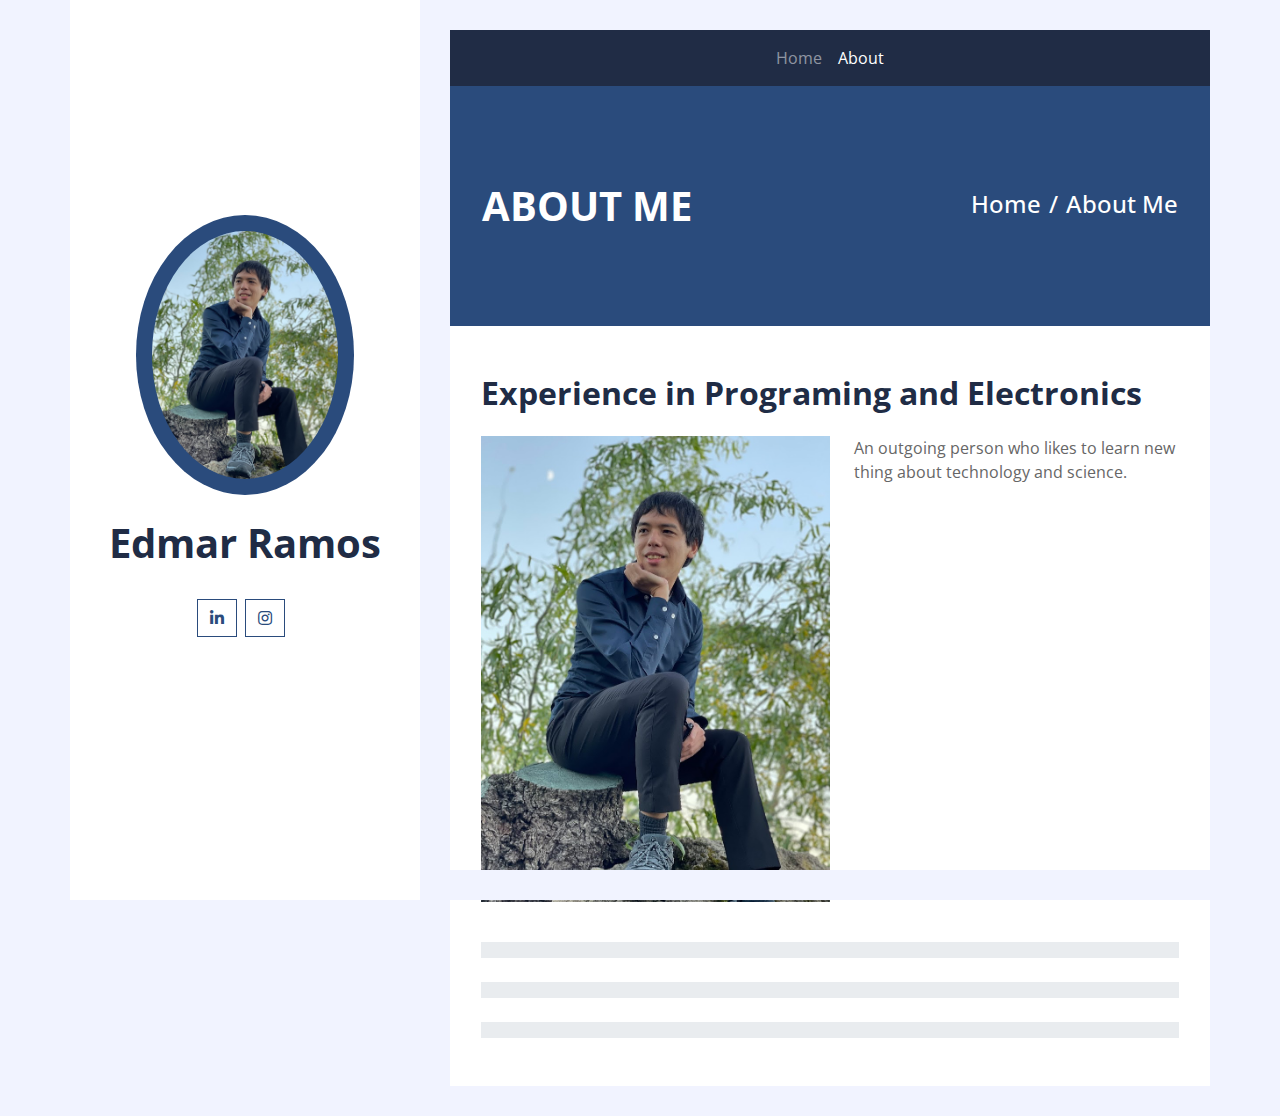
<file: about.html>
<!DOCTYPE html>
<html lang="en">
    <head>
        <meta charset="utf-8">
        <title>Edmar Ramos</title>
        <meta content="width=device-width, initial-scale=1.0" name="viewport">
        <meta content="Free Website Template" name="keywords">
        <meta content="Free Website Template" name="description">

        <!-- Favicon -->
        <link href="img/favicon.ico" rel="icon">
        <link rel="icon" type="image/png" href="img\calculator.png">
        <!-- Google Fonts -->
        <link href="https://fonts.googleapis.com/css2?family=Open+Sans:300;400;600;700;800&display=swap" rel="stylesheet">

        <!-- Font Awesome -->
        <link href="https://cdnjs.cloudflare.com/ajax/libs/font-awesome/5.10.0/css/all.min.css" rel="stylesheet">

        <!-- Customized Bootstrap Stylesheet -->
        <link href="css/style.css" rel="stylesheet">
    </head>

<body>
    <div class="wrapper">
        <div class="sidebar">
            <div class="sidebar-text d-flex flex-column h-100 justify-content-center text-center">
                <img class="mx-auto d-block w-75 bg-primary img-fluid rounded-circle mb-4 p-3" src="img/image.png" alt="Image">
                <h1 class="font-weight-bold">Edmar Ramos</h1>
                <p class="mb-4">
                   
                </p>
                <div class="d-flex justify-content-center mb-5">
   
                    <a class="btn btn-outline-primary mr-2" href="#"><i class="fab fa-linkedin-in"></i></a>
                    <a class="btn btn-outline-primary mr-2" href="#"><i class="fab fa-instagram"></i></a>
                </div>
          
            </div>
            <div class="sidebar-icon d-flex flex-column h-100 justify-content-center text-right">
                <i class="fas fa-2x fa-angle-double-right text-primary"></i>
            </div>
        </div>
        <div class="content">
            <!-- Navbar Start -->
            <div class="container p-0">
                <nav class="navbar navbar-expand-lg bg-secondary navbar-dark">
                    <a href="" class="navbar-brand d-block d-lg-none">Navigation</a>
                    <button type="button" class="navbar-toggler" data-toggle="collapse" data-target="#navbarCollapse">
                        <span class="navbar-toggler-icon"></span>
                    </button>
                    <div class="collapse navbar-collapse justify-content-between" id="navbarCollapse">
                        <div class="navbar-nav m-auto">
                            <a href="index.html" class="nav-item nav-link">Home</a>
                            <a href="about.html" class="nav-item nav-link active">About</a>
                            <!----
                            <div class="nav-item dropdown">
                                <a href="#" class="nav-link dropdown-toggle" data-toggle="dropdown">Pages</a>
                                <div class="dropdown-menu">
                                    <a href="blog.html" class="dropdown-item">Blog Grid</a>
                                    <a href="single.html" class="dropdown-item">Blog Detail</a>
                                </div>
                            
                            </div>
                        -->
                            <!----
                            <a href="contact.html" class="nav-item nav-link">Contact</a>
                            -->
                        </div>
                    </div>
                </nav>
            </div>
            <!-- Navbar End -->

            <!-- Page Header Start -->
            <div class="container py-5 px-2 bg-primary">
                <div class="row py-5 px-4">
                    <div class="col-sm-6 text-center text-md-left">
                        <h1 class="mb-3 mb-md-0 text-white text-uppercase font-weight-bold">About Me</h1>
                    </div>
                    <div class="col-sm-6 text-center text-md-right">
                        <div class="d-inline-flex pt-2">
                            <h4 class="m-0 text-white"><a class="text-white" href="index.html">Home</a></h4>
                            <h4 class="m-0 text-white px-2">/</h4>
                            <h4 class="m-0 text-white">About Me</h4>
                        </div>
                    </div>
                </div>
            </div>
            <!-- Page Header End -->


            <!-- About Start -->
            <div class="container bg-white pt-5">
                <div class="row px-3 pb-5">
                    <div class="col-md-12">
                        <h2 class="mb-4 font-weight-bold">Experience in Programing and Electronics</h2>
                        <img class="img-fluid float-left w-50 mr-4 mb-3" src="img/image.png" alt="Image">
                        <p class="m-0">
                            An outgoing person who likes to learn new thing about technology and science. 
                        </p>
                    </div>
                    <div class="col-md-12 pt-4">
                        <div class="d-flex flex-column skills">
                            <div class="progress w-100 mb-4">
                                <div class="progress-bar" role="progressbar" aria-valuenow="90" aria-valuemin="0" aria-valuemax="100">Programing</div>
                            </div>
                            <div class="progress w-100 mb-4">
                                <div class="progress-bar" role="progressbar" aria-valuenow="90" aria-valuemin="0" aria-valuemax="100">Electronics</div>
                            </div>
                            <div class="progress w-100">
                                <div class="progress-bar" role="progressbar" aria-valuenow="70" aria-valuemin="0" aria-valuemax="100">Nature and travel</div>
                            </div>
                        </div>
                    </div>
                </div>
            </div>
            <!-- About End -->


            <!-- Footer Start --
            <div class="container py-4 bg-secondary text-center">
                <p class="m-0 text-white">
                    &copy; <a class="text-white font-weight-bold" href="#">Your Site Name</a>. All Rights Reserved. Designed by <a class="text-white font-weight-bold" href="https://htmlcodex.com">HTML Codex</a>
                </p>
            </div>
            <!-- Footer End -->
        </div>
    </div>

    <!-- Back to Top -->
    <a href="#" class="back-to-top"><i class="fa fa-angle-double-up"></i></a>

    <!-- JavaScript Libraries -->
    <script src="https://code.jquery.com/jquery-3.4.1.min.js"></script>
    <script src="https://stackpath.bootstrapcdn.com/bootstrap/4.4.1/js/bootstrap.bundle.min.js"></script>
    <script src="lib/easing/easing.min.js"></script>
    <script src="lib/waypoints/waypoints.min.js"></script>

    <!-- Contact Javascript File -->
    <script src="mail/jqBootstrapValidation.min.js"></script>
    <script src="mail/contact.js"></script>

    <!-- Template Javascript -->
    <script src="js/main.js"></script>
</body>

</html>
</file>
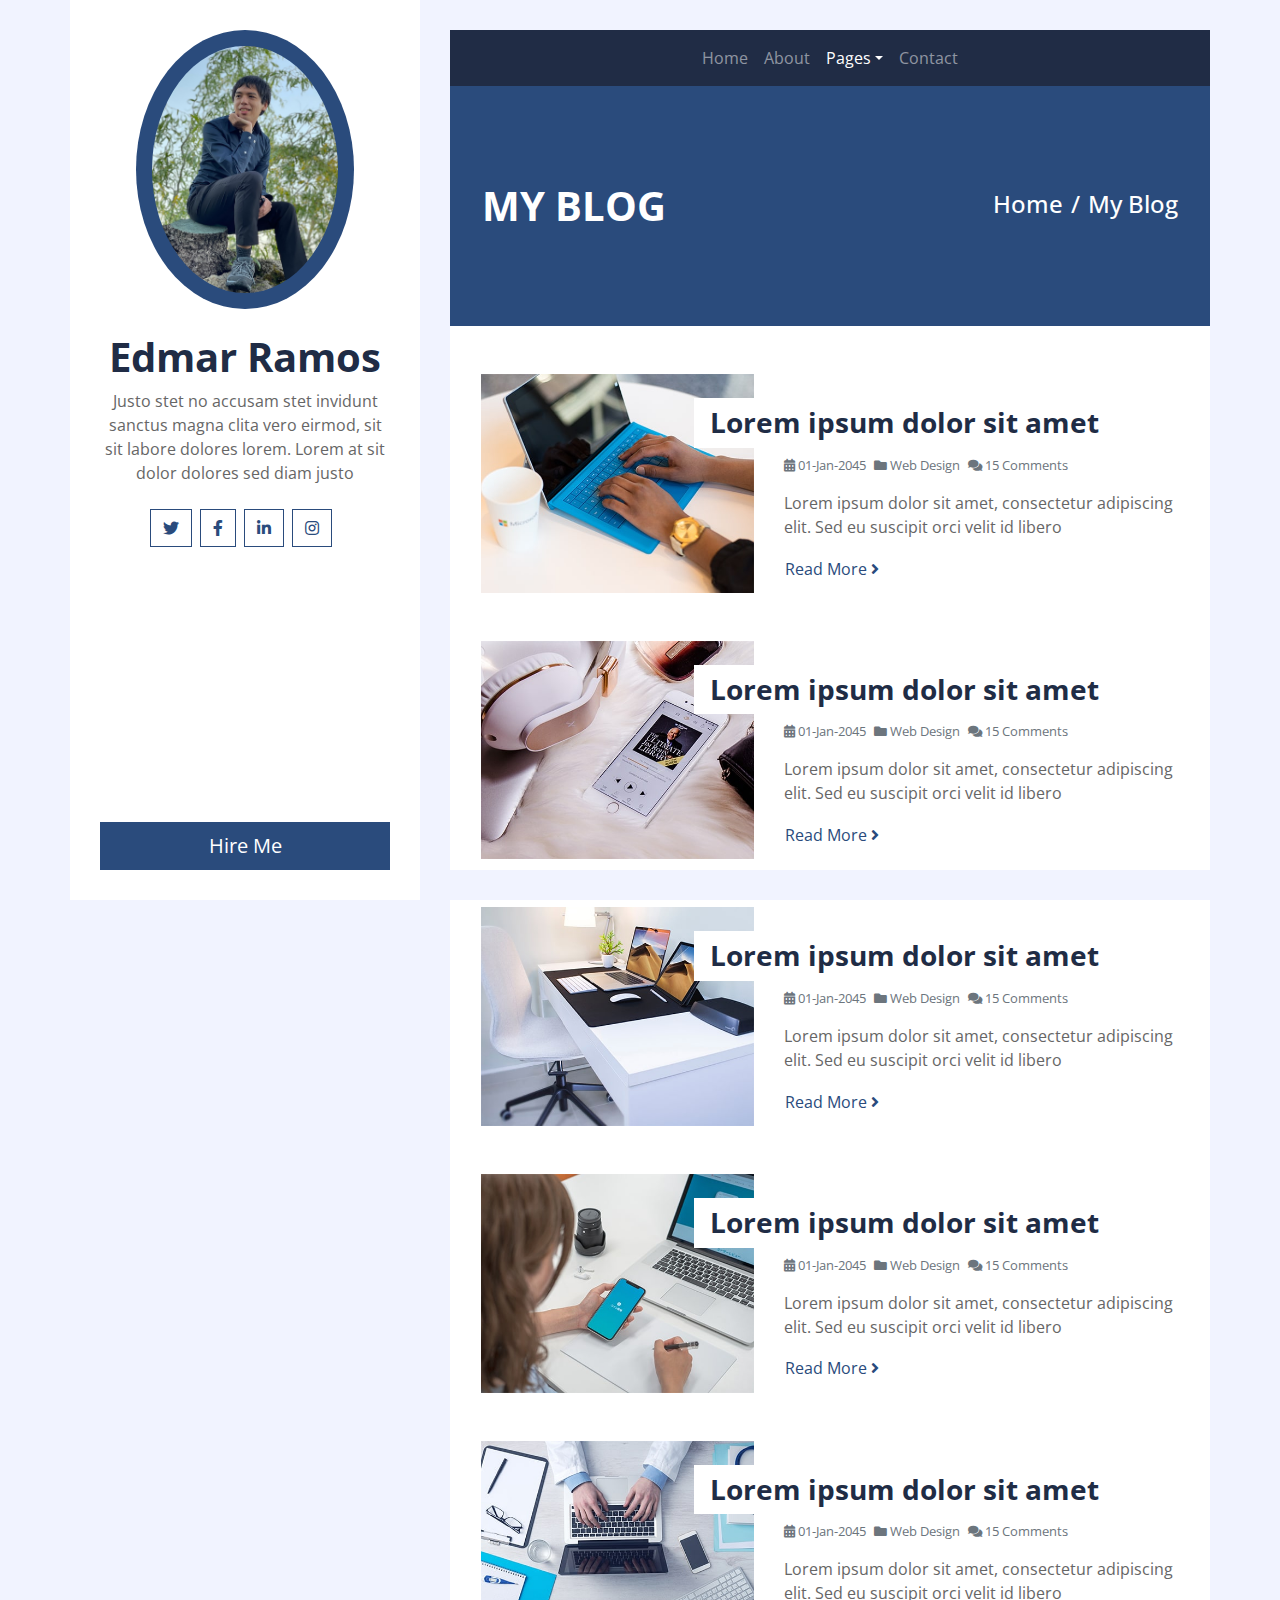
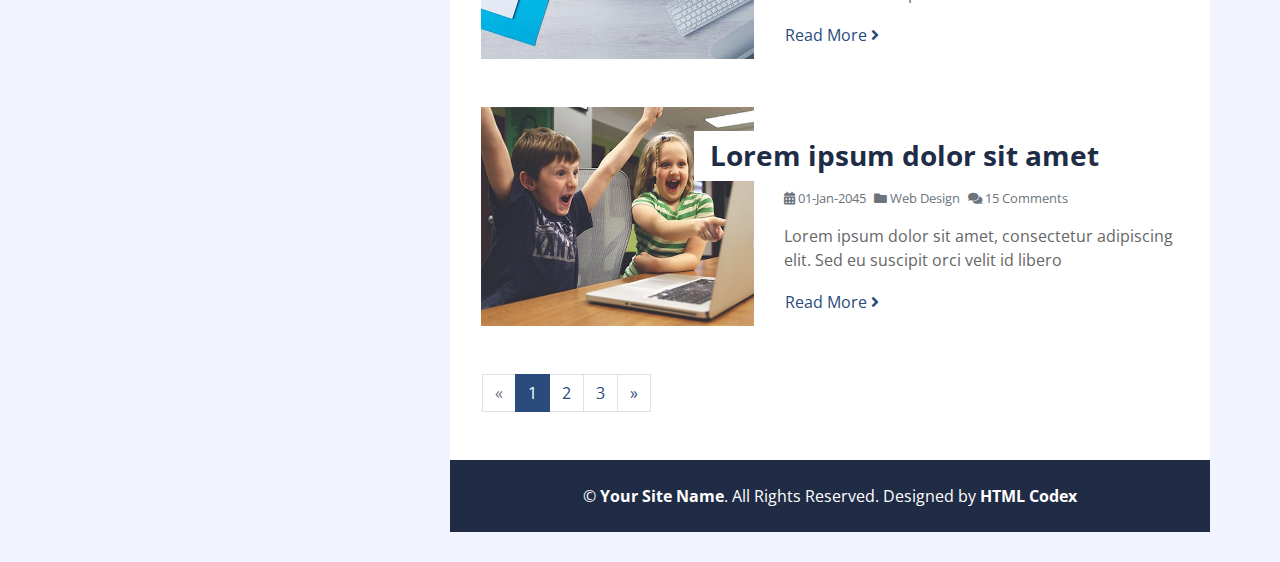
<file: blog.html>
<!DOCTYPE html>
<html lang="en">
    <head>
        <meta charset="utf-8">
        <title>Bloggy - Personal Blog Template</title>
        <meta content="width=device-width, initial-scale=1.0" name="viewport">
        <meta content="Free Website Template" name="keywords">
        <meta content="Free Website Template" name="description">

        <!-- Favicon -->
        <link href="img/favicon.ico" rel="icon">

        <!-- Google Fonts -->
        <link href="https://fonts.googleapis.com/css2?family=Open+Sans:300;400;600;700;800&display=swap" rel="stylesheet">

        <!-- Font Awesome -->
        <link href="https://cdnjs.cloudflare.com/ajax/libs/font-awesome/5.10.0/css/all.min.css" rel="stylesheet">

        <!-- Customized Bootstrap Stylesheet -->
        <link href="css/style.css" rel="stylesheet">
    </head>

<body>
    <div class="wrapper">
        <div class="sidebar">
            <div class="sidebar-text d-flex flex-column h-100 justify-content-center text-center">
                <img class="mx-auto d-block w-75 bg-primary img-fluid rounded-circle mb-4 p-3" src="img/image.png" alt="Image">
                <h1 class="font-weight-bold">Edmar Ramos</h1>
                <p class="mb-4">
                    Justo stet no accusam stet invidunt sanctus magna clita vero eirmod, sit sit labore dolores lorem. Lorem at sit dolor dolores sed diam justo
                </p>
                <div class="d-flex justify-content-center mb-5">
                    <a class="btn btn-outline-primary mr-2" href="#"><i class="fab fa-twitter"></i></a>
                    <a class="btn btn-outline-primary mr-2" href="#"><i class="fab fa-facebook-f"></i></a>
                    <a class="btn btn-outline-primary mr-2" href="#"><i class="fab fa-linkedin-in"></i></a>
                    <a class="btn btn-outline-primary mr-2" href="#"><i class="fab fa-instagram"></i></a>
                </div>
                <a href="" class="btn btn-lg btn-block btn-primary mt-auto">Hire Me</a>
            </div>
            <div class="sidebar-icon d-flex flex-column h-100 justify-content-center text-right">
                <i class="fas fa-2x fa-angle-double-right text-primary"></i>
            </div>
        </div>
        <div class="content">
            <!-- Navbar Start -->
            <div class="container p-0">
                <nav class="navbar navbar-expand-lg bg-secondary navbar-dark">
                    <a href="" class="navbar-brand d-block d-lg-none">Navigation</a>
                    <button type="button" class="navbar-toggler" data-toggle="collapse" data-target="#navbarCollapse">
                        <span class="navbar-toggler-icon"></span>
                    </button>
                    <div class="collapse navbar-collapse justify-content-between" id="navbarCollapse">
                        <div class="navbar-nav m-auto">
                            <a href="index.html" class="nav-item nav-link">Home</a>
                            <a href="about.html" class="nav-item nav-link">About</a>
                            <div class="nav-item dropdown">
                                <a href="#" class="nav-link dropdown-toggle active" data-toggle="dropdown">Pages</a>
                                <div class="dropdown-menu">
                                    <a href="blog.html" class="dropdown-item">Blog Grid</a>
                                    <a href="single.html" class="dropdown-item">Blog Detail</a>
                                </div>
                            </div>
                            <a href="contact.html" class="nav-item nav-link">Contact</a>
                        </div>
                    </div>
                </nav>
            </div>
            <!-- Navbar End -->

            <!-- Page Header Start -->
            <div class="container py-5 px-2 bg-primary">
                <div class="row py-5 px-4">
                    <div class="col-sm-6 text-center text-md-left">
                        <h1 class="mb-3 mb-md-0 text-white text-uppercase font-weight-bold">My Blog</h1>
                    </div>
                    <div class="col-sm-6 text-center text-md-right">
                        <div class="d-inline-flex pt-2">
                            <h4 class="m-0 text-white"><a class="text-white" href="">Home</a></h4>
                            <h4 class="m-0 text-white px-2">/</h4>
                            <h4 class="m-0 text-white">My Blog</h4>
                        </div>
                    </div>
                </div>
            </div>
            <!-- Page Header End -->
                
                
                <!-- Blog List Start -->
                <div class="container bg-white pt-5">
                    <div class="row blog-item px-3 pb-5">
                        <div class="col-md-5">
                            <img class="img-fluid mb-4 mb-md-0" src="img/blog-1.jpg" alt="Image">
                        </div>
                        <div class="col-md-7">
                            <h3 class="mt-md-4 px-md-3 mb-2 py-2 bg-white font-weight-bold">Lorem ipsum dolor sit amet</h3>
                            <div class="d-flex mb-3">
                                <small class="mr-2 text-muted"><i class="fa fa-calendar-alt"></i> 01-Jan-2045</small>
                                <small class="mr-2 text-muted"><i class="fa fa-folder"></i> Web Design</small>
                                <small class="mr-2 text-muted"><i class="fa fa-comments"></i> 15 Comments</small>
                            </div>
                            <p>
                                Lorem ipsum dolor sit amet, consectetur adipiscing elit. Sed eu suscipit orci velit id libero
                            </p>
                            <a class="btn btn-link p-0" href="">Read More <i class="fa fa-angle-right"></i></a>
                        </div>
                    </div>
                    <div class="row blog-item px-3 pb-5">
                        <div class="col-md-5">
                            <img class="img-fluid mb-4 mb-md-0" src="img/blog-2.jpg" alt="Image">
                        </div>
                        <div class="col-md-7">
                            <h3 class="mt-md-4 px-md-3 mb-2 py-2 bg-white font-weight-bold">Lorem ipsum dolor sit amet</h3>
                            <div class="d-flex mb-3">
                                <small class="mr-2 text-muted"><i class="fa fa-calendar-alt"></i> 01-Jan-2045</small>
                                <small class="mr-2 text-muted"><i class="fa fa-folder"></i> Web Design</small>
                                <small class="mr-2 text-muted"><i class="fa fa-comments"></i> 15 Comments</small>
                            </div>
                            <p>
                                Lorem ipsum dolor sit amet, consectetur adipiscing elit. Sed eu suscipit orci velit id libero
                            </p>
                            <a class="btn btn-link p-0" href="">Read More <i class="fa fa-angle-right"></i></a>
                        </div>
                    </div>
                    <div class="row blog-item px-3 pb-5">
                        <div class="col-md-5">
                            <img class="img-fluid mb-4 mb-md-0" src="img/blog-3.jpg" alt="Image">
                        </div>
                        <div class="col-md-7">
                            <h3 class="mt-md-4 px-md-3 mb-2 py-2 bg-white font-weight-bold">Lorem ipsum dolor sit amet</h3>
                            <div class="d-flex mb-3">
                                <small class="mr-2 text-muted"><i class="fa fa-calendar-alt"></i> 01-Jan-2045</small>
                                <small class="mr-2 text-muted"><i class="fa fa-folder"></i> Web Design</small>
                                <small class="mr-2 text-muted"><i class="fa fa-comments"></i> 15 Comments</small>
                            </div>
                            <p>
                                Lorem ipsum dolor sit amet, consectetur adipiscing elit. Sed eu suscipit orci velit id libero
                            </p>
                            <a class="btn btn-link p-0" href="">Read More <i class="fa fa-angle-right"></i></a>
                        </div>
                    </div>
                    <div class="row blog-item px-3 pb-5">
                        <div class="col-md-5">
                            <img class="img-fluid mb-4 mb-md-0" src="img/blog-4.jpg" alt="Image">
                        </div>
                        <div class="col-md-7">
                            <h3 class="mt-md-4 px-md-3 mb-2 py-2 bg-white font-weight-bold">Lorem ipsum dolor sit amet</h3>
                            <div class="d-flex mb-3">
                                <small class="mr-2 text-muted"><i class="fa fa-calendar-alt"></i> 01-Jan-2045</small>
                                <small class="mr-2 text-muted"><i class="fa fa-folder"></i> Web Design</small>
                                <small class="mr-2 text-muted"><i class="fa fa-comments"></i> 15 Comments</small>
                            </div>
                            <p>
                                Lorem ipsum dolor sit amet, consectetur adipiscing elit. Sed eu suscipit orci velit id libero
                            </p>
                            <a class="btn btn-link p-0" href="">Read More <i class="fa fa-angle-right"></i></a>
                        </div>
                    </div>
                    <div class="row blog-item px-3 pb-5">
                        <div class="col-md-5">
                            <img class="img-fluid mb-4 mb-md-0" src="img/blog-5.jpg" alt="Image">
                        </div>
                        <div class="col-md-7">
                            <h3 class="mt-md-4 px-md-3 mb-2 py-2 bg-white font-weight-bold">Lorem ipsum dolor sit amet</h3>
                            <div class="d-flex mb-3">
                                <small class="mr-2 text-muted"><i class="fa fa-calendar-alt"></i> 01-Jan-2045</small>
                                <small class="mr-2 text-muted"><i class="fa fa-folder"></i> Web Design</small>
                                <small class="mr-2 text-muted"><i class="fa fa-comments"></i> 15 Comments</small>
                            </div>
                            <p>
                                Lorem ipsum dolor sit amet, consectetur adipiscing elit. Sed eu suscipit orci velit id libero
                            </p>
                            <a class="btn btn-link p-0" href="">Read More <i class="fa fa-angle-right"></i></a>
                        </div>
                    </div>
                    <div class="row blog-item px-3 pb-5">
                        <div class="col-md-5">
                            <img class="img-fluid mb-4 mb-md-0" src="img/blog-6.jpg" alt="Image">
                        </div>
                        <div class="col-md-7">
                            <h3 class="mt-md-4 px-md-3 mb-2 py-2 bg-white font-weight-bold">Lorem ipsum dolor sit amet</h3>
                            <div class="d-flex mb-3">
                                <small class="mr-2 text-muted"><i class="fa fa-calendar-alt"></i> 01-Jan-2045</small>
                                <small class="mr-2 text-muted"><i class="fa fa-folder"></i> Web Design</small>
                                <small class="mr-2 text-muted"><i class="fa fa-comments"></i> 15 Comments</small>
                            </div>
                            <p>
                                Lorem ipsum dolor sit amet, consectetur adipiscing elit. Sed eu suscipit orci velit id libero
                            </p>
                            <a class="btn btn-link p-0" href="">Read More <i class="fa fa-angle-right"></i></a>
                        </div>
                    </div>
                    <div class="row px-3 pb-5">
                        <nav aria-label="Page navigation">
                          <ul class="pagination m-0 mx-3">
                            <li class="page-item disabled">
                              <a class="page-link" href="#" aria-label="Previous">
                                <span aria-hidden="true">&laquo;</span>
                                <span class="sr-only">Previous</span>
                              </a>
                            </li>
                            <li class="page-item active"><a class="page-link" href="#">1</a></li>
                            <li class="page-item"><a class="page-link" href="#">2</a></li>
                            <li class="page-item"><a class="page-link" href="#">3</a></li>
                            <li class="page-item">
                              <a class="page-link" href="#" aria-label="Next">
                                <span aria-hidden="true">&raquo;</span>
                                <span class="sr-only">Next</span>
                              </a>
                            </li>
                          </ul>
                        </nav>
                    </div>
                </div>
                <!-- Blog List End -->
                
                
                <!-- Footer Start -->
                <div class="container py-4 bg-secondary text-center">
                    <p class="m-0 text-white">
                        &copy; <a class="text-white font-weight-bold" href="#">Your Site Name</a>. All Rights Reserved. Designed by <a class="text-white font-weight-bold" href="https://htmlcodex.com">HTML Codex</a>
                    </p>
                </div>
                <!-- Footer End -->
            </div>
        </div>
        
        <!-- Back to Top -->
        <a href="#" class="back-to-top"><i class="fa fa-angle-double-up"></i></a>
        
        <!-- JavaScript Libraries -->
        <script src="https://code.jquery.com/jquery-3.4.1.min.js"></script>
        <script src="https://stackpath.bootstrapcdn.com/bootstrap/4.4.1/js/bootstrap.bundle.min.js"></script>
        <script src="lib/easing/easing.min.js"></script>
        <script src="lib/waypoints/waypoints.min.js"></script>

        <!-- Contact Javascript File -->
        <script src="mail/jqBootstrapValidation.min.js"></script>
        <script src="mail/contact.js"></script>

        <!-- Template Javascript -->
        <script src="js/main.js"></script>
    </body>
</html>
</file>
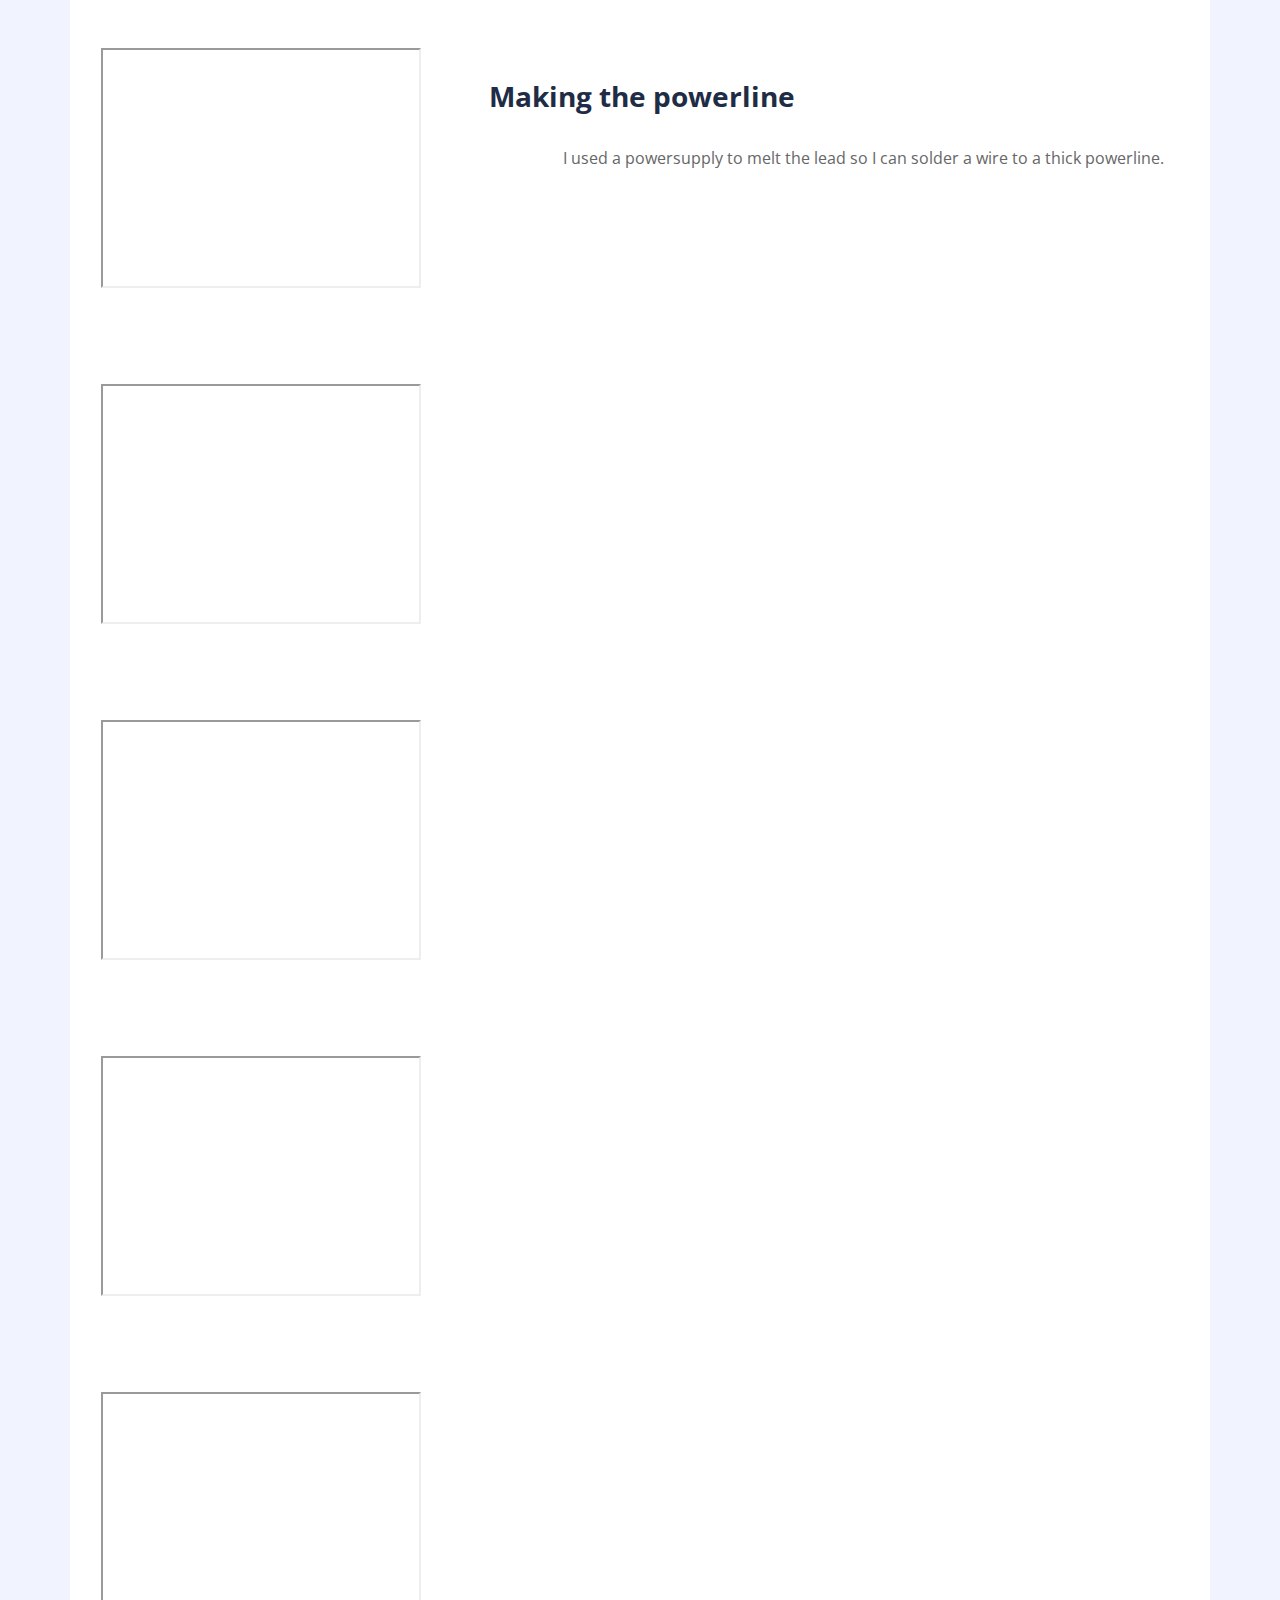
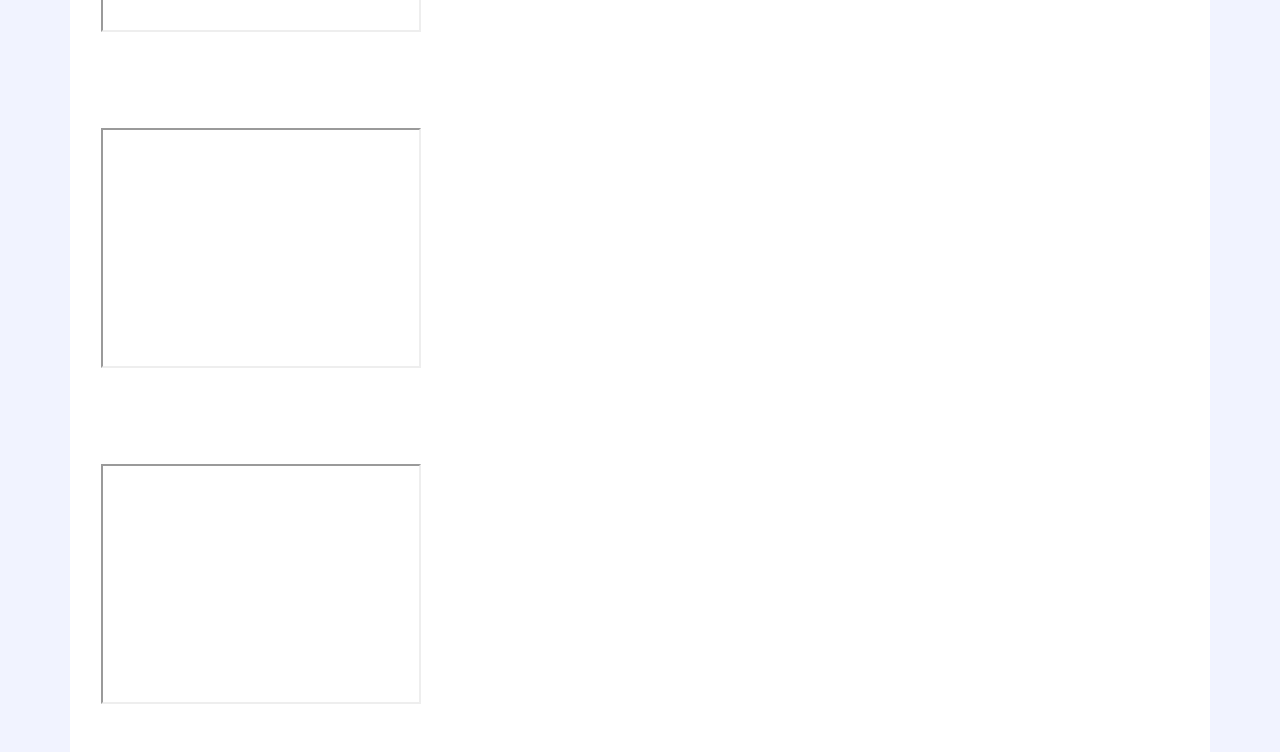
<file: burble.html>
<head>
    <meta charset="utf-8">
    <title>Edmar Ramos</title>
    <meta content="width=device-width, initial-scale=1.0" name="viewport">
    <meta content="Free Website Template" name="keywords">
    <meta content="Free Website Template" name="description">
    <!-- 
    <meta http-equiv="Refresh" content="0; url='https://er2395851.github.io/Edmar/index.html'">
    -->
    
    <!-- Favicon -->
    <script src="https://code.jquery.com/jquery-3.4.1.js"></script>
    <link href="img/favicon.ico" rel="icon">
    <link rel="icon" type="image/png" href="img\bitmoji.PNG">
    <!-- Google Fonts -->
    <link href="https://fonts.googleapis.com/css2?family=Open+Sans:300;400;600;700;800&display=swap" rel="stylesheet">

    <!-- Font Awesome -->
    <link href="https://cdnjs.cloudflare.com/ajax/libs/font-awesome/5.10.0/css/all.min.css" rel="stylesheet">

    <!-- Customized Bootstrap Stylesheet -->
    <link href="css/style.css" rel="stylesheet">
</head>
<body>

    <div class="container bg-white pt-5">
    <div class="row blog-item px-3 pb-5">
        <div class="col-md-5">
      
              <iframe src="https://drive.google.com/file/d/1gYi5l5VA8cFj2aoQd_4x1UjvE0AdVDSS/preview" width="320" height="240" allow="autoplay"></iframe>
        </div>
        <div class="col-md-7">
            <h3 class="mt-md-4 px-md-3 mb-2 py-2 bg-white font-weight-bold">Making the powerline</h3>
            <div class="d-flex mb-3">
             
               
            </div>
            <p>
                I used a powersupply to melt the lead so I can solder a wire to a thick powerline.
            </p>
        
        </div>
    </div>
    </div>
    <!-- 
        another entry
    -->
    <div class="container bg-white pt-5">
        <div class="row blog-item px-3 pb-5">
            <div class="col-md-5">


                <iframe src="https://drive.google.com/file/d/1Hg9pSsmG7Ag0lMVRcHvhSecHaEw9eneh/preview" 
                width="320" height="240" allow="autoplay"></iframe>
          
            </div>
            <div class="col-md-7">
                <h3 class="mt-md-4 px-md-3 mb-2 py-2 bg-white font-weight-bold"></h3>
                <div class="d-flex mb-3">
                 
                   
                </div>
                <p>
                   
                </p>
            
            </div>
        </div>
        </div>

         <!-- 
        another entry
    -->
    <div class="container bg-white pt-5">
        <div class="row blog-item px-3 pb-5">
            <div class="col-md-5">

            
               
                <iframe src=

                "https://drive.google.com/file/d/1EbikESDJYsJHrWkC_G_pr6OzvS7b0F04/preview"
                width="320" height="240" allow="autoplay"></iframe>
              
            </div>
            <div class="col-md-7">
                <h3 class="mt-md-4 px-md-3 mb-2 py-2 bg-white font-weight-bold"></h3>
                <div class="d-flex mb-3">
                 
                   
                </div>
                <p>
                   
                </p>
            
            </div>
        </div>
        </div>

 <!-- 
        another entry
    -->
    <div class="container bg-white pt-5">
        <div class="row blog-item px-3 pb-5">
            <div class="col-md-5">

                <iframe src=

                "https://drive.google.com/file/d/1yv4xpvDkWsoghxhyi95Lv628eyxH3XEv/preview"
                width="320" height="240" allow="autoplay"></iframe>
       
            </div>
            <div class="col-md-7">
                <h3 class="mt-md-4 px-md-3 mb-2 py-2 bg-white font-weight-bold"></h3>
                <div class="d-flex mb-3">
                 
                   
                </div>
                <p>
                   
                </p>
            
            </div>
        </div>
        </div>
        <!-- 
        another entry
    -->
    <div class="container bg-white pt-5">
        <div class="row blog-item px-3 pb-5">
            <div class="col-md-5">

          
                <iframe src=

                "https://drive.google.com/file/d/1zpMi839E-Z4Vyg70Xp0O3tHUvlUOAXRH/preview"
                width="320" height="240" allow="autoplay"></iframe>
            
            </div>
            <div class="col-md-7">
                <h3 class="mt-md-4 px-md-3 mb-2 py-2 bg-white font-weight-bold"></h3>
                <div class="d-flex mb-3">
                 
                   
                </div>
                <p>
                   
                </p>
            
            </div>
        </div>
        </div>
        <!-- 
        another entry
    -->
    <div class="container bg-white pt-5">
        <div class="row blog-item px-3 pb-5">
            <div class="col-md-5">

               
                <iframe src="https://drive.google.com/file/d/1TpmxlsDRGfAkhc72BIDYiIWw1b_klPGk/preview" 
                width="320" height="240" allow="autoplay"></iframe>
          
            </div>
            <div class="col-md-7">
                <h3 class="mt-md-4 px-md-3 mb-2 py-2 bg-white font-weight-bold"></h3>
                <div class="d-flex mb-3">
                 
                   
                </div>
                <p>
                   
                </p>
            
            </div>
        </div>
        </div>
        <!-- 
        another entry
    -->
    <div class="container bg-white pt-5">
        <div class="row blog-item px-3 pb-5">
            <div class="col-md-5">

           
                

                <iframe src="https://drive.google.com/file/d/1nxcxQDGuaP67CY1AQIRlsJB0p74Or3Sa/preview" 
                width="320" height="240" allow="autoplay"></iframe>
            </div>
            <div class="col-md-7">
                <h3 class="mt-md-4 px-md-3 mb-2 py-2 bg-white font-weight-bold"></h3>
                <div class="d-flex mb-3">
                 
                   
                </div>
                <p>
                   
                </p>
            
            </div>
        </div>
        </div>
     


  

    
</div>
</body>
</file>
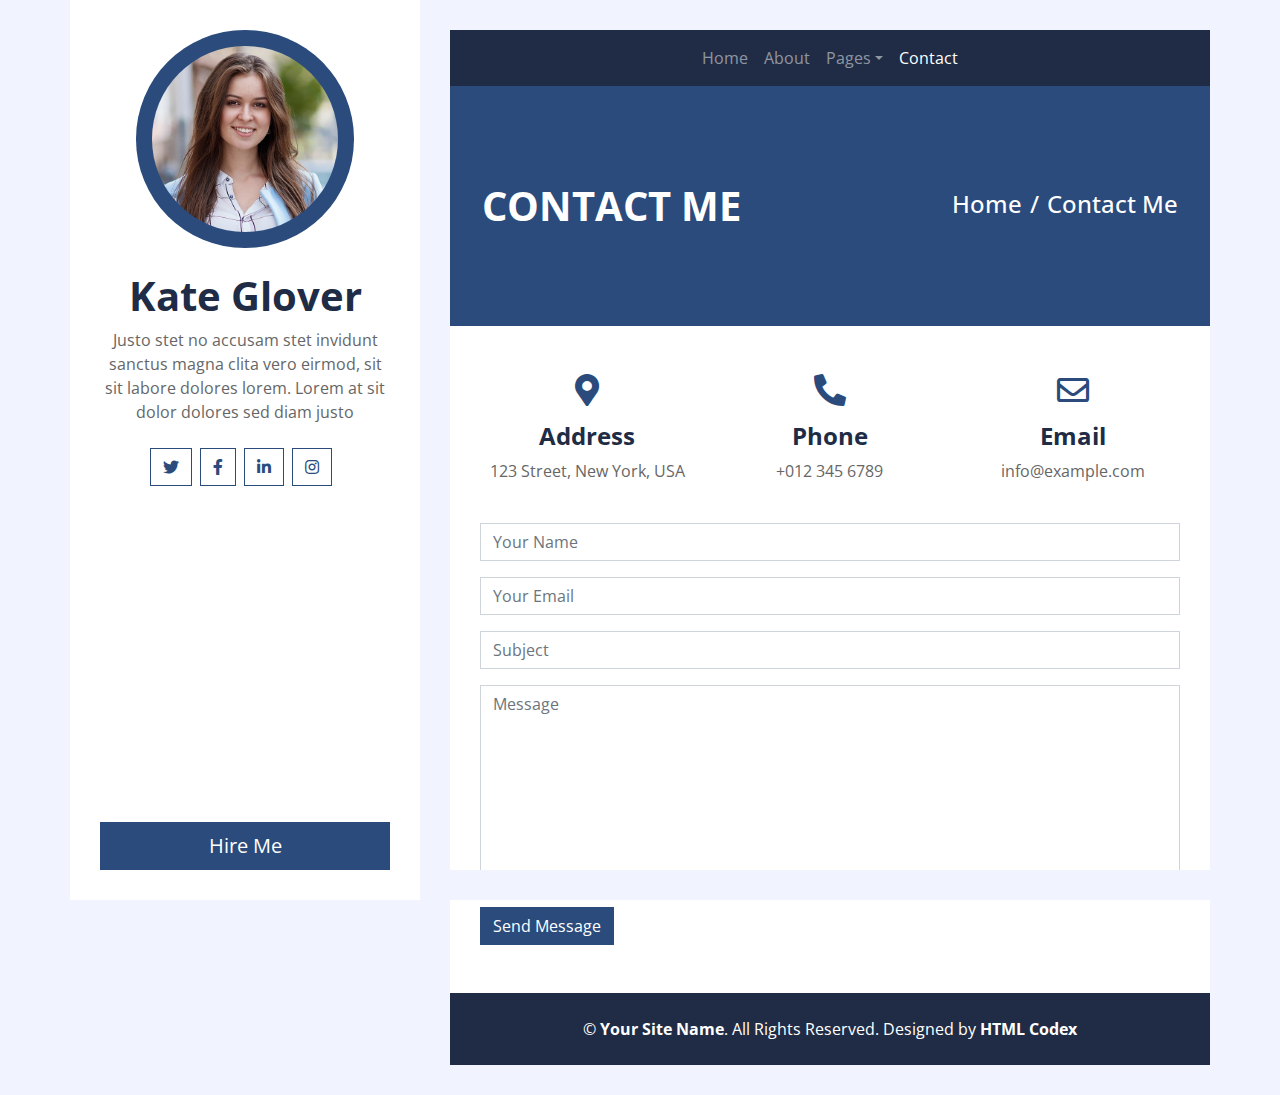
<file: contact.html>
<!DOCTYPE html>
<html lang="en">
    <head>
        <meta charset="utf-8">
        <title>Bloggy - Personal Blog Template</title>
        <meta content="width=device-width, initial-scale=1.0" name="viewport">
        <meta content="Free Website Template" name="keywords">
        <meta content="Free Website Template" name="description">

        <!-- Favicon -->
        <link href="img/favicon.ico" rel="icon">

        <!-- Google Fonts -->
        <link href="https://fonts.googleapis.com/css2?family=Open+Sans:300;400;600;700;800&display=swap" rel="stylesheet">

        <!-- Font Awesome -->
        <link href="https://cdnjs.cloudflare.com/ajax/libs/font-awesome/5.10.0/css/all.min.css" rel="stylesheet">

        <!-- Customized Bootstrap Stylesheet -->
        <link href="css/style.css" rel="stylesheet">
    </head>

<body>
    <div class="wrapper">
        <div class="sidebar">
            <div class="sidebar-text d-flex flex-column h-100 justify-content-center text-center">
                <img class="mx-auto d-block w-75 bg-primary img-fluid rounded-circle mb-4 p-3" src="img/profile.jpg" alt="Image">
                <h1 class="font-weight-bold">Kate Glover</h1>
                <p class="mb-4">
                    Justo stet no accusam stet invidunt sanctus magna clita vero eirmod, sit sit labore dolores lorem. Lorem at sit dolor dolores sed diam justo
                </p>
                <div class="d-flex justify-content-center mb-5">
                    <a class="btn btn-outline-primary mr-2" href="#"><i class="fab fa-twitter"></i></a>
                    <a class="btn btn-outline-primary mr-2" href="#"><i class="fab fa-facebook-f"></i></a>
                    <a class="btn btn-outline-primary mr-2" href="#"><i class="fab fa-linkedin-in"></i></a>
                    <a class="btn btn-outline-primary mr-2" href="#"><i class="fab fa-instagram"></i></a>
                </div>
                <a href="" class="btn btn-lg btn-block btn-primary mt-auto">Hire Me</a>
            </div>
            <div class="sidebar-icon d-flex flex-column h-100 justify-content-center text-right">
                <i class="fas fa-2x fa-angle-double-right text-primary"></i>
            </div>
        </div>
        <div class="content">
            <!-- Navbar Start -->
            <div class="container p-0">
                <nav class="navbar navbar-expand-lg bg-secondary navbar-dark">
                    <a href="" class="navbar-brand d-block d-lg-none">Navigation</a>
                    <button type="button" class="navbar-toggler" data-toggle="collapse" data-target="#navbarCollapse">
                        <span class="navbar-toggler-icon"></span>
                    </button>
                    <div class="collapse navbar-collapse justify-content-between" id="navbarCollapse">
                        <div class="navbar-nav m-auto">
                            <a href="index.html" class="nav-item nav-link">Home</a>
                            <a href="about.html" class="nav-item nav-link">About</a>
                            <div class="nav-item dropdown">
                                <a href="#" class="nav-link dropdown-toggle" data-toggle="dropdown">Pages</a>
                                <div class="dropdown-menu">
                                    <a href="blog.html" class="dropdown-item">Blog Grid</a>
                                    <a href="single.html" class="dropdown-item">Blog Detail</a>
                                </div>
                            </div>
                            <a href="contact.html" class="nav-item nav-link active">Contact</a>
                        </div>
                    </div>
                </nav>
            </div>
            <!-- Navbar End -->

            <!-- Page Header Start -->
            <div class="container py-5 px-2 bg-primary">
                <div class="row py-5 px-4">
                    <div class="col-sm-6 text-center text-md-left">
                        <h1 class="mb-3 mb-md-0 text-white text-uppercase font-weight-bold">Contact Me</h1>
                    </div>
                    <div class="col-sm-6 text-center text-md-right">
                        <div class="d-inline-flex pt-2">
                            <h4 class="m-0 text-white"><a class="text-white" href="">Home</a></h4>
                            <h4 class="m-0 text-white px-2">/</h4>
                            <h4 class="m-0 text-white">Contact Me</h4>
                        </div>
                    </div>
                </div>
            </div>
            <!-- Page Header End -->


            <!-- Contact Start -->
            <div class="container bg-white pt-5">
                <div class="row px-3 pb-2">
                    <div class="col-sm-4 text-center mb-3">
                        <i class="fa fa-2x fa-map-marker-alt mb-3 text-primary"></i>
                        <h4 class="font-weight-bold">Address</h4>
                        <p>123 Street, New York, USA</p>
                    </div>
                    <div class="col-sm-4 text-center mb-3">
                        <i class="fa fa-2x fa-phone-alt mb-3 text-primary"></i>
                        <h4 class="font-weight-bold">Phone</h4>
                        <p>+012 345 6789</p>
                    </div>
                    <div class="col-sm-4 text-center mb-3">
                        <i class="far fa-2x fa-envelope mb-3 text-primary"></i>
                        <h4 class="font-weight-bold">Email</h4>
                        <p>info@example.com</p>
                    </div>
                </div>
                <div class="col-md-12 pb-5">
                    <div class="contact-form">
                        <div id="success"></div>
                        <form name="sentMessage" id="contactForm" novalidate="novalidate">
                            <div class="control-group">
                                <input type="text" class="form-control" id="name" placeholder="Your Name" required="required" data-validation-required-message="Please enter your name" />
                                <p class="help-block text-danger"></p>
                            </div>
                            <div class="control-group">
                                <input type="email" class="form-control" id="email" placeholder="Your Email" required="required" data-validation-required-message="Please enter your email" />
                                <p class="help-block text-danger"></p>
                            </div>
                            <div class="control-group">
                                <input type="text" class="form-control" id="subject" placeholder="Subject" required="required" data-validation-required-message="Please enter a subject" />
                                <p class="help-block text-danger"></p>
                            </div>
                            <div class="control-group">
                                <textarea class="form-control" rows="8" id="message" placeholder="Message" required="required" data-validation-required-message="Please enter your message"></textarea>
                                <p class="help-block text-danger"></p>
                            </div>
                            <div>
                                <button class="btn btn-primary" type="submit" id="sendMessageButton">Send Message</button>
                            </div>
                        </form>
                    </div>
                </div>
            </div>
            <!-- Contact End -->


            <!-- Footer Start -->
            <div class="container py-4 bg-secondary text-center">
                <p class="m-0 text-white">
                    &copy; <a class="text-white font-weight-bold" href="#">Your Site Name</a>. All Rights Reserved. Designed by <a class="text-white font-weight-bold" href="https://htmlcodex.com">HTML Codex</a>
                </p>
            </div>
            <!-- Footer End -->
        </div>
    </div>

    <!-- Back to Top -->
    <a href="#" class="back-to-top"><i class="fa fa-angle-double-up"></i></a>

    <!-- JavaScript Libraries -->
    <script src="https://code.jquery.com/jquery-3.4.1.min.js"></script>
    <script src="https://stackpath.bootstrapcdn.com/bootstrap/4.4.1/js/bootstrap.bundle.min.js"></script>
    <script src="lib/easing/easing.min.js"></script>
    <script src="lib/waypoints/waypoints.min.js"></script>

    <!-- Contact Javascript File -->
    <script src="mail/jqBootstrapValidation.min.js"></script>
    <script src="mail/contact.js"></script>

    <!-- Template Javascript -->
    <script src="js/main.js"></script>
</body>

</html>
</file>
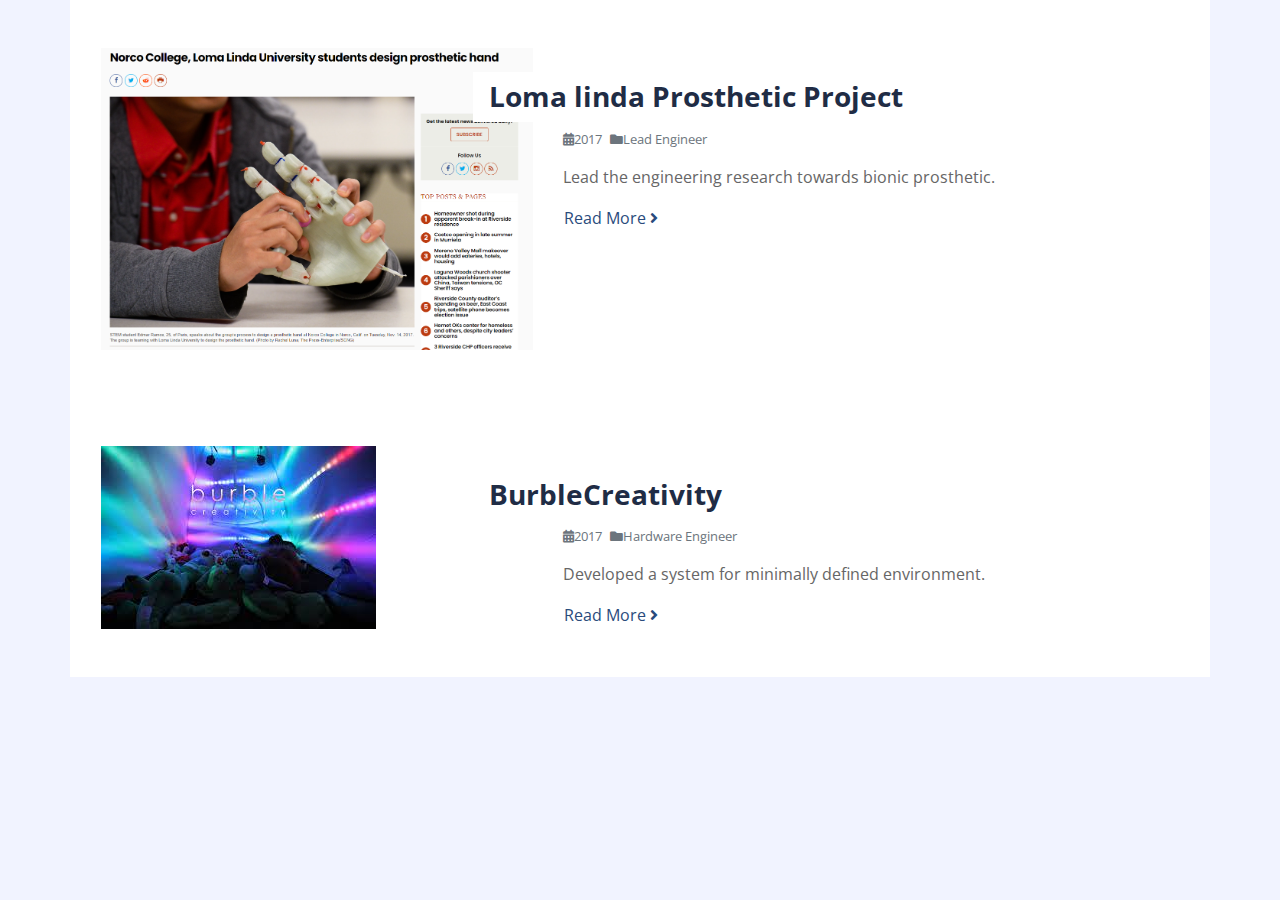
<file: electronics.html>
<head>
    <meta charset="utf-8">
    <title>Edmar Ramos</title>
    <meta content="width=device-width, initial-scale=1.0" name="viewport">
    <meta content="Free Website Template" name="keywords">
    <meta content="Free Website Template" name="description">
    <!-- 
    <meta http-equiv="Refresh" content="0; url='https://er2395851.github.io/Edmar/index.html'">
    -->
    
    <!-- Favicon -->
    <script src="https://code.jquery.com/jquery-3.4.1.js"></script>
    <link href="img/favicon.ico" rel="icon">
    <link rel="icon" type="image/png" href="img\bitmoji.PNG">
    <!-- Google Fonts -->
    <link href="https://fonts.googleapis.com/css2?family=Open+Sans:300;400;600;700;800&display=swap" rel="stylesheet">

    <!-- Font Awesome -->
    <link href="https://cdnjs.cloudflare.com/ajax/libs/font-awesome/5.10.0/css/all.min.css" rel="stylesheet">

    <!-- Customized Bootstrap Stylesheet -->
    <link href="css/style.css" rel="stylesheet">
</head>
<body>

    <div class="container bg-white pt-5">
    <div class="row blog-item px-3 pb-5">
        <div class="col-md-5">
            <img class="img-fluid mb-4 mb-md-0" src="img/prosthetic project.PNG" alt="Image">
        </div>
        <div class="col-md-7">
            <h3 class="mt-md-4 px-md-3 mb-2 py-2 bg-white font-weight-bold">Loma linda Prosthetic Project</h3>
            <div class="d-flex mb-3">
                <small class="mr-2 text-muted"><i class="fa fa-calendar-alt"></i>2017</small>
                <small class="mr-2 text-muted"><i class="fa fa-folder"></i>Lead Engineer</small>
               
            </div>
            <p>
                Lead the engineering research towards bionic prosthetic.
            </p>
            <a class="btn btn-link p-0" href="prosthetic.html">Read More <i class="fa fa-angle-right"></i></a>
        </div>
    </div>
    </div>

    <!--
        burble
    -->
    <div class="container bg-white pt-5">
        <div class="row blog-item px-3 pb-5">
            <div class="col-md-5">
                <img class="img-fluid mb-4 mb-md-0" src="img/Burble.jpg" alt="Image">
            </div>
            <div class="col-md-7">
                <h3 class="mt-md-4 px-md-3 mb-2 py-2 bg-white font-weight-bold">BurbleCreativity</h3>
                <div class="d-flex mb-3">
                    <small class="mr-2 text-muted"><i class="fa fa-calendar-alt"></i>2017</small>
                    <small class="mr-2 text-muted"><i class="fa fa-folder"></i>Hardware Engineer</small>
                   
                </div>
                <p>
                   Developed a system for minimally defined environment.
                </p>
                <a class="btn btn-link p-0" href="burble.html">Read More <i class="fa fa-angle-right"></i></a>
            </div>
        </div>
        </div>
    
</div>
</body>
</file>
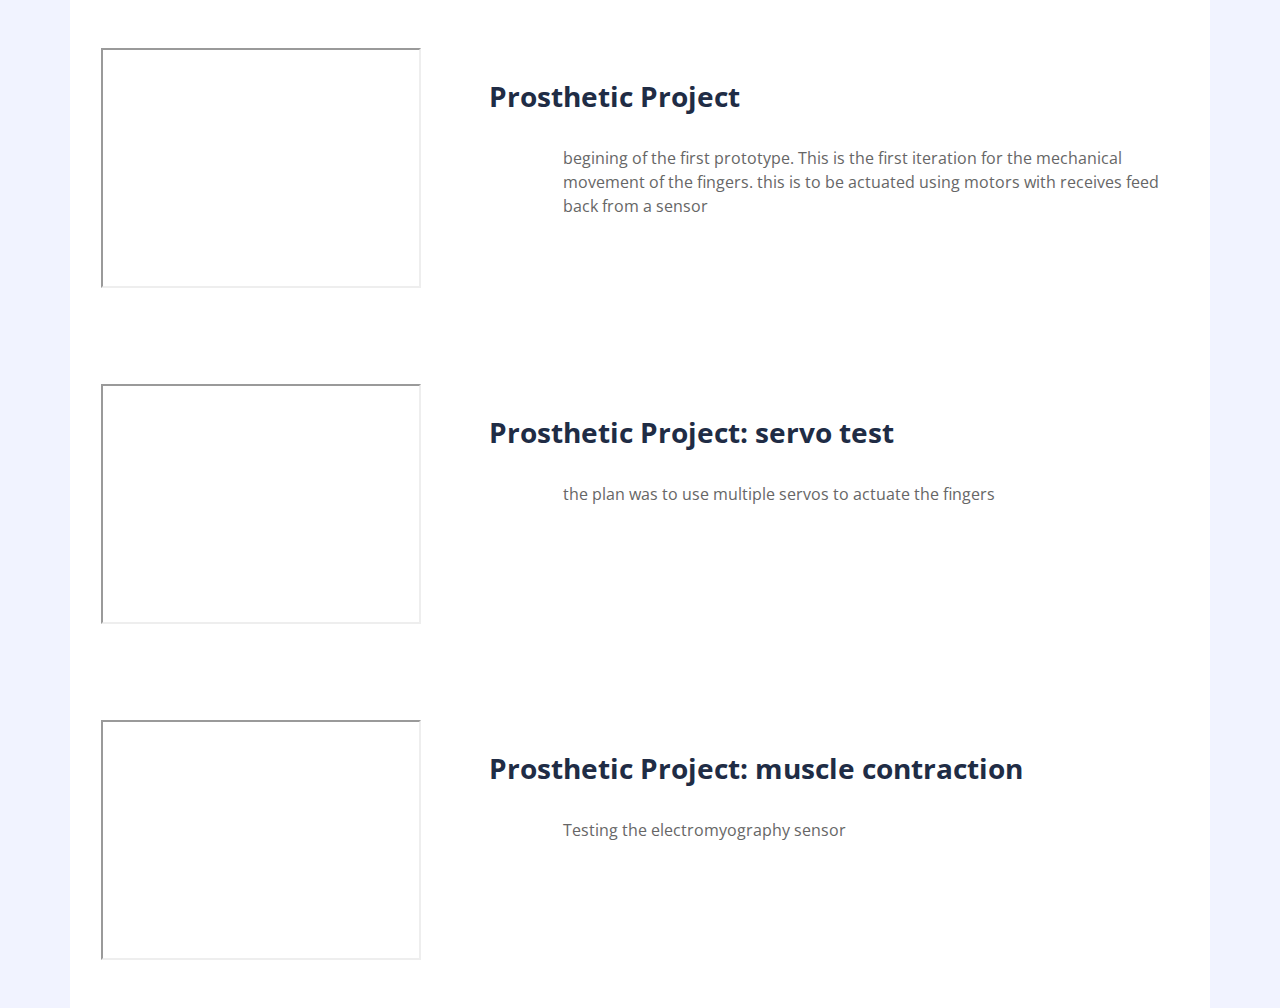
<file: prosthetic.html>
<head>
    <meta charset="utf-8">
    <title>Edmar Ramos</title>
    <meta content="width=device-width, initial-scale=1.0" name="viewport">
    <meta content="Free Website Template" name="keywords">
    <meta content="Free Website Template" name="description">
    <!-- 
    <meta http-equiv="Refresh" content="0; url='https://er2395851.github.io/Edmar/index.html'">
    -->
    
    <!-- Favicon -->
    <script src="https://code.jquery.com/jquery-3.4.1.js"></script>
    <link href="img/favicon.ico" rel="icon">
    <link rel="icon" type="image/png" href="img\bitmoji.PNG">
    <!-- Google Fonts -->
    <link href="https://fonts.googleapis.com/css2?family=Open+Sans:300;400;600;700;800&display=swap" rel="stylesheet">

    <!-- Font Awesome -->
    <link href="https://cdnjs.cloudflare.com/ajax/libs/font-awesome/5.10.0/css/all.min.css" rel="stylesheet">

    <!-- Customized Bootstrap Stylesheet -->
    <link href="css/style.css" rel="stylesheet">
</head>
<body>

    <div class="container bg-white pt-5">
    <div class="row blog-item px-3 pb-5">
        <div class="col-md-5">
        

              <iframe src="https://drive.google.com/file/d/1pN4RVaqlNp1IW9nmW1htnIdAs47mc_m_/preview" 
                width="320" height="240" allow="autoplay"></iframe>
             
        </div>
        <div class="col-md-7">
            <h3 class="mt-md-4 px-md-3 mb-2 py-2 bg-white font-weight-bold">Prosthetic Project</h3>
            <div class="d-flex mb-3">
             
               
            </div>
            <p>
                begining of the first prototype.
                This is the first iteration for the mechanical movement of the fingers.
                this is to be actuated using motors with receives feed back from a sensor
            </p>
        
        </div>
    </div>
    </div>
    <!-- 
        another entry
    -->
    <div class="container bg-white pt-5">
        <div class="row blog-item px-3 pb-5">
            <div class="col-md-5">
              

                  <iframe src="https://drive.google.com/file/d/1Xs0zn-fPlhpWxv4S6MF0GrtUVQ6zNFTR/preview" 
                width="320" height="240" allow="autoplay"></iframe>
            </div>
            <div class="col-md-7">
                <h3 class="mt-md-4 px-md-3 mb-2 py-2 bg-white font-weight-bold">Prosthetic Project: servo test</h3>
                <div class="d-flex mb-3">
                 
                   
                </div>
                <p>
                   the plan was to use multiple servos to actuate the fingers
                </p>
            
            </div>
        </div>
        </div>

        <!-- 
        another entry
    -->
    <div class="container bg-white pt-5">
        <div class="row blog-item px-3 pb-5">
            <div class="col-md-5">
               

                  <iframe src="https://drive.google.com/file/d/1DCzeEvYQ1QXZQcu6NWlfZv4CcmHeRPzA/preview" 
                width="320" height="240" allow="autoplay"></iframe>

            </div>
            <div class="col-md-7">
                <h3 class="mt-md-4 px-md-3 mb-2 py-2 bg-white font-weight-bold">Prosthetic Project: muscle contraction</h3>
                <div class="d-flex mb-3">
                 
                   
                </div>
                <p>
                   Testing the electromyography sensor
                </p>
            
            </div>
        </div>
        </div>

    
</div>
</body>
</file>
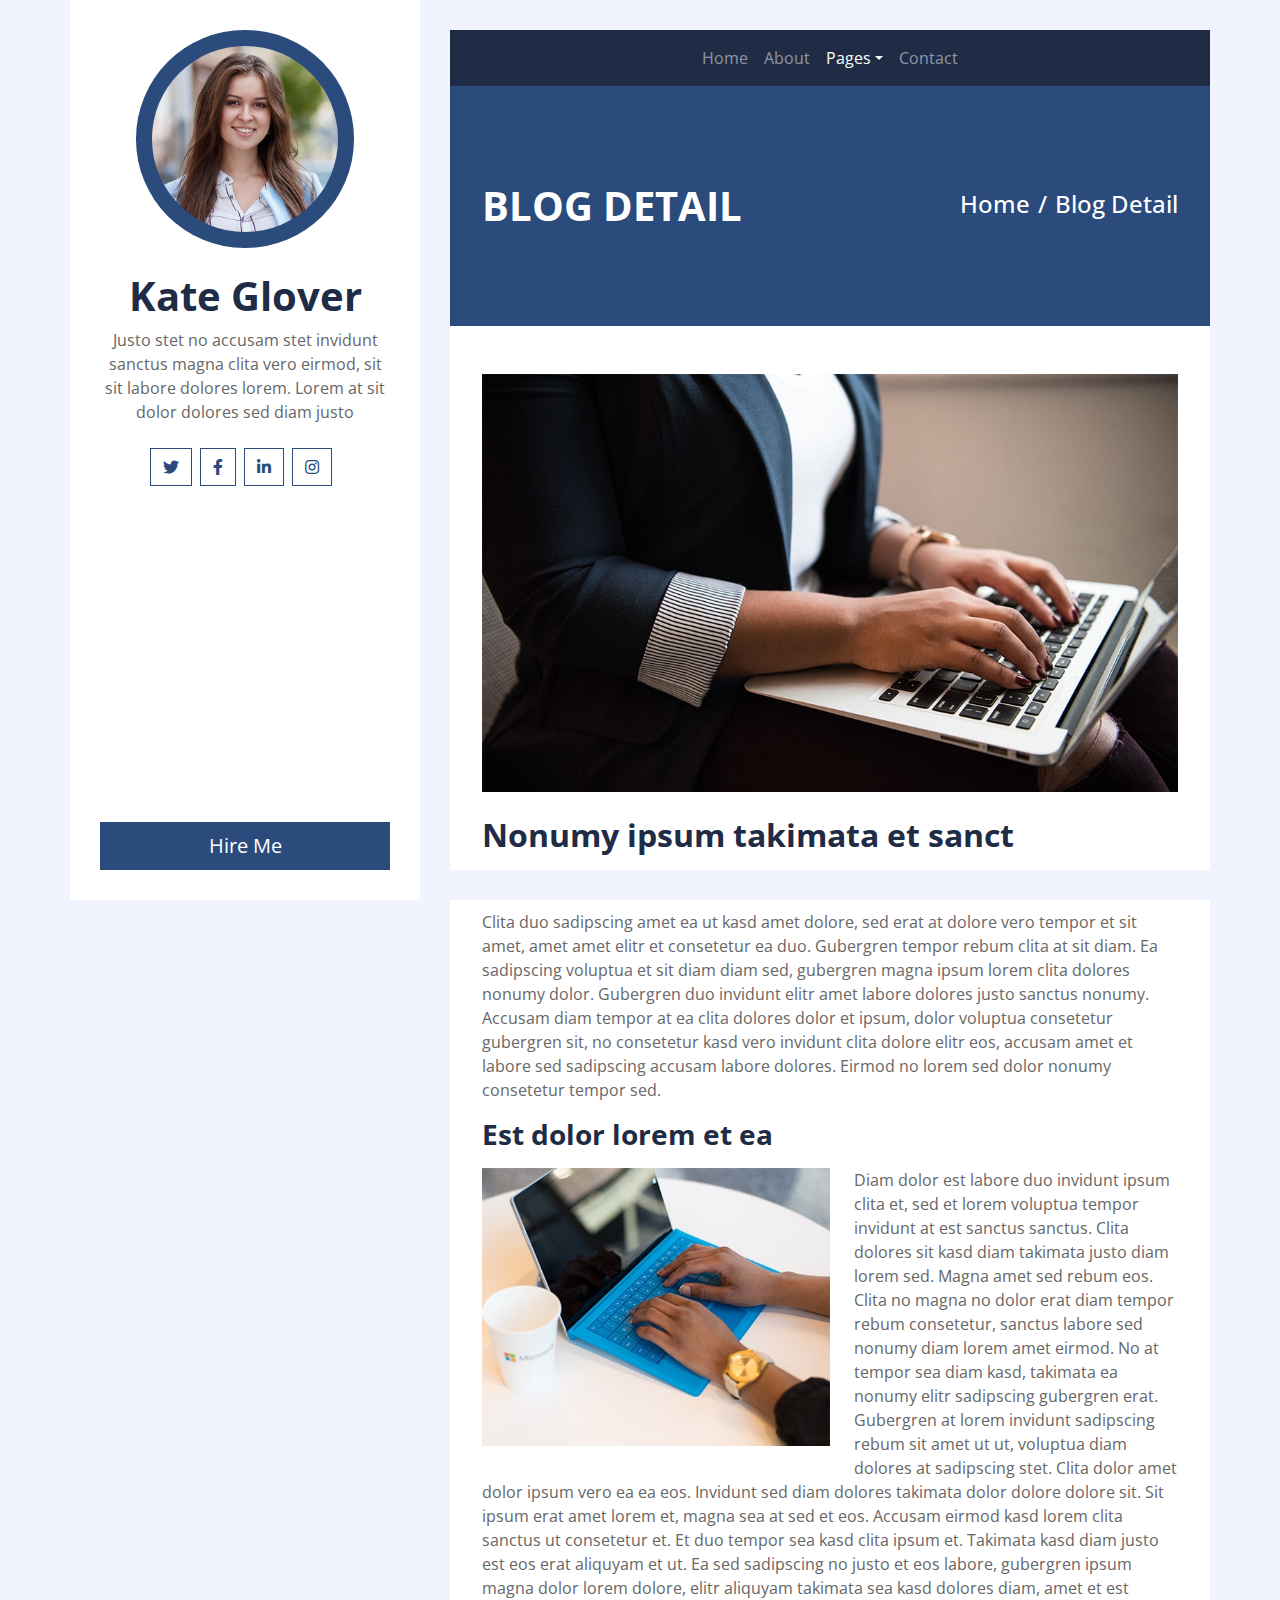
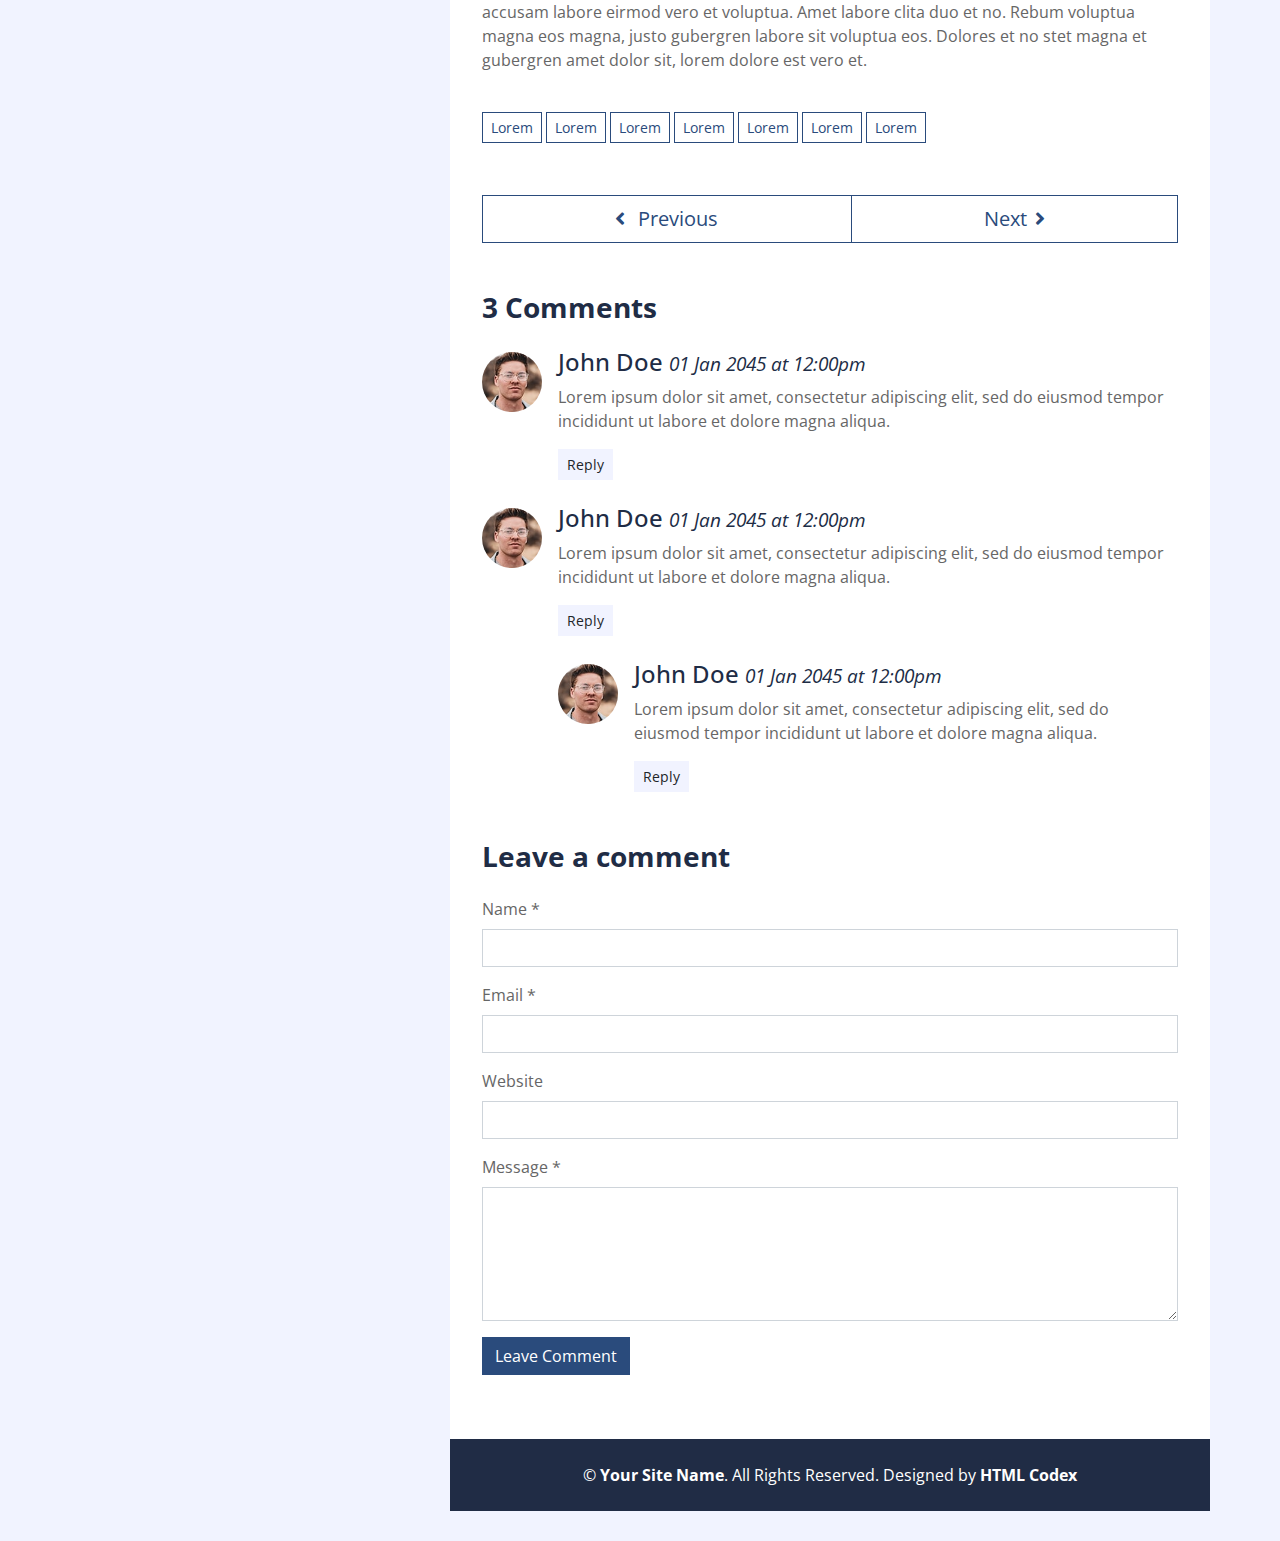
<file: single.html>
<!DOCTYPE html>
<html lang="en">
    <head>
        <meta charset="utf-8">
        <title>Bloggy - Personal Blog Template</title>
        <meta content="width=device-width, initial-scale=1.0" name="viewport">
        <meta content="Free Website Template" name="keywords">
        <meta content="Free Website Template" name="description">

        <!-- Favicon -->
        <link href="img/favicon.ico" rel="icon">

        <!-- Google Fonts -->
        <link href="https://fonts.googleapis.com/css2?family=Open+Sans:300;400;600;700;800&display=swap" rel="stylesheet">

        <!-- Font Awesome -->
        <link href="https://cdnjs.cloudflare.com/ajax/libs/font-awesome/5.10.0/css/all.min.css" rel="stylesheet">

        <!-- Customized Bootstrap Stylesheet -->
        <link href="css/style.css" rel="stylesheet">
    </head>

<body>
    <div class="wrapper">
        <div class="sidebar">
            <div class="sidebar-text d-flex flex-column h-100 justify-content-center text-center">
                <img class="mx-auto d-block w-75 bg-primary img-fluid rounded-circle mb-4 p-3" src="img/profile.jpg" alt="Image">
                <h1 class="font-weight-bold">Kate Glover</h1>
                <p class="mb-4">
                    Justo stet no accusam stet invidunt sanctus magna clita vero eirmod, sit sit labore dolores lorem. Lorem at sit dolor dolores sed diam justo
                </p>
                <div class="d-flex justify-content-center mb-5">
                    <a class="btn btn-outline-primary mr-2" href="#"><i class="fab fa-twitter"></i></a>
                    <a class="btn btn-outline-primary mr-2" href="#"><i class="fab fa-facebook-f"></i></a>
                    <a class="btn btn-outline-primary mr-2" href="#"><i class="fab fa-linkedin-in"></i></a>
                    <a class="btn btn-outline-primary mr-2" href="#"><i class="fab fa-instagram"></i></a>
                </div>
                <a href="" class="btn btn-lg btn-block btn-primary mt-auto">Hire Me</a>
            </div>
            <div class="sidebar-icon d-flex flex-column h-100 justify-content-center text-right">
                <i class="fas fa-2x fa-angle-double-right text-primary"></i>
            </div>
        </div>
        <div class="content">
            <!-- Navbar Start -->
            <div class="container p-0">
                <nav class="navbar navbar-expand-lg bg-secondary navbar-dark">
                    <a href="" class="navbar-brand d-block d-lg-none">Navigation</a>
                    <button type="button" class="navbar-toggler" data-toggle="collapse" data-target="#navbarCollapse">
                        <span class="navbar-toggler-icon"></span>
                    </button>
                    <div class="collapse navbar-collapse justify-content-between" id="navbarCollapse">
                        <div class="navbar-nav m-auto">
                            <a href="index.html" class="nav-item nav-link">Home</a>
                            <a href="about.html" class="nav-item nav-link">About</a>
                            <div class="nav-item dropdown">
                                <a href="#" class="nav-link dropdown-toggle active" data-toggle="dropdown">Pages</a>
                                <div class="dropdown-menu">
                                    <a href="blog.html" class="dropdown-item">Blog Grid</a>
                                    <a href="single.html" class="dropdown-item">Blog Detail</a>
                                </div>
                            </div>
                            <a href="contact.html" class="nav-item nav-link">Contact</a>
                        </div>
                    </div>
                </nav>
            </div>
            <!-- Navbar End -->

            <!-- Page Header Start -->
            <div class="container py-5 px-2 bg-primary">
                <div class="row py-5 px-4">
                    <div class="col-sm-6 text-center text-md-left">
                        <h1 class="mb-3 mb-md-0 text-white text-uppercase font-weight-bold">Blog Detail</h1>
                    </div>
                    <div class="col-sm-6 text-center text-md-right">
                        <div class="d-inline-flex pt-2">
                            <h4 class="m-0 text-white"><a class="text-white" href="">Home</a></h4>
                            <h4 class="m-0 text-white px-2">/</h4>
                            <h4 class="m-0 text-white">Blog Detail</h4>
                        </div>
                    </div>
                </div>
            </div>
            <!-- Page Header End -->

            <!-- Blog Detail Start -->
            <div class="container py-5 px-2 bg-white">
                <div class="row px-4">
                    <div class="col-12">
                        <img class="img-fluid mb-4" src="img/detail.jpg" alt="Image">
                        <h2 class="mb-3 font-weight-bold">Nonumy ipsum takimata et sanct</h2>
                        <div class="d-flex">
                            <p class="mr-3 text-muted"><i class="fa fa-calendar-alt"></i> 01-Jan-2045</p>
                            <p class="mr-3 text-muted"><i class="fa fa-folder"></i> Web Design</p>
                            <p class="mr-3 text-muted"><i class="fa fa-comments"></i> 15 Comments</p>
                        </div>
                        <p>Clita duo sadipscing amet ea ut kasd amet dolore, sed erat at dolore vero tempor et sit amet, amet amet elitr et consetetur ea duo. Gubergren tempor rebum clita at sit diam. Ea sadipscing voluptua et sit diam diam sed, gubergren magna ipsum lorem clita dolores nonumy dolor. Gubergren duo invidunt elitr amet labore dolores justo sanctus nonumy. Accusam diam tempor at ea clita dolores dolor et ipsum, dolor voluptua consetetur gubergren sit, no consetetur kasd vero invidunt clita dolore elitr eos, accusam amet et labore sed sadipscing accusam labore dolores. Eirmod no lorem sed dolor nonumy consetetur tempor sed.</p>
                        <h3 class="mb-3 font-weight-bold">Est dolor lorem et ea</h3>
                        <img class="w-50 float-left mr-4 mb-3" src="img/blog-1.jpg" alt="Image">
                        <p>Diam dolor est labore duo invidunt ipsum clita et, sed et lorem voluptua tempor invidunt at est sanctus sanctus. Clita dolores sit kasd diam takimata justo diam lorem sed. Magna amet sed rebum eos. Clita no magna no dolor erat diam tempor rebum consetetur, sanctus labore sed nonumy diam lorem amet eirmod. No at tempor sea diam kasd, takimata ea nonumy elitr sadipscing gubergren erat. Gubergren at lorem invidunt sadipscing rebum sit amet ut ut, voluptua diam dolores at sadipscing stet. Clita dolor amet dolor ipsum vero ea ea eos. Invidunt sed diam dolores takimata dolor dolore dolore sit. Sit ipsum erat amet lorem et, magna sea at sed et eos. Accusam eirmod kasd lorem clita sanctus ut consetetur et. Et duo tempor sea kasd clita ipsum et. Takimata kasd diam justo est eos erat aliquyam et ut. Ea sed sadipscing no justo et eos labore, gubergren ipsum magna dolor lorem dolore, elitr aliquyam takimata sea kasd dolores diam, amet et est accusam labore eirmod vero et voluptua. Amet labore clita duo et no. Rebum voluptua magna eos magna, justo gubergren labore sit voluptua eos. Dolores et no stet magna et gubergren amet dolor sit, lorem dolore est vero et.</p>
                    </div>
                    <div class="col-12 py-4">
                        <a href="" class="btn btn-sm btn-outline-primary mb-1">Lorem</a>
                        <a href="" class="btn btn-sm btn-outline-primary mb-1">Lorem</a>
                        <a href="" class="btn btn-sm btn-outline-primary mb-1">Lorem</a>
                        <a href="" class="btn btn-sm btn-outline-primary mb-1">Lorem</a>
                        <a href="" class="btn btn-sm btn-outline-primary mb-1">Lorem</a>
                        <a href="" class="btn btn-sm btn-outline-primary mb-1">Lorem</a>
                        <a href="" class="btn btn-sm btn-outline-primary mb-1">Lorem</a>
                    </div>
                    <div class="col-12 py-4">
                        <div class="btn-group btn-group-lg w-100">
                            <button type="button" class="btn btn-outline-primary"><i class="fa fa-angle-left mr-2"></i> Previous</button>
                            <button type="button" class="btn btn-outline-primary">Next<i class="fa fa-angle-right ml-2"></i></button>
                        </div> 
                    </div>
                    <div class="col-12 py-4">
                        <h3 class="mb-4 font-weight-bold">3 Comments</h3>
                        <div class="media mb-4">
                            <img src="img/user.jpg" alt="Image" class="mr-3 mt-1 rounded-circle" style="width:60px;">
                            <div class="media-body">
                                <h4>John Doe <small><i>01 Jan 2045 at 12:00pm</i></small></h4>
                                <p>Lorem ipsum dolor sit amet, consectetur adipiscing elit, sed do eiusmod tempor incididunt ut labore et dolore magna aliqua.
                                </p>
                                <button class="btn btn-sm btn-light">Reply</button>
                            </div>
                        </div>
                        <div class="media mb-4">
                            <img src="img/user.jpg" alt="Image" class="mr-3 mt-1 rounded-circle"
                                style="width:60px;">
                            <div class="media-body">
                                <h4>John Doe <small><i>01 Jan 2045 at 12:00pm</i></small></h4>
                                <p>Lorem ipsum dolor sit amet, consectetur adipiscing elit, sed do eiusmod tempor incididunt ut labore et dolore magna aliqua.
                                </p>
                                <button class="btn btn-sm btn-light">Reply</button>
                                <div class="media mt-4">
                                    <img src="img/user.jpg" alt="Image" class="mr-3 mt-1 rounded-circle"
                                        style="width:60px;">
                                    <div class="media-body">
                                        <h4>John Doe <small><i>01 Jan 2045 at 12:00pm</i></small></h4>
                                        <p>Lorem ipsum dolor sit amet, consectetur adipiscing elit, sed do eiusmod tempor incididunt ut labore et dolore magna aliqua.
                                        </p>
                                        <button class="btn btn-sm btn-light">Reply</button>
                                    </div>
                                </div>
                            </div>
                        </div>
                    </div>
                    <div class="col-12">
                        <h3 class="mb-4 font-weight-bold">Leave a comment</h3>
                        <form>
                            <div class="form-group">
                                <label for="name">Name *</label>
                                <input type="text" class="form-control" id="name">
                            </div>
                            <div class="form-group">
                                <label for="email">Email *</label>
                                <input type="email" class="form-control" id="email">
                            </div>
                            <div class="form-group">
                                <label for="website">Website</label>
                                <input type="url" class="form-control" id="website">
                            </div>

                            <div class="form-group">
                                <label for="message">Message *</label>
                                <textarea id="message" cols="30" rows="5" class="form-control"></textarea>
                            </div>
                            <div class="form-group">
                                <input type="submit" value="Leave Comment" class="btn btn-primary">
                            </div>
                        </form>
                    </div>
                </div>
            </div>
            <!-- Blog Detail End -->
                
            <!-- Footer Start -->
            <div class="container py-4 bg-secondary text-center">
                <p class="m-0 text-white">
                    &copy; <a class="text-white font-weight-bold" href="#">Your Site Name</a>. All Rights Reserved. Designed by <a class="text-white font-weight-bold" href="https://htmlcodex.com">HTML Codex</a>
                </p>
            </div>
            <!-- Footer End -->
        </div>
    </div>
        
    <!-- Back to Top -->
    <a href="#" class="back-to-top"><i class="fa fa-angle-double-up"></i></a>
    
    <!-- JavaScript Libraries -->
    <script src="https://code.jquery.com/jquery-3.4.1.min.js"></script>
    <script src="https://stackpath.bootstrapcdn.com/bootstrap/4.4.1/js/bootstrap.bundle.min.js"></script>
    <script src="lib/easing/easing.min.js"></script>
    <script src="lib/waypoints/waypoints.min.js"></script>

    <!-- Contact Javascript File -->
    <script src="mail/jqBootstrapValidation.min.js"></script>
    <script src="mail/contact.js"></script>

    <!-- Template Javascript -->
    <script src="js/main.js"></script>
</body>
</html>
</file>
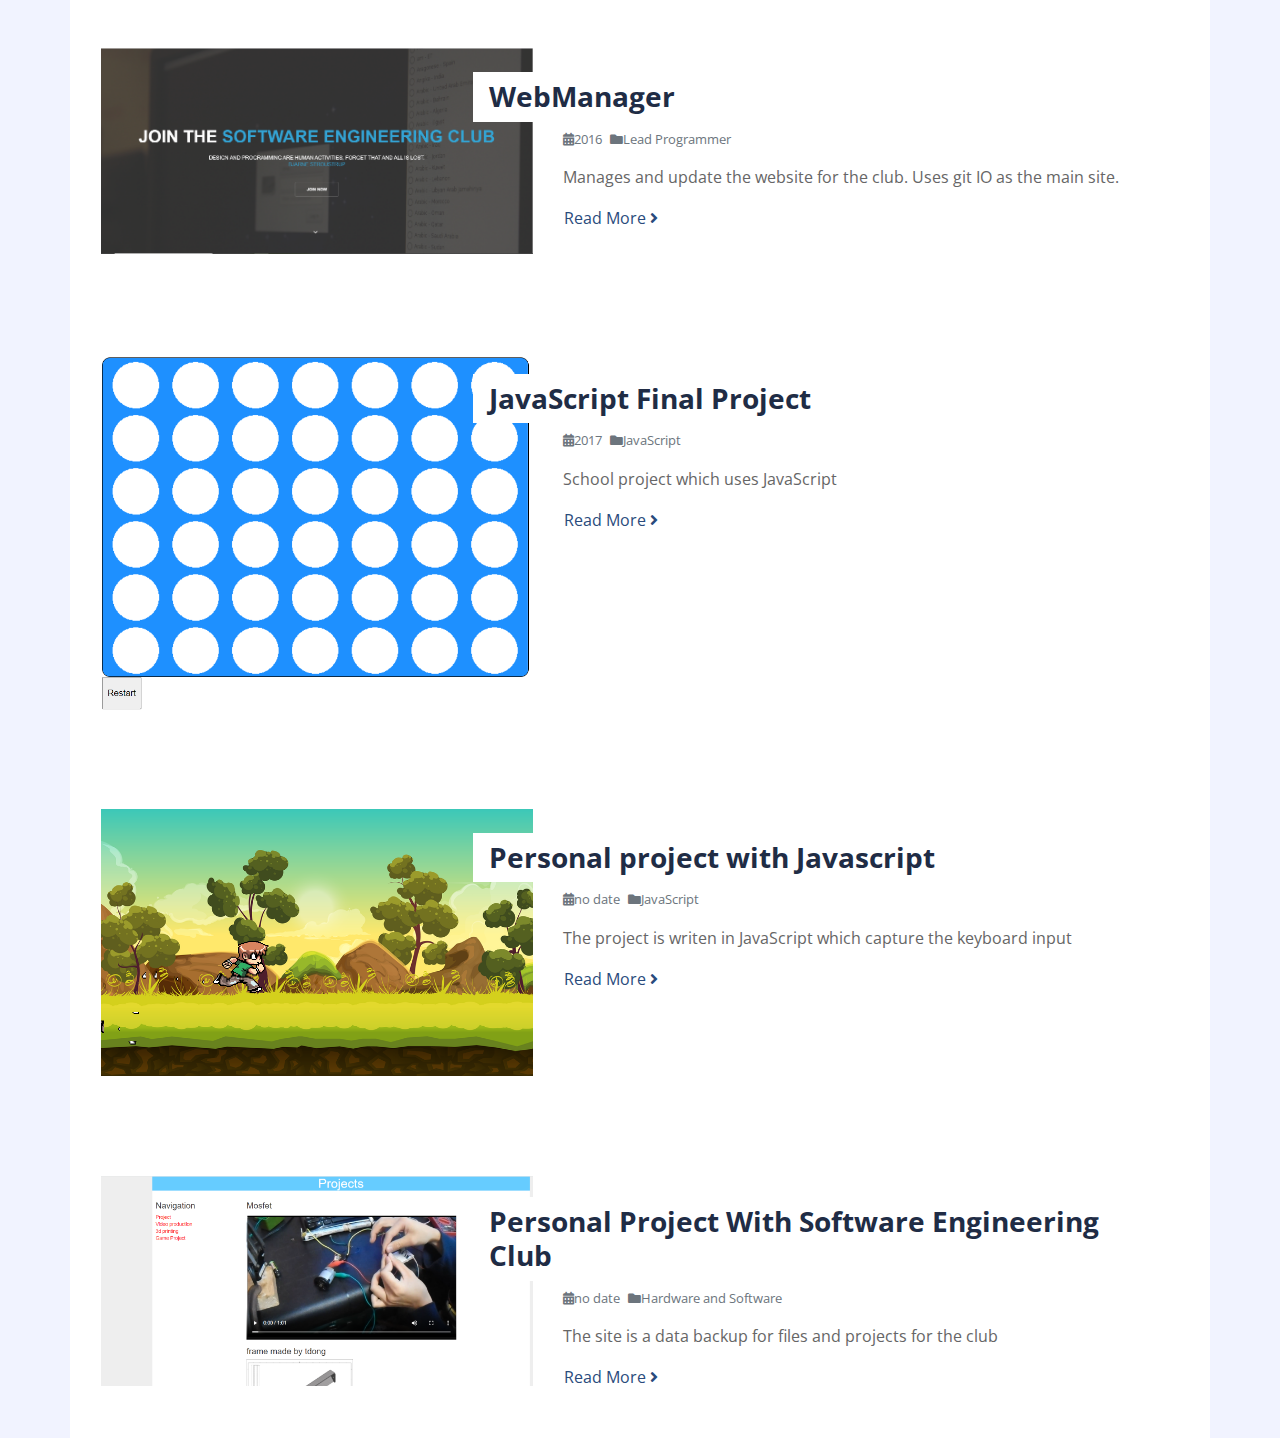
<file: software.html>
<head>
    <meta charset="utf-8">
    <title>Edmar Ramos</title>
    <meta content="width=device-width, initial-scale=1.0" name="viewport">
    <meta content="Free Website Template" name="keywords">
    <meta content="Free Website Template" name="description">
    <!-- 
    <meta http-equiv="Refresh" content="0; url='https://er2395851.github.io/Edmar/index.html'">
    -->
    
    <!-- Favicon -->
    <script src="https://code.jquery.com/jquery-3.4.1.js"></script>
    <link href="img/favicon.ico" rel="icon">
    <link rel="icon" type="image/png" href="img\bitmoji.PNG">
    <!-- Google Fonts -->
    <link href="https://fonts.googleapis.com/css2?family=Open+Sans:300;400;600;700;800&display=swap" rel="stylesheet">

    <!-- Font Awesome -->
    <link href="https://cdnjs.cloudflare.com/ajax/libs/font-awesome/5.10.0/css/all.min.css" rel="stylesheet">

    <!-- Customized Bootstrap Stylesheet -->
    <link href="css/style.css" rel="stylesheet">
</head>
<body>

    <div class="container bg-white pt-5">
    <div class="row blog-item px-3 pb-5">
        <div class="col-md-5">
            <img class="img-fluid mb-4 mb-md-0" src="img/SEC.PNG" alt="Image">
        </div>
        <div class="col-md-7">
            <h3 class="mt-md-4 px-md-3 mb-2 py-2 bg-white font-weight-bold">WebManager</h3>
            <div class="d-flex mb-3">
                <small class="mr-2 text-muted"><i class="fa fa-calendar-alt"></i>2016</small>
                <small class="mr-2 text-muted"><i class="fa fa-folder"></i>Lead Programmer</small>
               
            </div>
            <p>
                Manages and update the website for the club. Uses git IO as the main site.
            </p>
            <a class="btn btn-link p-0" href="https://er2395851.github.io/mvc_sec/">Read More <i class="fa fa-angle-right"></i></a>
        </div>
    </div>
    </div>

<!-- new content-->

<div class="container bg-white pt-5">
    <div class="row blog-item px-3 pb-5">
        <div class="col-md-5">
            <img class="img-fluid mb-4 mb-md-0" src="img/connectfour.PNG" alt="Image">
        </div>
        <div class="col-md-7">
            <h3 class="mt-md-4 px-md-3 mb-2 py-2 bg-white font-weight-bold">JavaScript Final Project</h3>
            <div class="d-flex mb-3">
                <small class="mr-2 text-muted"><i class="fa fa-calendar-alt"></i>2017</small>
                <small class="mr-2 text-muted"><i class="fa fa-folder"></i>JavaScript</small>
               
            </div>
            <p>
                School project which uses JavaScript
            </p>
            <a class="btn btn-link p-0" href="https://er2395851.github.io/JavascriptFinalproject/">Read More <i class="fa fa-angle-right"></i></a>
        </div>
    </div>
    </div>

    <!-- new content-->

<div class="container bg-white pt-5">
    <div class="row blog-item px-3 pb-5">
        <div class="col-md-5">
            <img class="img-fluid mb-4 mb-md-0" src="img/adventureGame.PNG" alt="Image">
        </div>
        <div class="col-md-7">
            <h3 class="mt-md-4 px-md-3 mb-2 py-2 bg-white font-weight-bold">Personal project with Javascript</h3>
            <div class="d-flex mb-3">
                <small class="mr-2 text-muted"><i class="fa fa-calendar-alt"></i>no date</small>
                <small class="mr-2 text-muted"><i class="fa fa-folder"></i>JavaScript</small>
               
            </div>
            <p>
                The project is writen in JavaScript which capture the keyboard input
            </p>
            <a class="btn btn-link p-0" href="https://er2395851.github.io/Adventure-Game-Repo/">Read More <i class="fa fa-angle-right"></i></a>
        </div>
    </div>
    </div>

    
    <!-- new content-->

<div class="container bg-white pt-5">
    <div class="row blog-item px-3 pb-5">
        <div class="col-md-5">
            <img class="img-fluid mb-4 mb-md-0" src="img/other projects.PNG" alt="Image">
        </div>
        <div class="col-md-7">
            <h3 class="mt-md-4 px-md-3 mb-2 py-2 bg-white font-weight-bold">Personal Project With Software Engineering Club</h3>
            <div class="d-flex mb-3">
                <small class="mr-2 text-muted"><i class="fa fa-calendar-alt"></i>no date</small>
                <small class="mr-2 text-muted"><i class="fa fa-folder"></i>Hardware and Software</small>
               
            </div>
            <p>
                The site is a data backup for files and projects for the club
            </p>
            <a class="btn btn-link p-0" href="https://er2395851.github.io/web/project.html">Read More <i class="fa fa-angle-right"></i></a>
        </div>
    </div>
    </div>

    
</div>
</body>
</file>
<file: css/style.css>
@charset "UTF-8";
/******* Bootstrap Theming ********/
/*!
 * Bootstrap v4.5.3 (https://getbootstrap.com/)
 * Copyright 2011-2020 The Bootstrap Authors
 * Copyright 2011-2020 Twitter, Inc.
 * Licensed under MIT (https://github.com/twbs/bootstrap/blob/main/LICENSE)
 */
:root {
  --blue: #007bff;
  --indigo: #6610f2;
  --purple: #6f42c1;
  --pink: #e83e8c;
  --red: #dc3545;
  --orange: #fd7e14;
  --yellow: #ffc107;
  --green: #28a745;
  --teal: #20c997;
  --cyan: #17a2b8;
  --white: #fff;
  --gray: #6c757d;
  --gray-dark: #343a40;
  --primary: #2A4B7C;
  --secondary: #202C45;
  --success: #28a745;
  --info: #17a2b8;
  --warning: #ffc107;
  --danger: #dc3545;
  --light: #f1f3ff;
  --dark: #343a40;
  --breakpoint-xs: 0;
  --breakpoint-sm: 576px;
  --breakpoint-md: 768px;
  --breakpoint-lg: 992px;
  --breakpoint-xl: 1200px;
  --font-family-sans-serif: -apple-system, BlinkMacSystemFont, "Segoe UI", Roboto, "Helvetica Neue", Arial, "Noto Sans", sans-serif, "Apple Color Emoji", "Segoe UI Emoji", "Segoe UI Symbol", "Noto Color Emoji";
  --font-family-monospace: SFMono-Regular, Menlo, Monaco, Consolas, "Liberation Mono", "Courier New", monospace;
}

*,
*::before,
*::after {
  box-sizing: border-box;
}

html {
  font-family: sans-serif;
  line-height: 1.15;
  -webkit-text-size-adjust: 100%;
  -webkit-tap-highlight-color: rgba(0, 0, 0, 0);
}

article, aside, figcaption, figure, footer, header, hgroup, main, nav, section {
  display: block;
}

body {
  margin: 0;
  font-family: "Open Sans", sans-serif;
  font-size: 1rem;
  font-weight: 400;
  line-height: 1.5;
  color: #666666;
  text-align: left;
  background-color: #f1f3ff;
}

[tabindex="-1"]:focus:not(:focus-visible) {
  outline: 0 !important;
}

hr {
  box-sizing: content-box;
  height: 0;
  overflow: visible;
}

h1, h2, h3, h4, h5, h6 {
  margin-top: 0;
  margin-bottom: 0.5rem;
}

p {
  margin-top: 0;
  margin-bottom: 1rem;
}

abbr[title],
abbr[data-original-title] {
  text-decoration: underline;
  text-decoration: underline dotted;
  cursor: help;
  border-bottom: 0;
  text-decoration-skip-ink: none;
}

address {
  margin-bottom: 1rem;
  font-style: normal;
  line-height: inherit;
}

ol,
ul,
dl {
  margin-top: 0;
  margin-bottom: 1rem;
}

ol ol,
ul ul,
ol ul,
ul ol {
  margin-bottom: 0;
}

dt {
  font-weight: 700;
}

dd {
  margin-bottom: 0.5rem;
  margin-left: 0;
}

blockquote {
  margin: 0 0 1rem;
}

b,
strong {
  font-weight: bolder;
}

small {
  font-size: 80%;
}

sub,
sup {
  position: relative;
  font-size: 75%;
  line-height: 0;
  vertical-align: baseline;
}

sub {
  bottom: -0.25em;
}

sup {
  top: -0.5em;
}

a {
  color: #2A4B7C;
  text-decoration: none;
  background-color: transparent;
}
a:hover {
  color: #172843;
  text-decoration: underline;
}

a:not([href]):not([class]) {
  color: inherit;
  text-decoration: none;
}
a:not([href]):not([class]):hover {
  color: inherit;
  text-decoration: none;
}

pre,
code,
kbd,
samp {
  font-family: SFMono-Regular, Menlo, Monaco, Consolas, "Liberation Mono", "Courier New", monospace;
  font-size: 1em;
}

pre {
  margin-top: 0;
  margin-bottom: 1rem;
  overflow: auto;
  -ms-overflow-style: scrollbar;
}

figure {
  margin: 0 0 1rem;
}

img {
  vertical-align: middle;
  border-style: none;
}

svg {
  overflow: hidden;
  vertical-align: middle;
}

table {
  border-collapse: collapse;
}

caption {
  padding-top: 0.75rem;
  padding-bottom: 0.75rem;
  color: #6c757d;
  text-align: left;
  caption-side: bottom;
}

th {
  text-align: inherit;
  text-align: -webkit-match-parent;
}

label {
  display: inline-block;
  margin-bottom: 0.5rem;
}

button {
  border-radius: 0;
}

button:focus {
  outline: 1px dotted;
  outline: 5px auto -webkit-focus-ring-color;
}

input,
button,
select,
optgroup,
textarea {
  margin: 0;
  font-family: inherit;
  font-size: inherit;
  line-height: inherit;
}

button,
input {
  overflow: visible;
}

button,
select {
  text-transform: none;
}

[role=button] {
  cursor: pointer;
}

select {
  word-wrap: normal;
}

button,
[type=button],
[type=reset],
[type=submit] {
  -webkit-appearance: button;
}

button:not(:disabled),
[type=button]:not(:disabled),
[type=reset]:not(:disabled),
[type=submit]:not(:disabled) {
  cursor: pointer;
}

button::-moz-focus-inner,
[type=button]::-moz-focus-inner,
[type=reset]::-moz-focus-inner,
[type=submit]::-moz-focus-inner {
  padding: 0;
  border-style: none;
}

input[type=radio],
input[type=checkbox] {
  box-sizing: border-box;
  padding: 0;
}

textarea {
  overflow: auto;
  resize: vertical;
}

fieldset {
  min-width: 0;
  padding: 0;
  margin: 0;
  border: 0;
}

legend {
  display: block;
  width: 100%;
  max-width: 100%;
  padding: 0;
  margin-bottom: 0.5rem;
  font-size: 1.5rem;
  line-height: inherit;
  color: inherit;
  white-space: normal;
}

progress {
  vertical-align: baseline;
}

[type=number]::-webkit-inner-spin-button,
[type=number]::-webkit-outer-spin-button {
  height: auto;
}

[type=search] {
  outline-offset: -2px;
  -webkit-appearance: none;
}

[type=search]::-webkit-search-decoration {
  -webkit-appearance: none;
}

::-webkit-file-upload-button {
  font: inherit;
  -webkit-appearance: button;
}

output {
  display: inline-block;
}

summary {
  display: list-item;
  cursor: pointer;
}

template {
  display: none;
}

[hidden] {
  display: none !important;
}

h1, h2, h3, h4, h5, h6,
.h1, .h2, .h3, .h4, .h5, .h6 {
  margin-bottom: 0.5rem;
  font-weight: 500;
  line-height: 1.2;
  color: #202C45;
}

h1, .h1 {
  font-size: 2.5rem;
}

h2, .h2 {
  font-size: 2rem;
}

h3, .h3 {
  font-size: 1.75rem;
}

h4, .h4 {
  font-size: 1.5rem;
}

h5, .h5 {
  font-size: 1.25rem;
}

h6, .h6 {
  font-size: 1rem;
}

.lead {
  font-size: 1.25rem;
  font-weight: 300;
}

.display-1 {
  font-size: 6rem;
  font-weight: 300;
  line-height: 1.2;
}

.display-2 {
  font-size: 5.5rem;
  font-weight: 300;
  line-height: 1.2;
}

.display-3 {
  font-size: 4.5rem;
  font-weight: 300;
  line-height: 1.2;
}

.display-4 {
  font-size: 3.5rem;
  font-weight: 300;
  line-height: 1.2;
}

hr {
  margin-top: 1rem;
  margin-bottom: 1rem;
  border: 0;
  border-top: 1px solid rgba(0, 0, 0, 0.1);
}

small,
.small {
  font-size: 80%;
  font-weight: 400;
}

mark,
.mark {
  padding: 0.2em;
  background-color: #fcf8e3;
}

.list-unstyled {
  padding-left: 0;
  list-style: none;
}

.list-inline {
  padding-left: 0;
  list-style: none;
}

.list-inline-item {
  display: inline-block;
}
.list-inline-item:not(:last-child) {
  margin-right: 0.5rem;
}

.initialism {
  font-size: 90%;
  text-transform: uppercase;
}

.blockquote {
  margin-bottom: 1rem;
  font-size: 1.25rem;
}

.blockquote-footer {
  display: block;
  font-size: 80%;
  color: #6c757d;
}
.blockquote-footer::before {
  content: "— ";
}

.img-fluid {
  max-width: 100%;
  height: auto;
}

.img-thumbnail {
  padding: 0.25rem;
  background-color: #f1f3ff;
  border: 1px solid #dee2e6;
  max-width: 100%;
  height: auto;
}

.figure {
  display: inline-block;
}

.figure-img {
  margin-bottom: 0.5rem;
  line-height: 1;
}

.figure-caption {
  font-size: 90%;
  color: #6c757d;
}

code {
  font-size: 87.5%;
  color: #e83e8c;
  word-wrap: break-word;
}
a > code {
  color: inherit;
}

kbd {
  padding: 0.2rem 0.4rem;
  font-size: 87.5%;
  color: #fff;
  background-color: #212529;
}
kbd kbd {
  padding: 0;
  font-size: 100%;
  font-weight: 700;
}

pre {
  display: block;
  font-size: 87.5%;
  color: #212529;
}
pre code {
  font-size: inherit;
  color: inherit;
  word-break: normal;
}

.pre-scrollable {
  max-height: 340px;
  overflow-y: scroll;
}

.container,
.container-fluid,
.container-xl,
.container-lg,
.container-md,
.container-sm {
  width: 100%;
  padding-right: 15px;
  padding-left: 15px;
  margin-right: auto;
  margin-left: auto;
}

@media (min-width: 576px) {
  .container-sm, .container {
    max-width: 540px;
  }
}
@media (min-width: 768px) {
  .container-md, .container-sm, .container {
    max-width: 720px;
  }
}
@media (min-width: 992px) {
  .container-lg, .container-md, .container-sm, .container {
    max-width: 960px;
  }
}
@media (min-width: 1200px) {
  .container-xl, .container-lg, .container-md, .container-sm, .container {
    max-width: 1140px;
  }
}
.row {
  display: flex;
  flex-wrap: wrap;
  margin-right: -15px;
  margin-left: -15px;
}

.no-gutters {
  margin-right: 0;
  margin-left: 0;
}
.no-gutters > .col,
.no-gutters > [class*=col-] {
  padding-right: 0;
  padding-left: 0;
}

.col-xl,
.col-xl-auto, .col-xl-12, .col-xl-11, .col-xl-10, .col-xl-9, .col-xl-8, .col-xl-7, .col-xl-6, .col-xl-5, .col-xl-4, .col-xl-3, .col-xl-2, .col-xl-1, .col-lg,
.col-lg-auto, .col-lg-12, .col-lg-11, .col-lg-10, .col-lg-9, .col-lg-8, .col-lg-7, .col-lg-6, .col-lg-5, .col-lg-4, .col-lg-3, .col-lg-2, .col-lg-1, .col-md,
.col-md-auto, .col-md-12, .col-md-11, .col-md-10, .col-md-9, .col-md-8, .col-md-7, .col-md-6, .col-md-5, .col-md-4, .col-md-3, .col-md-2, .col-md-1, .col-sm,
.col-sm-auto, .col-sm-12, .col-sm-11, .col-sm-10, .col-sm-9, .col-sm-8, .col-sm-7, .col-sm-6, .col-sm-5, .col-sm-4, .col-sm-3, .col-sm-2, .col-sm-1, .col,
.col-auto, .col-12, .col-11, .col-10, .col-9, .col-8, .col-7, .col-6, .col-5, .col-4, .col-3, .col-2, .col-1 {
  position: relative;
  width: 100%;
  padding-right: 15px;
  padding-left: 15px;
}

.col {
  flex-basis: 0;
  flex-grow: 1;
  max-width: 100%;
}

.row-cols-1 > * {
  flex: 0 0 100%;
  max-width: 100%;
}

.row-cols-2 > * {
  flex: 0 0 50%;
  max-width: 50%;
}

.row-cols-3 > * {
  flex: 0 0 33.3333333333%;
  max-width: 33.3333333333%;
}

.row-cols-4 > * {
  flex: 0 0 25%;
  max-width: 25%;
}

.row-cols-5 > * {
  flex: 0 0 20%;
  max-width: 20%;
}

.row-cols-6 > * {
  flex: 0 0 16.6666666667%;
  max-width: 16.6666666667%;
}

.col-auto {
  flex: 0 0 auto;
  width: auto;
  max-width: 100%;
}

.col-1 {
  flex: 0 0 8.3333333333%;
  max-width: 8.3333333333%;
}

.col-2 {
  flex: 0 0 16.6666666667%;
  max-width: 16.6666666667%;
}

.col-3 {
  flex: 0 0 25%;
  max-width: 25%;
}

.col-4 {
  flex: 0 0 33.3333333333%;
  max-width: 33.3333333333%;
}

.col-5 {
  flex: 0 0 41.6666666667%;
  max-width: 41.6666666667%;
}

.col-6 {
  flex: 0 0 50%;
  max-width: 50%;
}

.col-7 {
  flex: 0 0 58.3333333333%;
  max-width: 58.3333333333%;
}

.col-8 {
  flex: 0 0 66.6666666667%;
  max-width: 66.6666666667%;
}

.col-9 {
  flex: 0 0 75%;
  max-width: 75%;
}

.col-10 {
  flex: 0 0 83.3333333333%;
  max-width: 83.3333333333%;
}

.col-11 {
  flex: 0 0 91.6666666667%;
  max-width: 91.6666666667%;
}

.col-12 {
  flex: 0 0 100%;
  max-width: 100%;
}

.order-first {
  order: -1;
}

.order-last {
  order: 13;
}

.order-0 {
  order: 0;
}

.order-1 {
  order: 1;
}

.order-2 {
  order: 2;
}

.order-3 {
  order: 3;
}

.order-4 {
  order: 4;
}

.order-5 {
  order: 5;
}

.order-6 {
  order: 6;
}

.order-7 {
  order: 7;
}

.order-8 {
  order: 8;
}

.order-9 {
  order: 9;
}

.order-10 {
  order: 10;
}

.order-11 {
  order: 11;
}

.order-12 {
  order: 12;
}

.offset-1 {
  margin-left: 8.3333333333%;
}

.offset-2 {
  margin-left: 16.6666666667%;
}

.offset-3 {
  margin-left: 25%;
}

.offset-4 {
  margin-left: 33.3333333333%;
}

.offset-5 {
  margin-left: 41.6666666667%;
}

.offset-6 {
  margin-left: 50%;
}

.offset-7 {
  margin-left: 58.3333333333%;
}

.offset-8 {
  margin-left: 66.6666666667%;
}

.offset-9 {
  margin-left: 75%;
}

.offset-10 {
  margin-left: 83.3333333333%;
}

.offset-11 {
  margin-left: 91.6666666667%;
}

@media (min-width: 576px) {
  .col-sm {
    flex-basis: 0;
    flex-grow: 1;
    max-width: 100%;
  }

  .row-cols-sm-1 > * {
    flex: 0 0 100%;
    max-width: 100%;
  }

  .row-cols-sm-2 > * {
    flex: 0 0 50%;
    max-width: 50%;
  }

  .row-cols-sm-3 > * {
    flex: 0 0 33.3333333333%;
    max-width: 33.3333333333%;
  }

  .row-cols-sm-4 > * {
    flex: 0 0 25%;
    max-width: 25%;
  }

  .row-cols-sm-5 > * {
    flex: 0 0 20%;
    max-width: 20%;
  }

  .row-cols-sm-6 > * {
    flex: 0 0 16.6666666667%;
    max-width: 16.6666666667%;
  }

  .col-sm-auto {
    flex: 0 0 auto;
    width: auto;
    max-width: 100%;
  }

  .col-sm-1 {
    flex: 0 0 8.3333333333%;
    max-width: 8.3333333333%;
  }

  .col-sm-2 {
    flex: 0 0 16.6666666667%;
    max-width: 16.6666666667%;
  }

  .col-sm-3 {
    flex: 0 0 25%;
    max-width: 25%;
  }

  .col-sm-4 {
    flex: 0 0 33.3333333333%;
    max-width: 33.3333333333%;
  }

  .col-sm-5 {
    flex: 0 0 41.6666666667%;
    max-width: 41.6666666667%;
  }

  .col-sm-6 {
    flex: 0 0 50%;
    max-width: 50%;
  }

  .col-sm-7 {
    flex: 0 0 58.3333333333%;
    max-width: 58.3333333333%;
  }

  .col-sm-8 {
    flex: 0 0 66.6666666667%;
    max-width: 66.6666666667%;
  }

  .col-sm-9 {
    flex: 0 0 75%;
    max-width: 75%;
  }

  .col-sm-10 {
    flex: 0 0 83.3333333333%;
    max-width: 83.3333333333%;
  }

  .col-sm-11 {
    flex: 0 0 91.6666666667%;
    max-width: 91.6666666667%;
  }

  .col-sm-12 {
    flex: 0 0 100%;
    max-width: 100%;
  }

  .order-sm-first {
    order: -1;
  }

  .order-sm-last {
    order: 13;
  }

  .order-sm-0 {
    order: 0;
  }

  .order-sm-1 {
    order: 1;
  }

  .order-sm-2 {
    order: 2;
  }

  .order-sm-3 {
    order: 3;
  }

  .order-sm-4 {
    order: 4;
  }

  .order-sm-5 {
    order: 5;
  }

  .order-sm-6 {
    order: 6;
  }

  .order-sm-7 {
    order: 7;
  }

  .order-sm-8 {
    order: 8;
  }

  .order-sm-9 {
    order: 9;
  }

  .order-sm-10 {
    order: 10;
  }

  .order-sm-11 {
    order: 11;
  }

  .order-sm-12 {
    order: 12;
  }

  .offset-sm-0 {
    margin-left: 0;
  }

  .offset-sm-1 {
    margin-left: 8.3333333333%;
  }

  .offset-sm-2 {
    margin-left: 16.6666666667%;
  }

  .offset-sm-3 {
    margin-left: 25%;
  }

  .offset-sm-4 {
    margin-left: 33.3333333333%;
  }

  .offset-sm-5 {
    margin-left: 41.6666666667%;
  }

  .offset-sm-6 {
    margin-left: 50%;
  }

  .offset-sm-7 {
    margin-left: 58.3333333333%;
  }

  .offset-sm-8 {
    margin-left: 66.6666666667%;
  }

  .offset-sm-9 {
    margin-left: 75%;
  }

  .offset-sm-10 {
    margin-left: 83.3333333333%;
  }

  .offset-sm-11 {
    margin-left: 91.6666666667%;
  }
}
@media (min-width: 768px) {
  .col-md {
    flex-basis: 0;
    flex-grow: 1;
    max-width: 100%;
  }

  .row-cols-md-1 > * {
    flex: 0 0 100%;
    max-width: 100%;
  }

  .row-cols-md-2 > * {
    flex: 0 0 50%;
    max-width: 50%;
  }

  .row-cols-md-3 > * {
    flex: 0 0 33.3333333333%;
    max-width: 33.3333333333%;
  }

  .row-cols-md-4 > * {
    flex: 0 0 25%;
    max-width: 25%;
  }

  .row-cols-md-5 > * {
    flex: 0 0 20%;
    max-width: 20%;
  }

  .row-cols-md-6 > * {
    flex: 0 0 16.6666666667%;
    max-width: 16.6666666667%;
  }

  .col-md-auto {
    flex: 0 0 auto;
    width: auto;
    max-width: 100%;
  }

  .col-md-1 {
    flex: 0 0 8.3333333333%;
    max-width: 8.3333333333%;
  }

  .col-md-2 {
    flex: 0 0 16.6666666667%;
    max-width: 16.6666666667%;
  }

  .col-md-3 {
    flex: 0 0 25%;
    max-width: 25%;
  }

  .col-md-4 {
    flex: 0 0 33.3333333333%;
    max-width: 33.3333333333%;
  }

  .col-md-5 {
    flex: 0 0 41.6666666667%;
    max-width: 41.6666666667%;
  }

  .col-md-6 {
    flex: 0 0 50%;
    max-width: 50%;
  }

  .col-md-7 {
    flex: 0 0 58.3333333333%;
    max-width: 58.3333333333%;
  }

  .col-md-8 {
    flex: 0 0 66.6666666667%;
    max-width: 66.6666666667%;
  }

  .col-md-9 {
    flex: 0 0 75%;
    max-width: 75%;
  }

  .col-md-10 {
    flex: 0 0 83.3333333333%;
    max-width: 83.3333333333%;
  }

  .col-md-11 {
    flex: 0 0 91.6666666667%;
    max-width: 91.6666666667%;
  }

  .col-md-12 {
    flex: 0 0 100%;
    max-width: 100%;
  }

  .order-md-first {
    order: -1;
  }

  .order-md-last {
    order: 13;
  }

  .order-md-0 {
    order: 0;
  }

  .order-md-1 {
    order: 1;
  }

  .order-md-2 {
    order: 2;
  }

  .order-md-3 {
    order: 3;
  }

  .order-md-4 {
    order: 4;
  }

  .order-md-5 {
    order: 5;
  }

  .order-md-6 {
    order: 6;
  }

  .order-md-7 {
    order: 7;
  }

  .order-md-8 {
    order: 8;
  }

  .order-md-9 {
    order: 9;
  }

  .order-md-10 {
    order: 10;
  }

  .order-md-11 {
    order: 11;
  }

  .order-md-12 {
    order: 12;
  }

  .offset-md-0 {
    margin-left: 0;
  }

  .offset-md-1 {
    margin-left: 8.3333333333%;
  }

  .offset-md-2 {
    margin-left: 16.6666666667%;
  }

  .offset-md-3 {
    margin-left: 25%;
  }

  .offset-md-4 {
    margin-left: 33.3333333333%;
  }

  .offset-md-5 {
    margin-left: 41.6666666667%;
  }

  .offset-md-6 {
    margin-left: 50%;
  }

  .offset-md-7 {
    margin-left: 58.3333333333%;
  }

  .offset-md-8 {
    margin-left: 66.6666666667%;
  }

  .offset-md-9 {
    margin-left: 75%;
  }

  .offset-md-10 {
    margin-left: 83.3333333333%;
  }

  .offset-md-11 {
    margin-left: 91.6666666667%;
  }
}
@media (min-width: 992px) {
  .col-lg {
    flex-basis: 0;
    flex-grow: 1;
    max-width: 100%;
  }

  .row-cols-lg-1 > * {
    flex: 0 0 100%;
    max-width: 100%;
  }

  .row-cols-lg-2 > * {
    flex: 0 0 50%;
    max-width: 50%;
  }

  .row-cols-lg-3 > * {
    flex: 0 0 33.3333333333%;
    max-width: 33.3333333333%;
  }

  .row-cols-lg-4 > * {
    flex: 0 0 25%;
    max-width: 25%;
  }

  .row-cols-lg-5 > * {
    flex: 0 0 20%;
    max-width: 20%;
  }

  .row-cols-lg-6 > * {
    flex: 0 0 16.6666666667%;
    max-width: 16.6666666667%;
  }

  .col-lg-auto {
    flex: 0 0 auto;
    width: auto;
    max-width: 100%;
  }

  .col-lg-1 {
    flex: 0 0 8.3333333333%;
    max-width: 8.3333333333%;
  }

  .col-lg-2 {
    flex: 0 0 16.6666666667%;
    max-width: 16.6666666667%;
  }

  .col-lg-3 {
    flex: 0 0 25%;
    max-width: 25%;
  }

  .col-lg-4 {
    flex: 0 0 33.3333333333%;
    max-width: 33.3333333333%;
  }

  .col-lg-5 {
    flex: 0 0 41.6666666667%;
    max-width: 41.6666666667%;
  }

  .col-lg-6 {
    flex: 0 0 50%;
    max-width: 50%;
  }

  .col-lg-7 {
    flex: 0 0 58.3333333333%;
    max-width: 58.3333333333%;
  }

  .col-lg-8 {
    flex: 0 0 66.6666666667%;
    max-width: 66.6666666667%;
  }

  .col-lg-9 {
    flex: 0 0 75%;
    max-width: 75%;
  }

  .col-lg-10 {
    flex: 0 0 83.3333333333%;
    max-width: 83.3333333333%;
  }

  .col-lg-11 {
    flex: 0 0 91.6666666667%;
    max-width: 91.6666666667%;
  }

  .col-lg-12 {
    flex: 0 0 100%;
    max-width: 100%;
  }

  .order-lg-first {
    order: -1;
  }

  .order-lg-last {
    order: 13;
  }

  .order-lg-0 {
    order: 0;
  }

  .order-lg-1 {
    order: 1;
  }

  .order-lg-2 {
    order: 2;
  }

  .order-lg-3 {
    order: 3;
  }

  .order-lg-4 {
    order: 4;
  }

  .order-lg-5 {
    order: 5;
  }

  .order-lg-6 {
    order: 6;
  }

  .order-lg-7 {
    order: 7;
  }

  .order-lg-8 {
    order: 8;
  }

  .order-lg-9 {
    order: 9;
  }

  .order-lg-10 {
    order: 10;
  }

  .order-lg-11 {
    order: 11;
  }

  .order-lg-12 {
    order: 12;
  }

  .offset-lg-0 {
    margin-left: 0;
  }

  .offset-lg-1 {
    margin-left: 8.3333333333%;
  }

  .offset-lg-2 {
    margin-left: 16.6666666667%;
  }

  .offset-lg-3 {
    margin-left: 25%;
  }

  .offset-lg-4 {
    margin-left: 33.3333333333%;
  }

  .offset-lg-5 {
    margin-left: 41.6666666667%;
  }

  .offset-lg-6 {
    margin-left: 50%;
  }

  .offset-lg-7 {
    margin-left: 58.3333333333%;
  }

  .offset-lg-8 {
    margin-left: 66.6666666667%;
  }

  .offset-lg-9 {
    margin-left: 75%;
  }

  .offset-lg-10 {
    margin-left: 83.3333333333%;
  }

  .offset-lg-11 {
    margin-left: 91.6666666667%;
  }
}
@media (min-width: 1200px) {
  .col-xl {
    flex-basis: 0;
    flex-grow: 1;
    max-width: 100%;
  }

  .row-cols-xl-1 > * {
    flex: 0 0 100%;
    max-width: 100%;
  }

  .row-cols-xl-2 > * {
    flex: 0 0 50%;
    max-width: 50%;
  }

  .row-cols-xl-3 > * {
    flex: 0 0 33.3333333333%;
    max-width: 33.3333333333%;
  }

  .row-cols-xl-4 > * {
    flex: 0 0 25%;
    max-width: 25%;
  }

  .row-cols-xl-5 > * {
    flex: 0 0 20%;
    max-width: 20%;
  }

  .row-cols-xl-6 > * {
    flex: 0 0 16.6666666667%;
    max-width: 16.6666666667%;
  }

  .col-xl-auto {
    flex: 0 0 auto;
    width: auto;
    max-width: 100%;
  }

  .col-xl-1 {
    flex: 0 0 8.3333333333%;
    max-width: 8.3333333333%;
  }

  .col-xl-2 {
    flex: 0 0 16.6666666667%;
    max-width: 16.6666666667%;
  }

  .col-xl-3 {
    flex: 0 0 25%;
    max-width: 25%;
  }

  .col-xl-4 {
    flex: 0 0 33.3333333333%;
    max-width: 33.3333333333%;
  }

  .col-xl-5 {
    flex: 0 0 41.6666666667%;
    max-width: 41.6666666667%;
  }

  .col-xl-6 {
    flex: 0 0 50%;
    max-width: 50%;
  }

  .col-xl-7 {
    flex: 0 0 58.3333333333%;
    max-width: 58.3333333333%;
  }

  .col-xl-8 {
    flex: 0 0 66.6666666667%;
    max-width: 66.6666666667%;
  }

  .col-xl-9 {
    flex: 0 0 75%;
    max-width: 75%;
  }

  .col-xl-10 {
    flex: 0 0 83.3333333333%;
    max-width: 83.3333333333%;
  }

  .col-xl-11 {
    flex: 0 0 91.6666666667%;
    max-width: 91.6666666667%;
  }

  .col-xl-12 {
    flex: 0 0 100%;
    max-width: 100%;
  }

  .order-xl-first {
    order: -1;
  }

  .order-xl-last {
    order: 13;
  }

  .order-xl-0 {
    order: 0;
  }

  .order-xl-1 {
    order: 1;
  }

  .order-xl-2 {
    order: 2;
  }

  .order-xl-3 {
    order: 3;
  }

  .order-xl-4 {
    order: 4;
  }

  .order-xl-5 {
    order: 5;
  }

  .order-xl-6 {
    order: 6;
  }

  .order-xl-7 {
    order: 7;
  }

  .order-xl-8 {
    order: 8;
  }

  .order-xl-9 {
    order: 9;
  }

  .order-xl-10 {
    order: 10;
  }

  .order-xl-11 {
    order: 11;
  }

  .order-xl-12 {
    order: 12;
  }

  .offset-xl-0 {
    margin-left: 0;
  }

  .offset-xl-1 {
    margin-left: 8.3333333333%;
  }

  .offset-xl-2 {
    margin-left: 16.6666666667%;
  }

  .offset-xl-3 {
    margin-left: 25%;
  }

  .offset-xl-4 {
    margin-left: 33.3333333333%;
  }

  .offset-xl-5 {
    margin-left: 41.6666666667%;
  }

  .offset-xl-6 {
    margin-left: 50%;
  }

  .offset-xl-7 {
    margin-left: 58.3333333333%;
  }

  .offset-xl-8 {
    margin-left: 66.6666666667%;
  }

  .offset-xl-9 {
    margin-left: 75%;
  }

  .offset-xl-10 {
    margin-left: 83.3333333333%;
  }

  .offset-xl-11 {
    margin-left: 91.6666666667%;
  }
}
.table {
  width: 100%;
  margin-bottom: 1rem;
  color: #666666;
}
.table th,
.table td {
  padding: 0.75rem;
  vertical-align: top;
  border-top: 1px solid #dee2e6;
}
.table thead th {
  vertical-align: bottom;
  border-bottom: 2px solid #dee2e6;
}
.table tbody + tbody {
  border-top: 2px solid #dee2e6;
}

.table-sm th,
.table-sm td {
  padding: 0.3rem;
}

.table-bordered {
  border: 1px solid #dee2e6;
}
.table-bordered th,
.table-bordered td {
  border: 1px solid #dee2e6;
}
.table-bordered thead th,
.table-bordered thead td {
  border-bottom-width: 2px;
}

.table-borderless th,
.table-borderless td,
.table-borderless thead th,
.table-borderless tbody + tbody {
  border: 0;
}

.table-striped tbody tr:nth-of-type(odd) {
  background-color: rgba(0, 0, 0, 0.05);
}

.table-hover tbody tr:hover {
  color: #666666;
  background-color: rgba(0, 0, 0, 0.075);
}

.table-primary,
.table-primary > th,
.table-primary > td {
  background-color: #c3cdda;
}
.table-primary th,
.table-primary td,
.table-primary thead th,
.table-primary tbody + tbody {
  border-color: #90a1bb;
}

.table-hover .table-primary:hover {
  background-color: #b3c0d0;
}
.table-hover .table-primary:hover > td,
.table-hover .table-primary:hover > th {
  background-color: #b3c0d0;
}

.table-secondary,
.table-secondary > th,
.table-secondary > td {
  background-color: #c1c4cb;
}
.table-secondary th,
.table-secondary td,
.table-secondary thead th,
.table-secondary tbody + tbody {
  border-color: #8b919e;
}

.table-hover .table-secondary:hover {
  background-color: #b3b7bf;
}
.table-hover .table-secondary:hover > td,
.table-hover .table-secondary:hover > th {
  background-color: #b3b7bf;
}

.table-success,
.table-success > th,
.table-success > td {
  background-color: #c3e6cb;
}
.table-success th,
.table-success td,
.table-success thead th,
.table-success tbody + tbody {
  border-color: #8fd19e;
}

.table-hover .table-success:hover {
  background-color: #b1dfbb;
}
.table-hover .table-success:hover > td,
.table-hover .table-success:hover > th {
  background-color: #b1dfbb;
}

.table-info,
.table-info > th,
.table-info > td {
  background-color: #bee5eb;
}
.table-info th,
.table-info td,
.table-info thead th,
.table-info tbody + tbody {
  border-color: #86cfda;
}

.table-hover .table-info:hover {
  background-color: #abdde5;
}
.table-hover .table-info:hover > td,
.table-hover .table-info:hover > th {
  background-color: #abdde5;
}

.table-warning,
.table-warning > th,
.table-warning > td {
  background-color: #ffeeba;
}
.table-warning th,
.table-warning td,
.table-warning thead th,
.table-warning tbody + tbody {
  border-color: #ffdf7e;
}

.table-hover .table-warning:hover {
  background-color: #ffe8a1;
}
.table-hover .table-warning:hover > td,
.table-hover .table-warning:hover > th {
  background-color: #ffe8a1;
}

.table-danger,
.table-danger > th,
.table-danger > td {
  background-color: #f5c6cb;
}
.table-danger th,
.table-danger td,
.table-danger thead th,
.table-danger tbody + tbody {
  border-color: #ed969e;
}

.table-hover .table-danger:hover {
  background-color: #f1b0b7;
}
.table-hover .table-danger:hover > td,
.table-hover .table-danger:hover > th {
  background-color: #f1b0b7;
}

.table-light,
.table-light > th,
.table-light > td {
  background-color: #fbfcff;
}
.table-light th,
.table-light td,
.table-light thead th,
.table-light tbody + tbody {
  border-color: #f8f9ff;
}

.table-hover .table-light:hover {
  background-color: #e2e9ff;
}
.table-hover .table-light:hover > td,
.table-hover .table-light:hover > th {
  background-color: #e2e9ff;
}

.table-dark,
.table-dark > th,
.table-dark > td {
  background-color: #c6c8ca;
}
.table-dark th,
.table-dark td,
.table-dark thead th,
.table-dark tbody + tbody {
  border-color: #95999c;
}

.table-hover .table-dark:hover {
  background-color: #b9bbbe;
}
.table-hover .table-dark:hover > td,
.table-hover .table-dark:hover > th {
  background-color: #b9bbbe;
}

.table-active,
.table-active > th,
.table-active > td {
  background-color: rgba(0, 0, 0, 0.075);
}

.table-hover .table-active:hover {
  background-color: rgba(0, 0, 0, 0.075);
}
.table-hover .table-active:hover > td,
.table-hover .table-active:hover > th {
  background-color: rgba(0, 0, 0, 0.075);
}

.table .thead-dark th {
  color: #fff;
  background-color: #343a40;
  border-color: #454d55;
}
.table .thead-light th {
  color: #495057;
  background-color: #e9ecef;
  border-color: #dee2e6;
}

.table-dark {
  color: #fff;
  background-color: #343a40;
}
.table-dark th,
.table-dark td,
.table-dark thead th {
  border-color: #454d55;
}
.table-dark.table-bordered {
  border: 0;
}
.table-dark.table-striped tbody tr:nth-of-type(odd) {
  background-color: rgba(255, 255, 255, 0.05);
}
.table-dark.table-hover tbody tr:hover {
  color: #fff;
  background-color: rgba(255, 255, 255, 0.075);
}

@media (max-width: 575.98px) {
  .table-responsive-sm {
    display: block;
    width: 100%;
    overflow-x: auto;
    -webkit-overflow-scrolling: touch;
  }
  .table-responsive-sm > .table-bordered {
    border: 0;
  }
}
@media (max-width: 767.98px) {
  .table-responsive-md {
    display: block;
    width: 100%;
    overflow-x: auto;
    -webkit-overflow-scrolling: touch;
  }
  .table-responsive-md > .table-bordered {
    border: 0;
  }
}
@media (max-width: 991.98px) {
  .table-responsive-lg {
    display: block;
    width: 100%;
    overflow-x: auto;
    -webkit-overflow-scrolling: touch;
  }
  .table-responsive-lg > .table-bordered {
    border: 0;
  }
}
@media (max-width: 1199.98px) {
  .table-responsive-xl {
    display: block;
    width: 100%;
    overflow-x: auto;
    -webkit-overflow-scrolling: touch;
  }
  .table-responsive-xl > .table-bordered {
    border: 0;
  }
}
.table-responsive {
  display: block;
  width: 100%;
  overflow-x: auto;
  -webkit-overflow-scrolling: touch;
}
.table-responsive > .table-bordered {
  border: 0;
}

.form-control {
  display: block;
  width: 100%;
  height: calc(1.5em + 0.75rem + 2px);
  padding: 0.375rem 0.75rem;
  font-size: 1rem;
  font-weight: 400;
  line-height: 1.5;
  color: #495057;
  background-color: #fff;
  background-clip: padding-box;
  border: 1px solid #ced4da;
  border-radius: 0;
  transition: border-color 0.15s ease-in-out, box-shadow 0.15s ease-in-out;
}
@media (prefers-reduced-motion: reduce) {
  .form-control {
    transition: none;
  }
}
.form-control::-ms-expand {
  background-color: transparent;
  border: 0;
}
.form-control:-moz-focusring {
  color: transparent;
  text-shadow: 0 0 0 #495057;
}
.form-control:focus {
  color: #495057;
  background-color: #fff;
  border-color: #5d88c8;
  outline: 0;
  box-shadow: 0 0 0 0.2rem rgba(42, 75, 124, 0.25);
}
.form-control::placeholder {
  color: #6c757d;
  opacity: 1;
}
.form-control:disabled, .form-control[readonly] {
  background-color: #e9ecef;
  opacity: 1;
}

input[type=date].form-control,
input[type=time].form-control,
input[type=datetime-local].form-control,
input[type=month].form-control {
  appearance: none;
}

select.form-control:focus::-ms-value {
  color: #495057;
  background-color: #fff;
}

.form-control-file,
.form-control-range {
  display: block;
  width: 100%;
}

.col-form-label {
  padding-top: calc(0.375rem + 1px);
  padding-bottom: calc(0.375rem + 1px);
  margin-bottom: 0;
  font-size: inherit;
  line-height: 1.5;
}

.col-form-label-lg {
  padding-top: calc(0.5rem + 1px);
  padding-bottom: calc(0.5rem + 1px);
  font-size: 1.25rem;
  line-height: 1.5;
}

.col-form-label-sm {
  padding-top: calc(0.25rem + 1px);
  padding-bottom: calc(0.25rem + 1px);
  font-size: 0.875rem;
  line-height: 1.5;
}

.form-control-plaintext {
  display: block;
  width: 100%;
  padding: 0.375rem 0;
  margin-bottom: 0;
  font-size: 1rem;
  line-height: 1.5;
  color: #666666;
  background-color: transparent;
  border: solid transparent;
  border-width: 1px 0;
}
.form-control-plaintext.form-control-sm, .form-control-plaintext.form-control-lg {
  padding-right: 0;
  padding-left: 0;
}

.form-control-sm {
  height: calc(1.5em + 0.5rem + 2px);
  padding: 0.25rem 0.5rem;
  font-size: 0.875rem;
  line-height: 1.5;
}

.form-control-lg {
  height: calc(1.5em + 1rem + 2px);
  padding: 0.5rem 1rem;
  font-size: 1.25rem;
  line-height: 1.5;
}

select.form-control[size], select.form-control[multiple] {
  height: auto;
}

textarea.form-control {
  height: auto;
}

.form-group {
  margin-bottom: 1rem;
}

.form-text {
  display: block;
  margin-top: 0.25rem;
}

.form-row {
  display: flex;
  flex-wrap: wrap;
  margin-right: -5px;
  margin-left: -5px;
}
.form-row > .col,
.form-row > [class*=col-] {
  padding-right: 5px;
  padding-left: 5px;
}

.form-check {
  position: relative;
  display: block;
  padding-left: 1.25rem;
}

.form-check-input {
  position: absolute;
  margin-top: 0.3rem;
  margin-left: -1.25rem;
}
.form-check-input[disabled] ~ .form-check-label, .form-check-input:disabled ~ .form-check-label {
  color: #6c757d;
}

.form-check-label {
  margin-bottom: 0;
}

.form-check-inline {
  display: inline-flex;
  align-items: center;
  padding-left: 0;
  margin-right: 0.75rem;
}
.form-check-inline .form-check-input {
  position: static;
  margin-top: 0;
  margin-right: 0.3125rem;
  margin-left: 0;
}

.valid-feedback {
  display: none;
  width: 100%;
  margin-top: 0.25rem;
  font-size: 80%;
  color: #28a745;
}

.valid-tooltip {
  position: absolute;
  top: 100%;
  left: 0;
  z-index: 5;
  display: none;
  max-width: 100%;
  padding: 0.25rem 0.5rem;
  margin-top: 0.1rem;
  font-size: 0.875rem;
  line-height: 1.5;
  color: #fff;
  background-color: rgba(40, 167, 69, 0.9);
}

.was-validated :valid ~ .valid-feedback,
.was-validated :valid ~ .valid-tooltip,
.is-valid ~ .valid-feedback,
.is-valid ~ .valid-tooltip {
  display: block;
}

.was-validated .form-control:valid, .form-control.is-valid {
  border-color: #28a745;
  padding-right: calc(1.5em + 0.75rem);
  background-image: url("data:image/svg+xml,%3csvg xmlns='http://www.w3.org/2000/svg' width='8' height='8' viewBox='0 0 8 8'%3e%3cpath fill='%2328a745' d='M2.3 6.73L.6 4.53c-.4-1.04.46-1.4 1.1-.8l1.1 1.4 3.4-3.8c.6-.63 1.6-.27 1.2.7l-4 4.6c-.43.5-.8.4-1.1.1z'/%3e%3c/svg%3e");
  background-repeat: no-repeat;
  background-position: right calc(0.375em + 0.1875rem) center;
  background-size: calc(0.75em + 0.375rem) calc(0.75em + 0.375rem);
}
.was-validated .form-control:valid:focus, .form-control.is-valid:focus {
  border-color: #28a745;
  box-shadow: 0 0 0 0.2rem rgba(40, 167, 69, 0.25);
}

.was-validated textarea.form-control:valid, textarea.form-control.is-valid {
  padding-right: calc(1.5em + 0.75rem);
  background-position: top calc(0.375em + 0.1875rem) right calc(0.375em + 0.1875rem);
}

.was-validated .custom-select:valid, .custom-select.is-valid {
  border-color: #28a745;
  padding-right: calc(0.75em + 2.3125rem);
  background: url("data:image/svg+xml,%3csvg xmlns='http://www.w3.org/2000/svg' width='4' height='5' viewBox='0 0 4 5'%3e%3cpath fill='%23343a40' d='M2 0L0 2h4zm0 5L0 3h4z'/%3e%3c/svg%3e") no-repeat right 0.75rem center/8px 10px, url("data:image/svg+xml,%3csvg xmlns='http://www.w3.org/2000/svg' width='8' height='8' viewBox='0 0 8 8'%3e%3cpath fill='%2328a745' d='M2.3 6.73L.6 4.53c-.4-1.04.46-1.4 1.1-.8l1.1 1.4 3.4-3.8c.6-.63 1.6-.27 1.2.7l-4 4.6c-.43.5-.8.4-1.1.1z'/%3e%3c/svg%3e") #fff no-repeat center right 1.75rem/calc(0.75em + 0.375rem) calc(0.75em + 0.375rem);
}
.was-validated .custom-select:valid:focus, .custom-select.is-valid:focus {
  border-color: #28a745;
  box-shadow: 0 0 0 0.2rem rgba(40, 167, 69, 0.25);
}

.was-validated .form-check-input:valid ~ .form-check-label, .form-check-input.is-valid ~ .form-check-label {
  color: #28a745;
}
.was-validated .form-check-input:valid ~ .valid-feedback,
.was-validated .form-check-input:valid ~ .valid-tooltip, .form-check-input.is-valid ~ .valid-feedback,
.form-check-input.is-valid ~ .valid-tooltip {
  display: block;
}

.was-validated .custom-control-input:valid ~ .custom-control-label, .custom-control-input.is-valid ~ .custom-control-label {
  color: #28a745;
}
.was-validated .custom-control-input:valid ~ .custom-control-label::before, .custom-control-input.is-valid ~ .custom-control-label::before {
  border-color: #28a745;
}
.was-validated .custom-control-input:valid:checked ~ .custom-control-label::before, .custom-control-input.is-valid:checked ~ .custom-control-label::before {
  border-color: #34ce57;
  background-color: #34ce57;
}
.was-validated .custom-control-input:valid:focus ~ .custom-control-label::before, .custom-control-input.is-valid:focus ~ .custom-control-label::before {
  box-shadow: 0 0 0 0.2rem rgba(40, 167, 69, 0.25);
}
.was-validated .custom-control-input:valid:focus:not(:checked) ~ .custom-control-label::before, .custom-control-input.is-valid:focus:not(:checked) ~ .custom-control-label::before {
  border-color: #28a745;
}

.was-validated .custom-file-input:valid ~ .custom-file-label, .custom-file-input.is-valid ~ .custom-file-label {
  border-color: #28a745;
}
.was-validated .custom-file-input:valid:focus ~ .custom-file-label, .custom-file-input.is-valid:focus ~ .custom-file-label {
  border-color: #28a745;
  box-shadow: 0 0 0 0.2rem rgba(40, 167, 69, 0.25);
}

.invalid-feedback {
  display: none;
  width: 100%;
  margin-top: 0.25rem;
  font-size: 80%;
  color: #dc3545;
}

.invalid-tooltip {
  position: absolute;
  top: 100%;
  left: 0;
  z-index: 5;
  display: none;
  max-width: 100%;
  padding: 0.25rem 0.5rem;
  margin-top: 0.1rem;
  font-size: 0.875rem;
  line-height: 1.5;
  color: #fff;
  background-color: rgba(220, 53, 69, 0.9);
}

.was-validated :invalid ~ .invalid-feedback,
.was-validated :invalid ~ .invalid-tooltip,
.is-invalid ~ .invalid-feedback,
.is-invalid ~ .invalid-tooltip {
  display: block;
}

.was-validated .form-control:invalid, .form-control.is-invalid {
  border-color: #dc3545;
  padding-right: calc(1.5em + 0.75rem);
  background-image: url("data:image/svg+xml,%3csvg xmlns='http://www.w3.org/2000/svg' width='12' height='12' fill='none' stroke='%23dc3545' viewBox='0 0 12 12'%3e%3ccircle cx='6' cy='6' r='4.5'/%3e%3cpath stroke-linejoin='round' d='M5.8 3.6h.4L6 6.5z'/%3e%3ccircle cx='6' cy='8.2' r='.6' fill='%23dc3545' stroke='none'/%3e%3c/svg%3e");
  background-repeat: no-repeat;
  background-position: right calc(0.375em + 0.1875rem) center;
  background-size: calc(0.75em + 0.375rem) calc(0.75em + 0.375rem);
}
.was-validated .form-control:invalid:focus, .form-control.is-invalid:focus {
  border-color: #dc3545;
  box-shadow: 0 0 0 0.2rem rgba(220, 53, 69, 0.25);
}

.was-validated textarea.form-control:invalid, textarea.form-control.is-invalid {
  padding-right: calc(1.5em + 0.75rem);
  background-position: top calc(0.375em + 0.1875rem) right calc(0.375em + 0.1875rem);
}

.was-validated .custom-select:invalid, .custom-select.is-invalid {
  border-color: #dc3545;
  padding-right: calc(0.75em + 2.3125rem);
  background: url("data:image/svg+xml,%3csvg xmlns='http://www.w3.org/2000/svg' width='4' height='5' viewBox='0 0 4 5'%3e%3cpath fill='%23343a40' d='M2 0L0 2h4zm0 5L0 3h4z'/%3e%3c/svg%3e") no-repeat right 0.75rem center/8px 10px, url("data:image/svg+xml,%3csvg xmlns='http://www.w3.org/2000/svg' width='12' height='12' fill='none' stroke='%23dc3545' viewBox='0 0 12 12'%3e%3ccircle cx='6' cy='6' r='4.5'/%3e%3cpath stroke-linejoin='round' d='M5.8 3.6h.4L6 6.5z'/%3e%3ccircle cx='6' cy='8.2' r='.6' fill='%23dc3545' stroke='none'/%3e%3c/svg%3e") #fff no-repeat center right 1.75rem/calc(0.75em + 0.375rem) calc(0.75em + 0.375rem);
}
.was-validated .custom-select:invalid:focus, .custom-select.is-invalid:focus {
  border-color: #dc3545;
  box-shadow: 0 0 0 0.2rem rgba(220, 53, 69, 0.25);
}

.was-validated .form-check-input:invalid ~ .form-check-label, .form-check-input.is-invalid ~ .form-check-label {
  color: #dc3545;
}
.was-validated .form-check-input:invalid ~ .invalid-feedback,
.was-validated .form-check-input:invalid ~ .invalid-tooltip, .form-check-input.is-invalid ~ .invalid-feedback,
.form-check-input.is-invalid ~ .invalid-tooltip {
  display: block;
}

.was-validated .custom-control-input:invalid ~ .custom-control-label, .custom-control-input.is-invalid ~ .custom-control-label {
  color: #dc3545;
}
.was-validated .custom-control-input:invalid ~ .custom-control-label::before, .custom-control-input.is-invalid ~ .custom-control-label::before {
  border-color: #dc3545;
}
.was-validated .custom-control-input:invalid:checked ~ .custom-control-label::before, .custom-control-input.is-invalid:checked ~ .custom-control-label::before {
  border-color: #e4606d;
  background-color: #e4606d;
}
.was-validated .custom-control-input:invalid:focus ~ .custom-control-label::before, .custom-control-input.is-invalid:focus ~ .custom-control-label::before {
  box-shadow: 0 0 0 0.2rem rgba(220, 53, 69, 0.25);
}
.was-validated .custom-control-input:invalid:focus:not(:checked) ~ .custom-control-label::before, .custom-control-input.is-invalid:focus:not(:checked) ~ .custom-control-label::before {
  border-color: #dc3545;
}

.was-validated .custom-file-input:invalid ~ .custom-file-label, .custom-file-input.is-invalid ~ .custom-file-label {
  border-color: #dc3545;
}
.was-validated .custom-file-input:invalid:focus ~ .custom-file-label, .custom-file-input.is-invalid:focus ~ .custom-file-label {
  border-color: #dc3545;
  box-shadow: 0 0 0 0.2rem rgba(220, 53, 69, 0.25);
}

.form-inline {
  display: flex;
  flex-flow: row wrap;
  align-items: center;
}
.form-inline .form-check {
  width: 100%;
}
@media (min-width: 576px) {
  .form-inline label {
    display: flex;
    align-items: center;
    justify-content: center;
    margin-bottom: 0;
  }
  .form-inline .form-group {
    display: flex;
    flex: 0 0 auto;
    flex-flow: row wrap;
    align-items: center;
    margin-bottom: 0;
  }
  .form-inline .form-control {
    display: inline-block;
    width: auto;
    vertical-align: middle;
  }
  .form-inline .form-control-plaintext {
    display: inline-block;
  }
  .form-inline .input-group,
.form-inline .custom-select {
    width: auto;
  }
  .form-inline .form-check {
    display: flex;
    align-items: center;
    justify-content: center;
    width: auto;
    padding-left: 0;
  }
  .form-inline .form-check-input {
    position: relative;
    flex-shrink: 0;
    margin-top: 0;
    margin-right: 0.25rem;
    margin-left: 0;
  }
  .form-inline .custom-control {
    align-items: center;
    justify-content: center;
  }
  .form-inline .custom-control-label {
    margin-bottom: 0;
  }
}

.btn {
  display: inline-block;
  font-weight: 400;
  color: #666666;
  text-align: center;
  vertical-align: middle;
  user-select: none;
  background-color: transparent;
  border: 1px solid transparent;
  padding: 0.375rem 0.75rem;
  font-size: 1rem;
  line-height: 1.5;
  border-radius: 0;
  transition: color 0.15s ease-in-out, background-color 0.15s ease-in-out, border-color 0.15s ease-in-out, box-shadow 0.15s ease-in-out;
}
@media (prefers-reduced-motion: reduce) {
  .btn {
    transition: none;
  }
}
.btn:hover {
  color: #666666;
  text-decoration: none;
}
.btn:focus, .btn.focus {
  outline: 0;
  box-shadow: 0 0 0 0.2rem rgba(42, 75, 124, 0.25);
}
.btn.disabled, .btn:disabled {
  opacity: 0.65;
}
.btn:not(:disabled):not(.disabled) {
  cursor: pointer;
}
a.btn.disabled,
fieldset:disabled a.btn {
  pointer-events: none;
}

.btn-primary {
  color: #fff;
  background-color: #2A4B7C;
  border-color: #2A4B7C;
}
.btn-primary:hover {
  color: #fff;
  background-color: #203a5f;
  border-color: #1d3456;
}
.btn-primary:focus, .btn-primary.focus {
  color: #fff;
  background-color: #203a5f;
  border-color: #1d3456;
  box-shadow: 0 0 0 0.2rem rgba(74, 102, 144, 0.5);
}
.btn-primary.disabled, .btn-primary:disabled {
  color: #fff;
  background-color: #2A4B7C;
  border-color: #2A4B7C;
}
.btn-primary:not(:disabled):not(.disabled):active, .btn-primary:not(:disabled):not(.disabled).active, .show > .btn-primary.dropdown-toggle {
  color: #fff;
  background-color: #1d3456;
  border-color: #1a2e4c;
}
.btn-primary:not(:disabled):not(.disabled):active:focus, .btn-primary:not(:disabled):not(.disabled).active:focus, .show > .btn-primary.dropdown-toggle:focus {
  box-shadow: 0 0 0 0.2rem rgba(74, 102, 144, 0.5);
}

.btn-secondary {
  color: #fff;
  background-color: #202C45;
  border-color: #202C45;
}
.btn-secondary:hover {
  color: #fff;
  background-color: #141b2b;
  border-color: #101622;
}
.btn-secondary:focus, .btn-secondary.focus {
  color: #fff;
  background-color: #141b2b;
  border-color: #101622;
  box-shadow: 0 0 0 0.2rem rgba(65, 76, 97, 0.5);
}
.btn-secondary.disabled, .btn-secondary:disabled {
  color: #fff;
  background-color: #202C45;
  border-color: #202C45;
}
.btn-secondary:not(:disabled):not(.disabled):active, .btn-secondary:not(:disabled):not(.disabled).active, .show > .btn-secondary.dropdown-toggle {
  color: #fff;
  background-color: #101622;
  border-color: #0c1019;
}
.btn-secondary:not(:disabled):not(.disabled):active:focus, .btn-secondary:not(:disabled):not(.disabled).active:focus, .show > .btn-secondary.dropdown-toggle:focus {
  box-shadow: 0 0 0 0.2rem rgba(65, 76, 97, 0.5);
}

.btn-success {
  color: #fff;
  background-color: #28a745;
  border-color: #28a745;
}
.btn-success:hover {
  color: #fff;
  background-color: #218838;
  border-color: #1e7e34;
}
.btn-success:focus, .btn-success.focus {
  color: #fff;
  background-color: #218838;
  border-color: #1e7e34;
  box-shadow: 0 0 0 0.2rem rgba(72, 180, 97, 0.5);
}
.btn-success.disabled, .btn-success:disabled {
  color: #fff;
  background-color: #28a745;
  border-color: #28a745;
}
.btn-success:not(:disabled):not(.disabled):active, .btn-success:not(:disabled):not(.disabled).active, .show > .btn-success.dropdown-toggle {
  color: #fff;
  background-color: #1e7e34;
  border-color: #1c7430;
}
.btn-success:not(:disabled):not(.disabled):active:focus, .btn-success:not(:disabled):not(.disabled).active:focus, .show > .btn-success.dropdown-toggle:focus {
  box-shadow: 0 0 0 0.2rem rgba(72, 180, 97, 0.5);
}

.btn-info {
  color: #fff;
  background-color: #17a2b8;
  border-color: #17a2b8;
}
.btn-info:hover {
  color: #fff;
  background-color: #138496;
  border-color: #117a8b;
}
.btn-info:focus, .btn-info.focus {
  color: #fff;
  background-color: #138496;
  border-color: #117a8b;
  box-shadow: 0 0 0 0.2rem rgba(58, 176, 195, 0.5);
}
.btn-info.disabled, .btn-info:disabled {
  color: #fff;
  background-color: #17a2b8;
  border-color: #17a2b8;
}
.btn-info:not(:disabled):not(.disabled):active, .btn-info:not(:disabled):not(.disabled).active, .show > .btn-info.dropdown-toggle {
  color: #fff;
  background-color: #117a8b;
  border-color: #10707f;
}
.btn-info:not(:disabled):not(.disabled):active:focus, .btn-info:not(:disabled):not(.disabled).active:focus, .show > .btn-info.dropdown-toggle:focus {
  box-shadow: 0 0 0 0.2rem rgba(58, 176, 195, 0.5);
}

.btn-warning {
  color: #212529;
  background-color: #ffc107;
  border-color: #ffc107;
}
.btn-warning:hover {
  color: #212529;
  background-color: #e0a800;
  border-color: #d39e00;
}
.btn-warning:focus, .btn-warning.focus {
  color: #212529;
  background-color: #e0a800;
  border-color: #d39e00;
  box-shadow: 0 0 0 0.2rem rgba(222, 170, 12, 0.5);
}
.btn-warning.disabled, .btn-warning:disabled {
  color: #212529;
  background-color: #ffc107;
  border-color: #ffc107;
}
.btn-warning:not(:disabled):not(.disabled):active, .btn-warning:not(:disabled):not(.disabled).active, .show > .btn-warning.dropdown-toggle {
  color: #212529;
  background-color: #d39e00;
  border-color: #c69500;
}
.btn-warning:not(:disabled):not(.disabled):active:focus, .btn-warning:not(:disabled):not(.disabled).active:focus, .show > .btn-warning.dropdown-toggle:focus {
  box-shadow: 0 0 0 0.2rem rgba(222, 170, 12, 0.5);
}

.btn-danger {
  color: #fff;
  background-color: #dc3545;
  border-color: #dc3545;
}
.btn-danger:hover {
  color: #fff;
  background-color: #c82333;
  border-color: #bd2130;
}
.btn-danger:focus, .btn-danger.focus {
  color: #fff;
  background-color: #c82333;
  border-color: #bd2130;
  box-shadow: 0 0 0 0.2rem rgba(225, 83, 97, 0.5);
}
.btn-danger.disabled, .btn-danger:disabled {
  color: #fff;
  background-color: #dc3545;
  border-color: #dc3545;
}
.btn-danger:not(:disabled):not(.disabled):active, .btn-danger:not(:disabled):not(.disabled).active, .show > .btn-danger.dropdown-toggle {
  color: #fff;
  background-color: #bd2130;
  border-color: #b21f2d;
}
.btn-danger:not(:disabled):not(.disabled):active:focus, .btn-danger:not(:disabled):not(.disabled).active:focus, .show > .btn-danger.dropdown-toggle:focus {
  box-shadow: 0 0 0 0.2rem rgba(225, 83, 97, 0.5);
}

.btn-light {
  color: #212529;
  background-color: #f1f3ff;
  border-color: #f1f3ff;
}
.btn-light:hover {
  color: #212529;
  background-color: #cbd2ff;
  border-color: #bec7ff;
}
.btn-light:focus, .btn-light.focus {
  color: #212529;
  background-color: #cbd2ff;
  border-color: #bec7ff;
  box-shadow: 0 0 0 0.2rem rgba(210, 212, 223, 0.5);
}
.btn-light.disabled, .btn-light:disabled {
  color: #212529;
  background-color: #f1f3ff;
  border-color: #f1f3ff;
}
.btn-light:not(:disabled):not(.disabled):active, .btn-light:not(:disabled):not(.disabled).active, .show > .btn-light.dropdown-toggle {
  color: #212529;
  background-color: #bec7ff;
  border-color: #b1bcff;
}
.btn-light:not(:disabled):not(.disabled):active:focus, .btn-light:not(:disabled):not(.disabled).active:focus, .show > .btn-light.dropdown-toggle:focus {
  box-shadow: 0 0 0 0.2rem rgba(210, 212, 223, 0.5);
}

.btn-dark {
  color: #fff;
  background-color: #343a40;
  border-color: #343a40;
}
.btn-dark:hover {
  color: #fff;
  background-color: #23272b;
  border-color: #1d2124;
}
.btn-dark:focus, .btn-dark.focus {
  color: #fff;
  background-color: #23272b;
  border-color: #1d2124;
  box-shadow: 0 0 0 0.2rem rgba(82, 88, 93, 0.5);
}
.btn-dark.disabled, .btn-dark:disabled {
  color: #fff;
  background-color: #343a40;
  border-color: #343a40;
}
.btn-dark:not(:disabled):not(.disabled):active, .btn-dark:not(:disabled):not(.disabled).active, .show > .btn-dark.dropdown-toggle {
  color: #fff;
  background-color: #1d2124;
  border-color: #171a1d;
}
.btn-dark:not(:disabled):not(.disabled):active:focus, .btn-dark:not(:disabled):not(.disabled).active:focus, .show > .btn-dark.dropdown-toggle:focus {
  box-shadow: 0 0 0 0.2rem rgba(82, 88, 93, 0.5);
}

.btn-outline-primary {
  color: #2A4B7C;
  border-color: #2A4B7C;
}
.btn-outline-primary:hover {
  color: #fff;
  background-color: #2A4B7C;
  border-color: #2A4B7C;
}
.btn-outline-primary:focus, .btn-outline-primary.focus {
  box-shadow: 0 0 0 0.2rem rgba(42, 75, 124, 0.5);
}
.btn-outline-primary.disabled, .btn-outline-primary:disabled {
  color: #2A4B7C;
  background-color: transparent;
}
.btn-outline-primary:not(:disabled):not(.disabled):active, .btn-outline-primary:not(:disabled):not(.disabled).active, .show > .btn-outline-primary.dropdown-toggle {
  color: #fff;
  background-color: #2A4B7C;
  border-color: #2A4B7C;
}
.btn-outline-primary:not(:disabled):not(.disabled):active:focus, .btn-outline-primary:not(:disabled):not(.disabled).active:focus, .show > .btn-outline-primary.dropdown-toggle:focus {
  box-shadow: 0 0 0 0.2rem rgba(42, 75, 124, 0.5);
}

.btn-outline-secondary {
  color: #202C45;
  border-color: #202C45;
}
.btn-outline-secondary:hover {
  color: #fff;
  background-color: #202C45;
  border-color: #202C45;
}
.btn-outline-secondary:focus, .btn-outline-secondary.focus {
  box-shadow: 0 0 0 0.2rem rgba(32, 44, 69, 0.5);
}
.btn-outline-secondary.disabled, .btn-outline-secondary:disabled {
  color: #202C45;
  background-color: transparent;
}
.btn-outline-secondary:not(:disabled):not(.disabled):active, .btn-outline-secondary:not(:disabled):not(.disabled).active, .show > .btn-outline-secondary.dropdown-toggle {
  color: #fff;
  background-color: #202C45;
  border-color: #202C45;
}
.btn-outline-secondary:not(:disabled):not(.disabled):active:focus, .btn-outline-secondary:not(:disabled):not(.disabled).active:focus, .show > .btn-outline-secondary.dropdown-toggle:focus {
  box-shadow: 0 0 0 0.2rem rgba(32, 44, 69, 0.5);
}

.btn-outline-success {
  color: #28a745;
  border-color: #28a745;
}
.btn-outline-success:hover {
  color: #fff;
  background-color: #28a745;
  border-color: #28a745;
}
.btn-outline-success:focus, .btn-outline-success.focus {
  box-shadow: 0 0 0 0.2rem rgba(40, 167, 69, 0.5);
}
.btn-outline-success.disabled, .btn-outline-success:disabled {
  color: #28a745;
  background-color: transparent;
}
.btn-outline-success:not(:disabled):not(.disabled):active, .btn-outline-success:not(:disabled):not(.disabled).active, .show > .btn-outline-success.dropdown-toggle {
  color: #fff;
  background-color: #28a745;
  border-color: #28a745;
}
.btn-outline-success:not(:disabled):not(.disabled):active:focus, .btn-outline-success:not(:disabled):not(.disabled).active:focus, .show > .btn-outline-success.dropdown-toggle:focus {
  box-shadow: 0 0 0 0.2rem rgba(40, 167, 69, 0.5);
}

.btn-outline-info {
  color: #17a2b8;
  border-color: #17a2b8;
}
.btn-outline-info:hover {
  color: #fff;
  background-color: #17a2b8;
  border-color: #17a2b8;
}
.btn-outline-info:focus, .btn-outline-info.focus {
  box-shadow: 0 0 0 0.2rem rgba(23, 162, 184, 0.5);
}
.btn-outline-info.disabled, .btn-outline-info:disabled {
  color: #17a2b8;
  background-color: transparent;
}
.btn-outline-info:not(:disabled):not(.disabled):active, .btn-outline-info:not(:disabled):not(.disabled).active, .show > .btn-outline-info.dropdown-toggle {
  color: #fff;
  background-color: #17a2b8;
  border-color: #17a2b8;
}
.btn-outline-info:not(:disabled):not(.disabled):active:focus, .btn-outline-info:not(:disabled):not(.disabled).active:focus, .show > .btn-outline-info.dropdown-toggle:focus {
  box-shadow: 0 0 0 0.2rem rgba(23, 162, 184, 0.5);
}

.btn-outline-warning {
  color: #ffc107;
  border-color: #ffc107;
}
.btn-outline-warning:hover {
  color: #212529;
  background-color: #ffc107;
  border-color: #ffc107;
}
.btn-outline-warning:focus, .btn-outline-warning.focus {
  box-shadow: 0 0 0 0.2rem rgba(255, 193, 7, 0.5);
}
.btn-outline-warning.disabled, .btn-outline-warning:disabled {
  color: #ffc107;
  background-color: transparent;
}
.btn-outline-warning:not(:disabled):not(.disabled):active, .btn-outline-warning:not(:disabled):not(.disabled).active, .show > .btn-outline-warning.dropdown-toggle {
  color: #212529;
  background-color: #ffc107;
  border-color: #ffc107;
}
.btn-outline-warning:not(:disabled):not(.disabled):active:focus, .btn-outline-warning:not(:disabled):not(.disabled).active:focus, .show > .btn-outline-warning.dropdown-toggle:focus {
  box-shadow: 0 0 0 0.2rem rgba(255, 193, 7, 0.5);
}

.btn-outline-danger {
  color: #dc3545;
  border-color: #dc3545;
}
.btn-outline-danger:hover {
  color: #fff;
  background-color: #dc3545;
  border-color: #dc3545;
}
.btn-outline-danger:focus, .btn-outline-danger.focus {
  box-shadow: 0 0 0 0.2rem rgba(220, 53, 69, 0.5);
}
.btn-outline-danger.disabled, .btn-outline-danger:disabled {
  color: #dc3545;
  background-color: transparent;
}
.btn-outline-danger:not(:disabled):not(.disabled):active, .btn-outline-danger:not(:disabled):not(.disabled).active, .show > .btn-outline-danger.dropdown-toggle {
  color: #fff;
  background-color: #dc3545;
  border-color: #dc3545;
}
.btn-outline-danger:not(:disabled):not(.disabled):active:focus, .btn-outline-danger:not(:disabled):not(.disabled).active:focus, .show > .btn-outline-danger.dropdown-toggle:focus {
  box-shadow: 0 0 0 0.2rem rgba(220, 53, 69, 0.5);
}

.btn-outline-light {
  color: #f1f3ff;
  border-color: #f1f3ff;
}
.btn-outline-light:hover {
  color: #212529;
  background-color: #f1f3ff;
  border-color: #f1f3ff;
}
.btn-outline-light:focus, .btn-outline-light.focus {
  box-shadow: 0 0 0 0.2rem rgba(241, 243, 255, 0.5);
}
.btn-outline-light.disabled, .btn-outline-light:disabled {
  color: #f1f3ff;
  background-color: transparent;
}
.btn-outline-light:not(:disabled):not(.disabled):active, .btn-outline-light:not(:disabled):not(.disabled).active, .show > .btn-outline-light.dropdown-toggle {
  color: #212529;
  background-color: #f1f3ff;
  border-color: #f1f3ff;
}
.btn-outline-light:not(:disabled):not(.disabled):active:focus, .btn-outline-light:not(:disabled):not(.disabled).active:focus, .show > .btn-outline-light.dropdown-toggle:focus {
  box-shadow: 0 0 0 0.2rem rgba(241, 243, 255, 0.5);
}

.btn-outline-dark {
  color: #343a40;
  border-color: #343a40;
}
.btn-outline-dark:hover {
  color: #fff;
  background-color: #343a40;
  border-color: #343a40;
}
.btn-outline-dark:focus, .btn-outline-dark.focus {
  box-shadow: 0 0 0 0.2rem rgba(52, 58, 64, 0.5);
}
.btn-outline-dark.disabled, .btn-outline-dark:disabled {
  color: #343a40;
  background-color: transparent;
}
.btn-outline-dark:not(:disabled):not(.disabled):active, .btn-outline-dark:not(:disabled):not(.disabled).active, .show > .btn-outline-dark.dropdown-toggle {
  color: #fff;
  background-color: #343a40;
  border-color: #343a40;
}
.btn-outline-dark:not(:disabled):not(.disabled):active:focus, .btn-outline-dark:not(:disabled):not(.disabled).active:focus, .show > .btn-outline-dark.dropdown-toggle:focus {
  box-shadow: 0 0 0 0.2rem rgba(52, 58, 64, 0.5);
}

.btn-link {
  font-weight: 400;
  color: #2A4B7C;
  text-decoration: none;
}
.btn-link:hover {
  color: #172843;
  text-decoration: underline;
}
.btn-link:focus, .btn-link.focus {
  text-decoration: underline;
}
.btn-link:disabled, .btn-link.disabled {
  color: #6c757d;
  pointer-events: none;
}

.btn-lg, .btn-group-lg > .btn {
  padding: 0.5rem 1rem;
  font-size: 1.25rem;
  line-height: 1.5;
  border-radius: 0;
}

.btn-sm, .btn-group-sm > .btn {
  padding: 0.25rem 0.5rem;
  font-size: 0.875rem;
  line-height: 1.5;
  border-radius: 0;
}

.btn-block {
  display: block;
  width: 100%;
}
.btn-block + .btn-block {
  margin-top: 0.5rem;
}

input[type=submit].btn-block,
input[type=reset].btn-block,
input[type=button].btn-block {
  width: 100%;
}

.fade {
  transition: opacity 0.15s linear;
}
@media (prefers-reduced-motion: reduce) {
  .fade {
    transition: none;
  }
}
.fade:not(.show) {
  opacity: 0;
}

.collapse:not(.show) {
  display: none;
}

.collapsing {
  position: relative;
  height: 0;
  overflow: hidden;
  transition: height 0.35s ease;
}
@media (prefers-reduced-motion: reduce) {
  .collapsing {
    transition: none;
  }
}

.dropup,
.dropright,
.dropdown,
.dropleft {
  position: relative;
}

.dropdown-toggle {
  white-space: nowrap;
}
.dropdown-toggle::after {
  display: inline-block;
  margin-left: 0.255em;
  vertical-align: 0.255em;
  content: "";
  border-top: 0.3em solid;
  border-right: 0.3em solid transparent;
  border-bottom: 0;
  border-left: 0.3em solid transparent;
}
.dropdown-toggle:empty::after {
  margin-left: 0;
}

.dropdown-menu {
  position: absolute;
  top: 100%;
  left: 0;
  z-index: 1000;
  display: none;
  float: left;
  min-width: 10rem;
  padding: 0.5rem 0;
  margin: 0.125rem 0 0;
  font-size: 1rem;
  color: #666666;
  text-align: left;
  list-style: none;
  background-color: #fff;
  background-clip: padding-box;
  border: 1px solid rgba(0, 0, 0, 0.15);
}

.dropdown-menu-left {
  right: auto;
  left: 0;
}

.dropdown-menu-right {
  right: 0;
  left: auto;
}

@media (min-width: 576px) {
  .dropdown-menu-sm-left {
    right: auto;
    left: 0;
  }

  .dropdown-menu-sm-right {
    right: 0;
    left: auto;
  }
}
@media (min-width: 768px) {
  .dropdown-menu-md-left {
    right: auto;
    left: 0;
  }

  .dropdown-menu-md-right {
    right: 0;
    left: auto;
  }
}
@media (min-width: 992px) {
  .dropdown-menu-lg-left {
    right: auto;
    left: 0;
  }

  .dropdown-menu-lg-right {
    right: 0;
    left: auto;
  }
}
@media (min-width: 1200px) {
  .dropdown-menu-xl-left {
    right: auto;
    left: 0;
  }

  .dropdown-menu-xl-right {
    right: 0;
    left: auto;
  }
}
.dropup .dropdown-menu {
  top: auto;
  bottom: 100%;
  margin-top: 0;
  margin-bottom: 0.125rem;
}
.dropup .dropdown-toggle::after {
  display: inline-block;
  margin-left: 0.255em;
  vertical-align: 0.255em;
  content: "";
  border-top: 0;
  border-right: 0.3em solid transparent;
  border-bottom: 0.3em solid;
  border-left: 0.3em solid transparent;
}
.dropup .dropdown-toggle:empty::after {
  margin-left: 0;
}

.dropright .dropdown-menu {
  top: 0;
  right: auto;
  left: 100%;
  margin-top: 0;
  margin-left: 0.125rem;
}
.dropright .dropdown-toggle::after {
  display: inline-block;
  margin-left: 0.255em;
  vertical-align: 0.255em;
  content: "";
  border-top: 0.3em solid transparent;
  border-right: 0;
  border-bottom: 0.3em solid transparent;
  border-left: 0.3em solid;
}
.dropright .dropdown-toggle:empty::after {
  margin-left: 0;
}
.dropright .dropdown-toggle::after {
  vertical-align: 0;
}

.dropleft .dropdown-menu {
  top: 0;
  right: 100%;
  left: auto;
  margin-top: 0;
  margin-right: 0.125rem;
}
.dropleft .dropdown-toggle::after {
  display: inline-block;
  margin-left: 0.255em;
  vertical-align: 0.255em;
  content: "";
}
.dropleft .dropdown-toggle::after {
  display: none;
}
.dropleft .dropdown-toggle::before {
  display: inline-block;
  margin-right: 0.255em;
  vertical-align: 0.255em;
  content: "";
  border-top: 0.3em solid transparent;
  border-right: 0.3em solid;
  border-bottom: 0.3em solid transparent;
}
.dropleft .dropdown-toggle:empty::after {
  margin-left: 0;
}
.dropleft .dropdown-toggle::before {
  vertical-align: 0;
}

.dropdown-menu[x-placement^=top], .dropdown-menu[x-placement^=right], .dropdown-menu[x-placement^=bottom], .dropdown-menu[x-placement^=left] {
  right: auto;
  bottom: auto;
}

.dropdown-divider {
  height: 0;
  margin: 0.5rem 0;
  overflow: hidden;
  border-top: 1px solid #e9ecef;
}

.dropdown-item {
  display: block;
  width: 100%;
  padding: 0.25rem 1.5rem;
  clear: both;
  font-weight: 400;
  color: #212529;
  text-align: inherit;
  white-space: nowrap;
  background-color: transparent;
  border: 0;
}
.dropdown-item:hover, .dropdown-item:focus {
  color: #16181b;
  text-decoration: none;
  background-color: #f8f9fa;
}
.dropdown-item.active, .dropdown-item:active {
  color: #fff;
  text-decoration: none;
  background-color: #2A4B7C;
}
.dropdown-item.disabled, .dropdown-item:disabled {
  color: #6c757d;
  pointer-events: none;
  background-color: transparent;
}

.dropdown-menu.show {
  display: block;
}

.dropdown-header {
  display: block;
  padding: 0.5rem 1.5rem;
  margin-bottom: 0;
  font-size: 0.875rem;
  color: #6c757d;
  white-space: nowrap;
}

.dropdown-item-text {
  display: block;
  padding: 0.25rem 1.5rem;
  color: #212529;
}

.btn-group,
.btn-group-vertical {
  position: relative;
  display: inline-flex;
  vertical-align: middle;
}
.btn-group > .btn,
.btn-group-vertical > .btn {
  position: relative;
  flex: 1 1 auto;
}
.btn-group > .btn:hover,
.btn-group-vertical > .btn:hover {
  z-index: 1;
}
.btn-group > .btn:focus, .btn-group > .btn:active, .btn-group > .btn.active,
.btn-group-vertical > .btn:focus,
.btn-group-vertical > .btn:active,
.btn-group-vertical > .btn.active {
  z-index: 1;
}

.btn-toolbar {
  display: flex;
  flex-wrap: wrap;
  justify-content: flex-start;
}
.btn-toolbar .input-group {
  width: auto;
}

.btn-group > .btn:not(:first-child),
.btn-group > .btn-group:not(:first-child) {
  margin-left: -1px;
}
.dropdown-toggle-split {
  padding-right: 0.5625rem;
  padding-left: 0.5625rem;
}
.dropdown-toggle-split::after, .dropup .dropdown-toggle-split::after, .dropright .dropdown-toggle-split::after {
  margin-left: 0;
}
.dropleft .dropdown-toggle-split::before {
  margin-right: 0;
}

.btn-sm + .dropdown-toggle-split, .btn-group-sm > .btn + .dropdown-toggle-split {
  padding-right: 0.375rem;
  padding-left: 0.375rem;
}

.btn-lg + .dropdown-toggle-split, .btn-group-lg > .btn + .dropdown-toggle-split {
  padding-right: 0.75rem;
  padding-left: 0.75rem;
}

.btn-group-vertical {
  flex-direction: column;
  align-items: flex-start;
  justify-content: center;
}
.btn-group-vertical > .btn,
.btn-group-vertical > .btn-group {
  width: 100%;
}
.btn-group-vertical > .btn:not(:first-child),
.btn-group-vertical > .btn-group:not(:first-child) {
  margin-top: -1px;
}
.btn-group-toggle > .btn,
.btn-group-toggle > .btn-group > .btn {
  margin-bottom: 0;
}
.btn-group-toggle > .btn input[type=radio],
.btn-group-toggle > .btn input[type=checkbox],
.btn-group-toggle > .btn-group > .btn input[type=radio],
.btn-group-toggle > .btn-group > .btn input[type=checkbox] {
  position: absolute;
  clip: rect(0, 0, 0, 0);
  pointer-events: none;
}

.input-group {
  position: relative;
  display: flex;
  flex-wrap: wrap;
  align-items: stretch;
  width: 100%;
}
.input-group > .form-control,
.input-group > .form-control-plaintext,
.input-group > .custom-select,
.input-group > .custom-file {
  position: relative;
  flex: 1 1 auto;
  width: 1%;
  min-width: 0;
  margin-bottom: 0;
}
.input-group > .form-control + .form-control,
.input-group > .form-control + .custom-select,
.input-group > .form-control + .custom-file,
.input-group > .form-control-plaintext + .form-control,
.input-group > .form-control-plaintext + .custom-select,
.input-group > .form-control-plaintext + .custom-file,
.input-group > .custom-select + .form-control,
.input-group > .custom-select + .custom-select,
.input-group > .custom-select + .custom-file,
.input-group > .custom-file + .form-control,
.input-group > .custom-file + .custom-select,
.input-group > .custom-file + .custom-file {
  margin-left: -1px;
}
.input-group > .form-control:focus,
.input-group > .custom-select:focus,
.input-group > .custom-file .custom-file-input:focus ~ .custom-file-label {
  z-index: 3;
}
.input-group > .custom-file .custom-file-input:focus {
  z-index: 4;
}
.input-group > .custom-file {
  display: flex;
  align-items: center;
}
.input-group-prepend,
.input-group-append {
  display: flex;
}
.input-group-prepend .btn,
.input-group-append .btn {
  position: relative;
  z-index: 2;
}
.input-group-prepend .btn:focus,
.input-group-append .btn:focus {
  z-index: 3;
}
.input-group-prepend .btn + .btn,
.input-group-prepend .btn + .input-group-text,
.input-group-prepend .input-group-text + .input-group-text,
.input-group-prepend .input-group-text + .btn,
.input-group-append .btn + .btn,
.input-group-append .btn + .input-group-text,
.input-group-append .input-group-text + .input-group-text,
.input-group-append .input-group-text + .btn {
  margin-left: -1px;
}

.input-group-prepend {
  margin-right: -1px;
}

.input-group-append {
  margin-left: -1px;
}

.input-group-text {
  display: flex;
  align-items: center;
  padding: 0.375rem 0.75rem;
  margin-bottom: 0;
  font-size: 1rem;
  font-weight: 400;
  line-height: 1.5;
  color: #495057;
  text-align: center;
  white-space: nowrap;
  background-color: #e9ecef;
  border: 1px solid #ced4da;
}
.input-group-text input[type=radio],
.input-group-text input[type=checkbox] {
  margin-top: 0;
}

.input-group-lg > .form-control:not(textarea),
.input-group-lg > .custom-select {
  height: calc(1.5em + 1rem + 2px);
}

.input-group-lg > .form-control,
.input-group-lg > .custom-select,
.input-group-lg > .input-group-prepend > .input-group-text,
.input-group-lg > .input-group-append > .input-group-text,
.input-group-lg > .input-group-prepend > .btn,
.input-group-lg > .input-group-append > .btn {
  padding: 0.5rem 1rem;
  font-size: 1.25rem;
  line-height: 1.5;
}

.input-group-sm > .form-control:not(textarea),
.input-group-sm > .custom-select {
  height: calc(1.5em + 0.5rem + 2px);
}

.input-group-sm > .form-control,
.input-group-sm > .custom-select,
.input-group-sm > .input-group-prepend > .input-group-text,
.input-group-sm > .input-group-append > .input-group-text,
.input-group-sm > .input-group-prepend > .btn,
.input-group-sm > .input-group-append > .btn {
  padding: 0.25rem 0.5rem;
  font-size: 0.875rem;
  line-height: 1.5;
}

.input-group-lg > .custom-select,
.input-group-sm > .custom-select {
  padding-right: 1.75rem;
}

.custom-control {
  position: relative;
  z-index: 1;
  display: block;
  min-height: 1.5rem;
  padding-left: 1.5rem;
  color-adjust: exact;
}

.custom-control-inline {
  display: inline-flex;
  margin-right: 1rem;
}

.custom-control-input {
  position: absolute;
  left: 0;
  z-index: -1;
  width: 1rem;
  height: 1.25rem;
  opacity: 0;
}
.custom-control-input:checked ~ .custom-control-label::before {
  color: #fff;
  border-color: #2A4B7C;
  background-color: #2A4B7C;
}
.custom-control-input:focus ~ .custom-control-label::before {
  box-shadow: 0 0 0 0.2rem rgba(42, 75, 124, 0.25);
}
.custom-control-input:focus:not(:checked) ~ .custom-control-label::before {
  border-color: #5d88c8;
}
.custom-control-input:not(:disabled):active ~ .custom-control-label::before {
  color: #fff;
  background-color: #83a4d5;
  border-color: #83a4d5;
}
.custom-control-input[disabled] ~ .custom-control-label, .custom-control-input:disabled ~ .custom-control-label {
  color: #6c757d;
}
.custom-control-input[disabled] ~ .custom-control-label::before, .custom-control-input:disabled ~ .custom-control-label::before {
  background-color: #e9ecef;
}

.custom-control-label {
  position: relative;
  margin-bottom: 0;
  vertical-align: top;
}
.custom-control-label::before {
  position: absolute;
  top: 0.25rem;
  left: -1.5rem;
  display: block;
  width: 1rem;
  height: 1rem;
  pointer-events: none;
  content: "";
  background-color: #fff;
  border: #adb5bd solid 1px;
}
.custom-control-label::after {
  position: absolute;
  top: 0.25rem;
  left: -1.5rem;
  display: block;
  width: 1rem;
  height: 1rem;
  content: "";
  background: no-repeat 50%/50% 50%;
}

.custom-checkbox .custom-control-input:checked ~ .custom-control-label::after {
  background-image: url("data:image/svg+xml,%3csvg xmlns='http://www.w3.org/2000/svg' width='8' height='8' viewBox='0 0 8 8'%3e%3cpath fill='%23fff' d='M6.564.75l-3.59 3.612-1.538-1.55L0 4.26l2.974 2.99L8 2.193z'/%3e%3c/svg%3e");
}
.custom-checkbox .custom-control-input:indeterminate ~ .custom-control-label::before {
  border-color: #2A4B7C;
  background-color: #2A4B7C;
}
.custom-checkbox .custom-control-input:indeterminate ~ .custom-control-label::after {
  background-image: url("data:image/svg+xml,%3csvg xmlns='http://www.w3.org/2000/svg' width='4' height='4' viewBox='0 0 4 4'%3e%3cpath stroke='%23fff' d='M0 2h4'/%3e%3c/svg%3e");
}
.custom-checkbox .custom-control-input:disabled:checked ~ .custom-control-label::before {
  background-color: rgba(42, 75, 124, 0.5);
}
.custom-checkbox .custom-control-input:disabled:indeterminate ~ .custom-control-label::before {
  background-color: rgba(42, 75, 124, 0.5);
}

.custom-radio .custom-control-label::before {
  border-radius: 50%;
}
.custom-radio .custom-control-input:checked ~ .custom-control-label::after {
  background-image: url("data:image/svg+xml,%3csvg xmlns='http://www.w3.org/2000/svg' width='12' height='12' viewBox='-4 -4 8 8'%3e%3ccircle r='3' fill='%23fff'/%3e%3c/svg%3e");
}
.custom-radio .custom-control-input:disabled:checked ~ .custom-control-label::before {
  background-color: rgba(42, 75, 124, 0.5);
}

.custom-switch {
  padding-left: 2.25rem;
}
.custom-switch .custom-control-label::before {
  left: -2.25rem;
  width: 1.75rem;
  pointer-events: all;
  border-radius: 0.5rem;
}
.custom-switch .custom-control-label::after {
  top: calc(0.25rem + 2px);
  left: calc(-2.25rem + 2px);
  width: calc(1rem - 4px);
  height: calc(1rem - 4px);
  background-color: #adb5bd;
  border-radius: 0.5rem;
  transition: transform 0.15s ease-in-out, background-color 0.15s ease-in-out, border-color 0.15s ease-in-out, box-shadow 0.15s ease-in-out;
}
@media (prefers-reduced-motion: reduce) {
  .custom-switch .custom-control-label::after {
    transition: none;
  }
}
.custom-switch .custom-control-input:checked ~ .custom-control-label::after {
  background-color: #fff;
  transform: translateX(0.75rem);
}
.custom-switch .custom-control-input:disabled:checked ~ .custom-control-label::before {
  background-color: rgba(42, 75, 124, 0.5);
}

.custom-select {
  display: inline-block;
  width: 100%;
  height: calc(1.5em + 0.75rem + 2px);
  padding: 0.375rem 1.75rem 0.375rem 0.75rem;
  font-size: 1rem;
  font-weight: 400;
  line-height: 1.5;
  color: #495057;
  vertical-align: middle;
  background: #fff url("data:image/svg+xml,%3csvg xmlns='http://www.w3.org/2000/svg' width='4' height='5' viewBox='0 0 4 5'%3e%3cpath fill='%23343a40' d='M2 0L0 2h4zm0 5L0 3h4z'/%3e%3c/svg%3e") no-repeat right 0.75rem center/8px 10px;
  border: 1px solid #ced4da;
  border-radius: 0;
  appearance: none;
}
.custom-select:focus {
  border-color: #5d88c8;
  outline: 0;
  box-shadow: 0 0 0 0.2rem rgba(42, 75, 124, 0.25);
}
.custom-select:focus::-ms-value {
  color: #495057;
  background-color: #fff;
}
.custom-select[multiple], .custom-select[size]:not([size="1"]) {
  height: auto;
  padding-right: 0.75rem;
  background-image: none;
}
.custom-select:disabled {
  color: #6c757d;
  background-color: #e9ecef;
}
.custom-select::-ms-expand {
  display: none;
}
.custom-select:-moz-focusring {
  color: transparent;
  text-shadow: 0 0 0 #495057;
}

.custom-select-sm {
  height: calc(1.5em + 0.5rem + 2px);
  padding-top: 0.25rem;
  padding-bottom: 0.25rem;
  padding-left: 0.5rem;
  font-size: 0.875rem;
}

.custom-select-lg {
  height: calc(1.5em + 1rem + 2px);
  padding-top: 0.5rem;
  padding-bottom: 0.5rem;
  padding-left: 1rem;
  font-size: 1.25rem;
}

.custom-file {
  position: relative;
  display: inline-block;
  width: 100%;
  height: calc(1.5em + 0.75rem + 2px);
  margin-bottom: 0;
}

.custom-file-input {
  position: relative;
  z-index: 2;
  width: 100%;
  height: calc(1.5em + 0.75rem + 2px);
  margin: 0;
  opacity: 0;
}
.custom-file-input:focus ~ .custom-file-label {
  border-color: #5d88c8;
  box-shadow: 0 0 0 0.2rem rgba(42, 75, 124, 0.25);
}
.custom-file-input[disabled] ~ .custom-file-label, .custom-file-input:disabled ~ .custom-file-label {
  background-color: #e9ecef;
}
.custom-file-input:lang(en) ~ .custom-file-label::after {
  content: "Browse";
}
.custom-file-input ~ .custom-file-label[data-browse]::after {
  content: attr(data-browse);
}

.custom-file-label {
  position: absolute;
  top: 0;
  right: 0;
  left: 0;
  z-index: 1;
  height: calc(1.5em + 0.75rem + 2px);
  padding: 0.375rem 0.75rem;
  font-weight: 400;
  line-height: 1.5;
  color: #495057;
  background-color: #fff;
  border: 1px solid #ced4da;
}
.custom-file-label::after {
  position: absolute;
  top: 0;
  right: 0;
  bottom: 0;
  z-index: 3;
  display: block;
  height: calc(1.5em + 0.75rem);
  padding: 0.375rem 0.75rem;
  line-height: 1.5;
  color: #495057;
  content: "Browse";
  background-color: #e9ecef;
  border-left: inherit;
}

.custom-range {
  width: 100%;
  height: 1.4rem;
  padding: 0;
  background-color: transparent;
  appearance: none;
}
.custom-range:focus {
  outline: none;
}
.custom-range:focus::-webkit-slider-thumb {
  box-shadow: 0 0 0 1px #f1f3ff, 0 0 0 0.2rem rgba(42, 75, 124, 0.25);
}
.custom-range:focus::-moz-range-thumb {
  box-shadow: 0 0 0 1px #f1f3ff, 0 0 0 0.2rem rgba(42, 75, 124, 0.25);
}
.custom-range:focus::-ms-thumb {
  box-shadow: 0 0 0 1px #f1f3ff, 0 0 0 0.2rem rgba(42, 75, 124, 0.25);
}
.custom-range::-moz-focus-outer {
  border: 0;
}
.custom-range::-webkit-slider-thumb {
  width: 1rem;
  height: 1rem;
  margin-top: -0.25rem;
  background-color: #2A4B7C;
  border: 0;
  transition: background-color 0.15s ease-in-out, border-color 0.15s ease-in-out, box-shadow 0.15s ease-in-out;
  appearance: none;
}
@media (prefers-reduced-motion: reduce) {
  .custom-range::-webkit-slider-thumb {
    transition: none;
  }
}
.custom-range::-webkit-slider-thumb:active {
  background-color: #83a4d5;
}
.custom-range::-webkit-slider-runnable-track {
  width: 100%;
  height: 0.5rem;
  color: transparent;
  cursor: pointer;
  background-color: #dee2e6;
  border-color: transparent;
}
.custom-range::-moz-range-thumb {
  width: 1rem;
  height: 1rem;
  background-color: #2A4B7C;
  border: 0;
  transition: background-color 0.15s ease-in-out, border-color 0.15s ease-in-out, box-shadow 0.15s ease-in-out;
  appearance: none;
}
@media (prefers-reduced-motion: reduce) {
  .custom-range::-moz-range-thumb {
    transition: none;
  }
}
.custom-range::-moz-range-thumb:active {
  background-color: #83a4d5;
}
.custom-range::-moz-range-track {
  width: 100%;
  height: 0.5rem;
  color: transparent;
  cursor: pointer;
  background-color: #dee2e6;
  border-color: transparent;
}
.custom-range::-ms-thumb {
  width: 1rem;
  height: 1rem;
  margin-top: 0;
  margin-right: 0.2rem;
  margin-left: 0.2rem;
  background-color: #2A4B7C;
  border: 0;
  transition: background-color 0.15s ease-in-out, border-color 0.15s ease-in-out, box-shadow 0.15s ease-in-out;
  appearance: none;
}
@media (prefers-reduced-motion: reduce) {
  .custom-range::-ms-thumb {
    transition: none;
  }
}
.custom-range::-ms-thumb:active {
  background-color: #83a4d5;
}
.custom-range::-ms-track {
  width: 100%;
  height: 0.5rem;
  color: transparent;
  cursor: pointer;
  background-color: transparent;
  border-color: transparent;
  border-width: 0.5rem;
}
.custom-range::-ms-fill-lower {
  background-color: #dee2e6;
}
.custom-range::-ms-fill-upper {
  margin-right: 15px;
  background-color: #dee2e6;
}
.custom-range:disabled::-webkit-slider-thumb {
  background-color: #adb5bd;
}
.custom-range:disabled::-webkit-slider-runnable-track {
  cursor: default;
}
.custom-range:disabled::-moz-range-thumb {
  background-color: #adb5bd;
}
.custom-range:disabled::-moz-range-track {
  cursor: default;
}
.custom-range:disabled::-ms-thumb {
  background-color: #adb5bd;
}

.custom-control-label::before,
.custom-file-label,
.custom-select {
  transition: background-color 0.15s ease-in-out, border-color 0.15s ease-in-out, box-shadow 0.15s ease-in-out;
}
@media (prefers-reduced-motion: reduce) {
  .custom-control-label::before,
.custom-file-label,
.custom-select {
    transition: none;
  }
}

.nav {
  display: flex;
  flex-wrap: wrap;
  padding-left: 0;
  margin-bottom: 0;
  list-style: none;
}

.nav-link {
  display: block;
  padding: 0.5rem 1rem;
}
.nav-link:hover, .nav-link:focus {
  text-decoration: none;
}
.nav-link.disabled {
  color: #6c757d;
  pointer-events: none;
  cursor: default;
}

.nav-tabs {
  border-bottom: 1px solid #dee2e6;
}
.nav-tabs .nav-item {
  margin-bottom: -1px;
}
.nav-tabs .nav-link {
  border: 1px solid transparent;
}
.nav-tabs .nav-link:hover, .nav-tabs .nav-link:focus {
  border-color: #e9ecef #e9ecef #dee2e6;
}
.nav-tabs .nav-link.disabled {
  color: #6c757d;
  background-color: transparent;
  border-color: transparent;
}
.nav-tabs .nav-link.active,
.nav-tabs .nav-item.show .nav-link {
  color: #495057;
  background-color: #f1f3ff;
  border-color: #dee2e6 #dee2e6 #f1f3ff;
}
.nav-tabs .dropdown-menu {
  margin-top: -1px;
}

.nav-pills .nav-link.active,
.nav-pills .show > .nav-link {
  color: #fff;
  background-color: #2A4B7C;
}

.nav-fill > .nav-link,
.nav-fill .nav-item {
  flex: 1 1 auto;
  text-align: center;
}

.nav-justified > .nav-link,
.nav-justified .nav-item {
  flex-basis: 0;
  flex-grow: 1;
  text-align: center;
}

.tab-content > .tab-pane {
  display: none;
}
.tab-content > .active {
  display: block;
}

.navbar {
  position: relative;
  display: flex;
  flex-wrap: wrap;
  align-items: center;
  justify-content: space-between;
  padding: 0.5rem 1rem;
}
.navbar .container,
.navbar .container-fluid,
.navbar .container-sm,
.navbar .container-md,
.navbar .container-lg,
.navbar .container-xl {
  display: flex;
  flex-wrap: wrap;
  align-items: center;
  justify-content: space-between;
}
.navbar-brand {
  display: inline-block;
  padding-top: 0.3125rem;
  padding-bottom: 0.3125rem;
  margin-right: 1rem;
  font-size: 1.25rem;
  line-height: inherit;
  white-space: nowrap;
}
.navbar-brand:hover, .navbar-brand:focus {
  text-decoration: none;
}

.navbar-nav {
  display: flex;
  flex-direction: column;
  padding-left: 0;
  margin-bottom: 0;
  list-style: none;
}
.navbar-nav .nav-link {
  padding-right: 0;
  padding-left: 0;
}
.navbar-nav .dropdown-menu {
  position: static;
  float: none;
}

.navbar-text {
  display: inline-block;
  padding-top: 0.5rem;
  padding-bottom: 0.5rem;
}

.navbar-collapse {
  flex-basis: 100%;
  flex-grow: 1;
  align-items: center;
}

.navbar-toggler {
  padding: 0.25rem 0.75rem;
  font-size: 1.25rem;
  line-height: 1;
  background-color: transparent;
  border: 1px solid transparent;
}
.navbar-toggler:hover, .navbar-toggler:focus {
  text-decoration: none;
}

.navbar-toggler-icon {
  display: inline-block;
  width: 1.5em;
  height: 1.5em;
  vertical-align: middle;
  content: "";
  background: no-repeat center center;
  background-size: 100% 100%;
}

@media (max-width: 575.98px) {
  .navbar-expand-sm > .container,
.navbar-expand-sm > .container-fluid,
.navbar-expand-sm > .container-sm,
.navbar-expand-sm > .container-md,
.navbar-expand-sm > .container-lg,
.navbar-expand-sm > .container-xl {
    padding-right: 0;
    padding-left: 0;
  }
}
@media (min-width: 576px) {
  .navbar-expand-sm {
    flex-flow: row nowrap;
    justify-content: flex-start;
  }
  .navbar-expand-sm .navbar-nav {
    flex-direction: row;
  }
  .navbar-expand-sm .navbar-nav .dropdown-menu {
    position: absolute;
  }
  .navbar-expand-sm .navbar-nav .nav-link {
    padding-right: 0.5rem;
    padding-left: 0.5rem;
  }
  .navbar-expand-sm > .container,
.navbar-expand-sm > .container-fluid,
.navbar-expand-sm > .container-sm,
.navbar-expand-sm > .container-md,
.navbar-expand-sm > .container-lg,
.navbar-expand-sm > .container-xl {
    flex-wrap: nowrap;
  }
  .navbar-expand-sm .navbar-collapse {
    display: flex !important;
    flex-basis: auto;
  }
  .navbar-expand-sm .navbar-toggler {
    display: none;
  }
}
@media (max-width: 767.98px) {
  .navbar-expand-md > .container,
.navbar-expand-md > .container-fluid,
.navbar-expand-md > .container-sm,
.navbar-expand-md > .container-md,
.navbar-expand-md > .container-lg,
.navbar-expand-md > .container-xl {
    padding-right: 0;
    padding-left: 0;
  }
}
@media (min-width: 768px) {
  .navbar-expand-md {
    flex-flow: row nowrap;
    justify-content: flex-start;
  }
  .navbar-expand-md .navbar-nav {
    flex-direction: row;
  }
  .navbar-expand-md .navbar-nav .dropdown-menu {
    position: absolute;
  }
  .navbar-expand-md .navbar-nav .nav-link {
    padding-right: 0.5rem;
    padding-left: 0.5rem;
  }
  .navbar-expand-md > .container,
.navbar-expand-md > .container-fluid,
.navbar-expand-md > .container-sm,
.navbar-expand-md > .container-md,
.navbar-expand-md > .container-lg,
.navbar-expand-md > .container-xl {
    flex-wrap: nowrap;
  }
  .navbar-expand-md .navbar-collapse {
    display: flex !important;
    flex-basis: auto;
  }
  .navbar-expand-md .navbar-toggler {
    display: none;
  }
}
@media (max-width: 991.98px) {
  .navbar-expand-lg > .container,
.navbar-expand-lg > .container-fluid,
.navbar-expand-lg > .container-sm,
.navbar-expand-lg > .container-md,
.navbar-expand-lg > .container-lg,
.navbar-expand-lg > .container-xl {
    padding-right: 0;
    padding-left: 0;
  }
}
@media (min-width: 992px) {
  .navbar-expand-lg {
    flex-flow: row nowrap;
    justify-content: flex-start;
  }
  .navbar-expand-lg .navbar-nav {
    flex-direction: row;
  }
  .navbar-expand-lg .navbar-nav .dropdown-menu {
    position: absolute;
  }
  .navbar-expand-lg .navbar-nav .nav-link {
    padding-right: 0.5rem;
    padding-left: 0.5rem;
  }
  .navbar-expand-lg > .container,
.navbar-expand-lg > .container-fluid,
.navbar-expand-lg > .container-sm,
.navbar-expand-lg > .container-md,
.navbar-expand-lg > .container-lg,
.navbar-expand-lg > .container-xl {
    flex-wrap: nowrap;
  }
  .navbar-expand-lg .navbar-collapse {
    display: flex !important;
    flex-basis: auto;
  }
  .navbar-expand-lg .navbar-toggler {
    display: none;
  }
}
@media (max-width: 1199.98px) {
  .navbar-expand-xl > .container,
.navbar-expand-xl > .container-fluid,
.navbar-expand-xl > .container-sm,
.navbar-expand-xl > .container-md,
.navbar-expand-xl > .container-lg,
.navbar-expand-xl > .container-xl {
    padding-right: 0;
    padding-left: 0;
  }
}
@media (min-width: 1200px) {
  .navbar-expand-xl {
    flex-flow: row nowrap;
    justify-content: flex-start;
  }
  .navbar-expand-xl .navbar-nav {
    flex-direction: row;
  }
  .navbar-expand-xl .navbar-nav .dropdown-menu {
    position: absolute;
  }
  .navbar-expand-xl .navbar-nav .nav-link {
    padding-right: 0.5rem;
    padding-left: 0.5rem;
  }
  .navbar-expand-xl > .container,
.navbar-expand-xl > .container-fluid,
.navbar-expand-xl > .container-sm,
.navbar-expand-xl > .container-md,
.navbar-expand-xl > .container-lg,
.navbar-expand-xl > .container-xl {
    flex-wrap: nowrap;
  }
  .navbar-expand-xl .navbar-collapse {
    display: flex !important;
    flex-basis: auto;
  }
  .navbar-expand-xl .navbar-toggler {
    display: none;
  }
}
.navbar-expand {
  flex-flow: row nowrap;
  justify-content: flex-start;
}
.navbar-expand > .container,
.navbar-expand > .container-fluid,
.navbar-expand > .container-sm,
.navbar-expand > .container-md,
.navbar-expand > .container-lg,
.navbar-expand > .container-xl {
  padding-right: 0;
  padding-left: 0;
}
.navbar-expand .navbar-nav {
  flex-direction: row;
}
.navbar-expand .navbar-nav .dropdown-menu {
  position: absolute;
}
.navbar-expand .navbar-nav .nav-link {
  padding-right: 0.5rem;
  padding-left: 0.5rem;
}
.navbar-expand > .container,
.navbar-expand > .container-fluid,
.navbar-expand > .container-sm,
.navbar-expand > .container-md,
.navbar-expand > .container-lg,
.navbar-expand > .container-xl {
  flex-wrap: nowrap;
}
.navbar-expand .navbar-collapse {
  display: flex !important;
  flex-basis: auto;
}
.navbar-expand .navbar-toggler {
  display: none;
}

.navbar-light .navbar-brand {
  color: rgba(0, 0, 0, 0.9);
}
.navbar-light .navbar-brand:hover, .navbar-light .navbar-brand:focus {
  color: rgba(0, 0, 0, 0.9);
}
.navbar-light .navbar-nav .nav-link {
  color: rgba(0, 0, 0, 0.5);
}
.navbar-light .navbar-nav .nav-link:hover, .navbar-light .navbar-nav .nav-link:focus {
  color: rgba(0, 0, 0, 0.7);
}
.navbar-light .navbar-nav .nav-link.disabled {
  color: rgba(0, 0, 0, 0.3);
}
.navbar-light .navbar-nav .show > .nav-link,
.navbar-light .navbar-nav .active > .nav-link,
.navbar-light .navbar-nav .nav-link.show,
.navbar-light .navbar-nav .nav-link.active {
  color: rgba(0, 0, 0, 0.9);
}
.navbar-light .navbar-toggler {
  color: rgba(0, 0, 0, 0.5);
  border-color: rgba(0, 0, 0, 0.1);
}
.navbar-light .navbar-toggler-icon {
  background-image: url("data:image/svg+xml,%3csvg xmlns='http://www.w3.org/2000/svg' width='30' height='30' viewBox='0 0 30 30'%3e%3cpath stroke='rgba%280, 0, 0, 0.5%29' stroke-linecap='round' stroke-miterlimit='10' stroke-width='2' d='M4 7h22M4 15h22M4 23h22'/%3e%3c/svg%3e");
}
.navbar-light .navbar-text {
  color: rgba(0, 0, 0, 0.5);
}
.navbar-light .navbar-text a {
  color: rgba(0, 0, 0, 0.9);
}
.navbar-light .navbar-text a:hover, .navbar-light .navbar-text a:focus {
  color: rgba(0, 0, 0, 0.9);
}

.navbar-dark .navbar-brand {
  color: #fff;
}
.navbar-dark .navbar-brand:hover, .navbar-dark .navbar-brand:focus {
  color: #fff;
}
.navbar-dark .navbar-nav .nav-link {
  color: rgba(255, 255, 255, 0.5);
}
.navbar-dark .navbar-nav .nav-link:hover, .navbar-dark .navbar-nav .nav-link:focus {
  color: rgba(255, 255, 255, 0.75);
}
.navbar-dark .navbar-nav .nav-link.disabled {
  color: rgba(255, 255, 255, 0.25);
}
.navbar-dark .navbar-nav .show > .nav-link,
.navbar-dark .navbar-nav .active > .nav-link,
.navbar-dark .navbar-nav .nav-link.show,
.navbar-dark .navbar-nav .nav-link.active {
  color: #fff;
}
.navbar-dark .navbar-toggler {
  color: rgba(255, 255, 255, 0.5);
  border-color: rgba(255, 255, 255, 0.1);
}
.navbar-dark .navbar-toggler-icon {
  background-image: url("data:image/svg+xml,%3csvg xmlns='http://www.w3.org/2000/svg' width='30' height='30' viewBox='0 0 30 30'%3e%3cpath stroke='rgba%28255, 255, 255, 0.5%29' stroke-linecap='round' stroke-miterlimit='10' stroke-width='2' d='M4 7h22M4 15h22M4 23h22'/%3e%3c/svg%3e");
}
.navbar-dark .navbar-text {
  color: rgba(255, 255, 255, 0.5);
}
.navbar-dark .navbar-text a {
  color: #fff;
}
.navbar-dark .navbar-text a:hover, .navbar-dark .navbar-text a:focus {
  color: #fff;
}

.card {
  position: relative;
  display: flex;
  flex-direction: column;
  min-width: 0;
  word-wrap: break-word;
  background-color: #fff;
  background-clip: border-box;
  border: 1px solid rgba(0, 0, 0, 0.125);
}
.card > hr {
  margin-right: 0;
  margin-left: 0;
}
.card > .list-group {
  border-top: inherit;
  border-bottom: inherit;
}
.card > .list-group:first-child {
  border-top-width: 0;
}
.card > .list-group:last-child {
  border-bottom-width: 0;
}
.card > .card-header + .list-group,
.card > .list-group + .card-footer {
  border-top: 0;
}

.card-body {
  flex: 1 1 auto;
  min-height: 1px;
  padding: 1.25rem;
}

.card-title {
  margin-bottom: 0.75rem;
}

.card-subtitle {
  margin-top: -0.375rem;
  margin-bottom: 0;
}

.card-text:last-child {
  margin-bottom: 0;
}

.card-link:hover {
  text-decoration: none;
}
.card-link + .card-link {
  margin-left: 1.25rem;
}

.card-header {
  padding: 0.75rem 1.25rem;
  margin-bottom: 0;
  background-color: rgba(0, 0, 0, 0.03);
  border-bottom: 1px solid rgba(0, 0, 0, 0.125);
}
.card-footer {
  padding: 0.75rem 1.25rem;
  background-color: rgba(0, 0, 0, 0.03);
  border-top: 1px solid rgba(0, 0, 0, 0.125);
}
.card-header-tabs {
  margin-right: -0.625rem;
  margin-bottom: -0.75rem;
  margin-left: -0.625rem;
  border-bottom: 0;
}

.card-header-pills {
  margin-right: -0.625rem;
  margin-left: -0.625rem;
}

.card-img-overlay {
  position: absolute;
  top: 0;
  right: 0;
  bottom: 0;
  left: 0;
  padding: 1.25rem;
}

.card-img,
.card-img-top,
.card-img-bottom {
  flex-shrink: 0;
  width: 100%;
}

.card-deck .card {
  margin-bottom: 15px;
}
@media (min-width: 576px) {
  .card-deck {
    display: flex;
    flex-flow: row wrap;
    margin-right: -15px;
    margin-left: -15px;
  }
  .card-deck .card {
    flex: 1 0 0%;
    margin-right: 15px;
    margin-bottom: 0;
    margin-left: 15px;
  }
}

.card-group > .card {
  margin-bottom: 15px;
}
@media (min-width: 576px) {
  .card-group {
    display: flex;
    flex-flow: row wrap;
  }
  .card-group > .card {
    flex: 1 0 0%;
    margin-bottom: 0;
  }
  .card-group > .card + .card {
    margin-left: 0;
    border-left: 0;
  }
}

.card-columns .card {
  margin-bottom: 0.75rem;
}
@media (min-width: 576px) {
  .card-columns {
    column-count: 3;
    column-gap: 1.25rem;
    orphans: 1;
    widows: 1;
  }
  .card-columns .card {
    display: inline-block;
    width: 100%;
  }
}

.accordion {
  overflow-anchor: none;
}
.accordion > .card {
  overflow: hidden;
}
.accordion > .card:not(:last-of-type) {
  border-bottom: 0;
}
.accordion > .card > .card-header {
  margin-bottom: -1px;
}

.breadcrumb {
  display: flex;
  flex-wrap: wrap;
  padding: 0.75rem 1rem;
  margin-bottom: 1rem;
  list-style: none;
  background-color: #e9ecef;
}

.breadcrumb-item {
  display: flex;
}
.breadcrumb-item + .breadcrumb-item {
  padding-left: 0.5rem;
}
.breadcrumb-item + .breadcrumb-item::before {
  display: inline-block;
  padding-right: 0.5rem;
  color: #6c757d;
  content: "/";
}
.breadcrumb-item + .breadcrumb-item:hover::before {
  text-decoration: underline;
}
.breadcrumb-item + .breadcrumb-item:hover::before {
  text-decoration: none;
}
.breadcrumb-item.active {
  color: #6c757d;
}

.pagination {
  display: flex;
  padding-left: 0;
  list-style: none;
}

.page-link {
  position: relative;
  display: block;
  padding: 0.5rem 0.75rem;
  margin-left: -1px;
  line-height: 1.25;
  color: #2A4B7C;
  background-color: #fff;
  border: 1px solid #dee2e6;
}
.page-link:hover {
  z-index: 2;
  color: #172843;
  text-decoration: none;
  background-color: #e9ecef;
  border-color: #dee2e6;
}
.page-link:focus {
  z-index: 3;
  outline: 0;
  box-shadow: 0 0 0 0.2rem rgba(42, 75, 124, 0.25);
}

.page-item:first-child .page-link {
  margin-left: 0;
}
.page-item.active .page-link {
  z-index: 3;
  color: #fff;
  background-color: #2A4B7C;
  border-color: #2A4B7C;
}
.page-item.disabled .page-link {
  color: #6c757d;
  pointer-events: none;
  cursor: auto;
  background-color: #fff;
  border-color: #dee2e6;
}

.pagination-lg .page-link {
  padding: 0.75rem 1.5rem;
  font-size: 1.25rem;
  line-height: 1.5;
}
.pagination-sm .page-link {
  padding: 0.25rem 0.5rem;
  font-size: 0.875rem;
  line-height: 1.5;
}
.badge {
  display: inline-block;
  padding: 0.25em 0.4em;
  font-size: 75%;
  font-weight: 700;
  line-height: 1;
  text-align: center;
  white-space: nowrap;
  vertical-align: baseline;
  transition: color 0.15s ease-in-out, background-color 0.15s ease-in-out, border-color 0.15s ease-in-out, box-shadow 0.15s ease-in-out;
}
@media (prefers-reduced-motion: reduce) {
  .badge {
    transition: none;
  }
}
a.badge:hover, a.badge:focus {
  text-decoration: none;
}

.badge:empty {
  display: none;
}

.btn .badge {
  position: relative;
  top: -1px;
}

.badge-pill {
  padding-right: 0.6em;
  padding-left: 0.6em;
}

.badge-primary {
  color: #fff;
  background-color: #2A4B7C;
}
a.badge-primary:hover, a.badge-primary:focus {
  color: #fff;
  background-color: #1d3456;
}
a.badge-primary:focus, a.badge-primary.focus {
  outline: 0;
  box-shadow: 0 0 0 0.2rem rgba(42, 75, 124, 0.5);
}

.badge-secondary {
  color: #fff;
  background-color: #202C45;
}
a.badge-secondary:hover, a.badge-secondary:focus {
  color: #fff;
  background-color: #101622;
}
a.badge-secondary:focus, a.badge-secondary.focus {
  outline: 0;
  box-shadow: 0 0 0 0.2rem rgba(32, 44, 69, 0.5);
}

.badge-success {
  color: #fff;
  background-color: #28a745;
}
a.badge-success:hover, a.badge-success:focus {
  color: #fff;
  background-color: #1e7e34;
}
a.badge-success:focus, a.badge-success.focus {
  outline: 0;
  box-shadow: 0 0 0 0.2rem rgba(40, 167, 69, 0.5);
}

.badge-info {
  color: #fff;
  background-color: #17a2b8;
}
a.badge-info:hover, a.badge-info:focus {
  color: #fff;
  background-color: #117a8b;
}
a.badge-info:focus, a.badge-info.focus {
  outline: 0;
  box-shadow: 0 0 0 0.2rem rgba(23, 162, 184, 0.5);
}

.badge-warning {
  color: #212529;
  background-color: #ffc107;
}
a.badge-warning:hover, a.badge-warning:focus {
  color: #212529;
  background-color: #d39e00;
}
a.badge-warning:focus, a.badge-warning.focus {
  outline: 0;
  box-shadow: 0 0 0 0.2rem rgba(255, 193, 7, 0.5);
}

.badge-danger {
  color: #fff;
  background-color: #dc3545;
}
a.badge-danger:hover, a.badge-danger:focus {
  color: #fff;
  background-color: #bd2130;
}
a.badge-danger:focus, a.badge-danger.focus {
  outline: 0;
  box-shadow: 0 0 0 0.2rem rgba(220, 53, 69, 0.5);
}

.badge-light {
  color: #212529;
  background-color: #f1f3ff;
}
a.badge-light:hover, a.badge-light:focus {
  color: #212529;
  background-color: #bec7ff;
}
a.badge-light:focus, a.badge-light.focus {
  outline: 0;
  box-shadow: 0 0 0 0.2rem rgba(241, 243, 255, 0.5);
}

.badge-dark {
  color: #fff;
  background-color: #343a40;
}
a.badge-dark:hover, a.badge-dark:focus {
  color: #fff;
  background-color: #1d2124;
}
a.badge-dark:focus, a.badge-dark.focus {
  outline: 0;
  box-shadow: 0 0 0 0.2rem rgba(52, 58, 64, 0.5);
}

.jumbotron {
  padding: 2rem 1rem;
  margin-bottom: 2rem;
  background-color: #e9ecef;
}
@media (min-width: 576px) {
  .jumbotron {
    padding: 4rem 2rem;
  }
}

.jumbotron-fluid {
  padding-right: 0;
  padding-left: 0;
}

.alert {
  position: relative;
  padding: 0.75rem 1.25rem;
  margin-bottom: 1rem;
  border: 1px solid transparent;
}

.alert-heading {
  color: inherit;
}

.alert-link {
  font-weight: 700;
}

.alert-dismissible {
  padding-right: 4rem;
}
.alert-dismissible .close {
  position: absolute;
  top: 0;
  right: 0;
  z-index: 2;
  padding: 0.75rem 1.25rem;
  color: inherit;
}

.alert-primary {
  color: #162740;
  background-color: #d4dbe5;
  border-color: #c3cdda;
}
.alert-primary hr {
  border-top-color: #b3c0d0;
}
.alert-primary .alert-link {
  color: #09101a;
}

.alert-secondary {
  color: #111724;
  background-color: #d2d5da;
  border-color: #c1c4cb;
}
.alert-secondary hr {
  border-top-color: #b3b7bf;
}
.alert-secondary .alert-link {
  color: #010101;
}

.alert-success {
  color: #155724;
  background-color: #d4edda;
  border-color: #c3e6cb;
}
.alert-success hr {
  border-top-color: #b1dfbb;
}
.alert-success .alert-link {
  color: #0b2e13;
}

.alert-info {
  color: #0c5460;
  background-color: #d1ecf1;
  border-color: #bee5eb;
}
.alert-info hr {
  border-top-color: #abdde5;
}
.alert-info .alert-link {
  color: #062c33;
}

.alert-warning {
  color: #856404;
  background-color: #fff3cd;
  border-color: #ffeeba;
}
.alert-warning hr {
  border-top-color: #ffe8a1;
}
.alert-warning .alert-link {
  color: #533f03;
}

.alert-danger {
  color: #721c24;
  background-color: #f8d7da;
  border-color: #f5c6cb;
}
.alert-danger hr {
  border-top-color: #f1b0b7;
}
.alert-danger .alert-link {
  color: #491217;
}

.alert-light {
  color: #7d7e85;
  background-color: #fcfdff;
  border-color: #fbfcff;
}
.alert-light hr {
  border-top-color: #e2e9ff;
}
.alert-light .alert-link {
  color: #64656b;
}

.alert-dark {
  color: #1b1e21;
  background-color: #d6d8d9;
  border-color: #c6c8ca;
}
.alert-dark hr {
  border-top-color: #b9bbbe;
}
.alert-dark .alert-link {
  color: #040505;
}

@keyframes progress-bar-stripes {
  from {
    background-position: 1rem 0;
  }
  to {
    background-position: 0 0;
  }
}
.progress {
  display: flex;
  height: 1rem;
  overflow: hidden;
  line-height: 0;
  font-size: 0.75rem;
  background-color: #e9ecef;
}

.progress-bar {
  display: flex;
  flex-direction: column;
  justify-content: center;
  overflow: hidden;
  color: #fff;
  text-align: center;
  white-space: nowrap;
  background-color: #2A4B7C;
  transition: width 0.6s ease;
}
@media (prefers-reduced-motion: reduce) {
  .progress-bar {
    transition: none;
  }
}

.progress-bar-striped {
  background-image: linear-gradient(45deg, rgba(255, 255, 255, 0.15) 25%, transparent 25%, transparent 50%, rgba(255, 255, 255, 0.15) 50%, rgba(255, 255, 255, 0.15) 75%, transparent 75%, transparent);
  background-size: 1rem 1rem;
}

.progress-bar-animated {
  animation: progress-bar-stripes 1s linear infinite;
}
@media (prefers-reduced-motion: reduce) {
  .progress-bar-animated {
    animation: none;
  }
}

.media {
  display: flex;
  align-items: flex-start;
}

.media-body {
  flex: 1;
}

.list-group {
  display: flex;
  flex-direction: column;
  padding-left: 0;
  margin-bottom: 0;
}

.list-group-item-action {
  width: 100%;
  color: #495057;
  text-align: inherit;
}
.list-group-item-action:hover, .list-group-item-action:focus {
  z-index: 1;
  color: #495057;
  text-decoration: none;
  background-color: #f8f9fa;
}
.list-group-item-action:active {
  color: #666666;
  background-color: #e9ecef;
}

.list-group-item {
  position: relative;
  display: block;
  padding: 0.75rem 1.25rem;
  background-color: #fff;
  border: 1px solid rgba(0, 0, 0, 0.125);
}
.list-group-item.disabled, .list-group-item:disabled {
  color: #6c757d;
  pointer-events: none;
  background-color: #fff;
}
.list-group-item.active {
  z-index: 2;
  color: #fff;
  background-color: #2A4B7C;
  border-color: #2A4B7C;
}
.list-group-item + .list-group-item {
  border-top-width: 0;
}
.list-group-item + .list-group-item.active {
  margin-top: -1px;
  border-top-width: 1px;
}

.list-group-horizontal {
  flex-direction: row;
}
.list-group-horizontal > .list-group-item.active {
  margin-top: 0;
}
.list-group-horizontal > .list-group-item + .list-group-item {
  border-top-width: 1px;
  border-left-width: 0;
}
.list-group-horizontal > .list-group-item + .list-group-item.active {
  margin-left: -1px;
  border-left-width: 1px;
}

@media (min-width: 576px) {
  .list-group-horizontal-sm {
    flex-direction: row;
  }
  .list-group-horizontal-sm > .list-group-item.active {
    margin-top: 0;
  }
  .list-group-horizontal-sm > .list-group-item + .list-group-item {
    border-top-width: 1px;
    border-left-width: 0;
  }
  .list-group-horizontal-sm > .list-group-item + .list-group-item.active {
    margin-left: -1px;
    border-left-width: 1px;
  }
}
@media (min-width: 768px) {
  .list-group-horizontal-md {
    flex-direction: row;
  }
  .list-group-horizontal-md > .list-group-item.active {
    margin-top: 0;
  }
  .list-group-horizontal-md > .list-group-item + .list-group-item {
    border-top-width: 1px;
    border-left-width: 0;
  }
  .list-group-horizontal-md > .list-group-item + .list-group-item.active {
    margin-left: -1px;
    border-left-width: 1px;
  }
}
@media (min-width: 992px) {
  .list-group-horizontal-lg {
    flex-direction: row;
  }
  .list-group-horizontal-lg > .list-group-item.active {
    margin-top: 0;
  }
  .list-group-horizontal-lg > .list-group-item + .list-group-item {
    border-top-width: 1px;
    border-left-width: 0;
  }
  .list-group-horizontal-lg > .list-group-item + .list-group-item.active {
    margin-left: -1px;
    border-left-width: 1px;
  }
}
@media (min-width: 1200px) {
  .list-group-horizontal-xl {
    flex-direction: row;
  }
  .list-group-horizontal-xl > .list-group-item.active {
    margin-top: 0;
  }
  .list-group-horizontal-xl > .list-group-item + .list-group-item {
    border-top-width: 1px;
    border-left-width: 0;
  }
  .list-group-horizontal-xl > .list-group-item + .list-group-item.active {
    margin-left: -1px;
    border-left-width: 1px;
  }
}
.list-group-flush > .list-group-item {
  border-width: 0 0 1px;
}
.list-group-flush > .list-group-item:last-child {
  border-bottom-width: 0;
}

.list-group-item-primary {
  color: #162740;
  background-color: #c3cdda;
}
.list-group-item-primary.list-group-item-action:hover, .list-group-item-primary.list-group-item-action:focus {
  color: #162740;
  background-color: #b3c0d0;
}
.list-group-item-primary.list-group-item-action.active {
  color: #fff;
  background-color: #162740;
  border-color: #162740;
}

.list-group-item-secondary {
  color: #111724;
  background-color: #c1c4cb;
}
.list-group-item-secondary.list-group-item-action:hover, .list-group-item-secondary.list-group-item-action:focus {
  color: #111724;
  background-color: #b3b7bf;
}
.list-group-item-secondary.list-group-item-action.active {
  color: #fff;
  background-color: #111724;
  border-color: #111724;
}

.list-group-item-success {
  color: #155724;
  background-color: #c3e6cb;
}
.list-group-item-success.list-group-item-action:hover, .list-group-item-success.list-group-item-action:focus {
  color: #155724;
  background-color: #b1dfbb;
}
.list-group-item-success.list-group-item-action.active {
  color: #fff;
  background-color: #155724;
  border-color: #155724;
}

.list-group-item-info {
  color: #0c5460;
  background-color: #bee5eb;
}
.list-group-item-info.list-group-item-action:hover, .list-group-item-info.list-group-item-action:focus {
  color: #0c5460;
  background-color: #abdde5;
}
.list-group-item-info.list-group-item-action.active {
  color: #fff;
  background-color: #0c5460;
  border-color: #0c5460;
}

.list-group-item-warning {
  color: #856404;
  background-color: #ffeeba;
}
.list-group-item-warning.list-group-item-action:hover, .list-group-item-warning.list-group-item-action:focus {
  color: #856404;
  background-color: #ffe8a1;
}
.list-group-item-warning.list-group-item-action.active {
  color: #fff;
  background-color: #856404;
  border-color: #856404;
}

.list-group-item-danger {
  color: #721c24;
  background-color: #f5c6cb;
}
.list-group-item-danger.list-group-item-action:hover, .list-group-item-danger.list-group-item-action:focus {
  color: #721c24;
  background-color: #f1b0b7;
}
.list-group-item-danger.list-group-item-action.active {
  color: #fff;
  background-color: #721c24;
  border-color: #721c24;
}

.list-group-item-light {
  color: #7d7e85;
  background-color: #fbfcff;
}
.list-group-item-light.list-group-item-action:hover, .list-group-item-light.list-group-item-action:focus {
  color: #7d7e85;
  background-color: #e2e9ff;
}
.list-group-item-light.list-group-item-action.active {
  color: #fff;
  background-color: #7d7e85;
  border-color: #7d7e85;
}

.list-group-item-dark {
  color: #1b1e21;
  background-color: #c6c8ca;
}
.list-group-item-dark.list-group-item-action:hover, .list-group-item-dark.list-group-item-action:focus {
  color: #1b1e21;
  background-color: #b9bbbe;
}
.list-group-item-dark.list-group-item-action.active {
  color: #fff;
  background-color: #1b1e21;
  border-color: #1b1e21;
}

.close {
  float: right;
  font-size: 1.5rem;
  font-weight: 700;
  line-height: 1;
  color: #000;
  text-shadow: 0 1px 0 #fff;
  opacity: 0.5;
}
.close:hover {
  color: #000;
  text-decoration: none;
}
.close:not(:disabled):not(.disabled):hover, .close:not(:disabled):not(.disabled):focus {
  opacity: 0.75;
}

button.close {
  padding: 0;
  background-color: transparent;
  border: 0;
}

a.close.disabled {
  pointer-events: none;
}

.toast {
  flex-basis: 350px;
  max-width: 350px;
  font-size: 0.875rem;
  background-color: rgba(255, 255, 255, 0.85);
  background-clip: padding-box;
  border: 1px solid rgba(0, 0, 0, 0.1);
  box-shadow: 0 0.25rem 0.75rem rgba(0, 0, 0, 0.1);
  opacity: 0;
}
.toast:not(:last-child) {
  margin-bottom: 0.75rem;
}
.toast.showing {
  opacity: 1;
}
.toast.show {
  display: block;
  opacity: 1;
}
.toast.hide {
  display: none;
}

.toast-header {
  display: flex;
  align-items: center;
  padding: 0.25rem 0.75rem;
  color: #6c757d;
  background-color: rgba(255, 255, 255, 0.85);
  background-clip: padding-box;
  border-bottom: 1px solid rgba(0, 0, 0, 0.05);
}

.toast-body {
  padding: 0.75rem;
}

.modal-open {
  overflow: hidden;
}
.modal-open .modal {
  overflow-x: hidden;
  overflow-y: auto;
}

.modal {
  position: fixed;
  top: 0;
  left: 0;
  z-index: 1050;
  display: none;
  width: 100%;
  height: 100%;
  overflow: hidden;
  outline: 0;
}

.modal-dialog {
  position: relative;
  width: auto;
  margin: 0.5rem;
  pointer-events: none;
}
.modal.fade .modal-dialog {
  transition: transform 0.3s ease-out;
  transform: translate(0, -50px);
}
@media (prefers-reduced-motion: reduce) {
  .modal.fade .modal-dialog {
    transition: none;
  }
}
.modal.show .modal-dialog {
  transform: none;
}
.modal.modal-static .modal-dialog {
  transform: scale(1.02);
}

.modal-dialog-scrollable {
  display: flex;
  max-height: calc(100% - 1rem);
}
.modal-dialog-scrollable .modal-content {
  max-height: calc(100vh - 1rem);
  overflow: hidden;
}
.modal-dialog-scrollable .modal-header,
.modal-dialog-scrollable .modal-footer {
  flex-shrink: 0;
}
.modal-dialog-scrollable .modal-body {
  overflow-y: auto;
}

.modal-dialog-centered {
  display: flex;
  align-items: center;
  min-height: calc(100% - 1rem);
}
.modal-dialog-centered::before {
  display: block;
  height: calc(100vh - 1rem);
  height: min-content;
  content: "";
}
.modal-dialog-centered.modal-dialog-scrollable {
  flex-direction: column;
  justify-content: center;
  height: 100%;
}
.modal-dialog-centered.modal-dialog-scrollable .modal-content {
  max-height: none;
}
.modal-dialog-centered.modal-dialog-scrollable::before {
  content: none;
}

.modal-content {
  position: relative;
  display: flex;
  flex-direction: column;
  width: 100%;
  pointer-events: auto;
  background-color: #fff;
  background-clip: padding-box;
  border: 1px solid rgba(0, 0, 0, 0.2);
  outline: 0;
}

.modal-backdrop {
  position: fixed;
  top: 0;
  left: 0;
  z-index: 1040;
  width: 100vw;
  height: 100vh;
  background-color: #000;
}
.modal-backdrop.fade {
  opacity: 0;
}
.modal-backdrop.show {
  opacity: 0.5;
}

.modal-header {
  display: flex;
  align-items: flex-start;
  justify-content: space-between;
  padding: 1rem 1rem;
  border-bottom: 1px solid #dee2e6;
}
.modal-header .close {
  padding: 1rem 1rem;
  margin: -1rem -1rem -1rem auto;
}

.modal-title {
  margin-bottom: 0;
  line-height: 1.5;
}

.modal-body {
  position: relative;
  flex: 1 1 auto;
  padding: 1rem;
}

.modal-footer {
  display: flex;
  flex-wrap: wrap;
  align-items: center;
  justify-content: flex-end;
  padding: 0.75rem;
  border-top: 1px solid #dee2e6;
}
.modal-footer > * {
  margin: 0.25rem;
}

.modal-scrollbar-measure {
  position: absolute;
  top: -9999px;
  width: 50px;
  height: 50px;
  overflow: scroll;
}

@media (min-width: 576px) {
  .modal-dialog {
    max-width: 500px;
    margin: 1.75rem auto;
  }

  .modal-dialog-scrollable {
    max-height: calc(100% - 3.5rem);
  }
  .modal-dialog-scrollable .modal-content {
    max-height: calc(100vh - 3.5rem);
  }

  .modal-dialog-centered {
    min-height: calc(100% - 3.5rem);
  }
  .modal-dialog-centered::before {
    height: calc(100vh - 3.5rem);
    height: min-content;
  }

  .modal-sm {
    max-width: 300px;
  }
}
@media (min-width: 992px) {
  .modal-lg,
.modal-xl {
    max-width: 800px;
  }
}
@media (min-width: 1200px) {
  .modal-xl {
    max-width: 1140px;
  }
}
.tooltip {
  position: absolute;
  z-index: 1070;
  display: block;
  margin: 0;
  font-family: "Open Sans", sans-serif;
  font-style: normal;
  font-weight: 400;
  line-height: 1.5;
  text-align: left;
  text-align: start;
  text-decoration: none;
  text-shadow: none;
  text-transform: none;
  letter-spacing: normal;
  word-break: normal;
  word-spacing: normal;
  white-space: normal;
  line-break: auto;
  font-size: 0.875rem;
  word-wrap: break-word;
  opacity: 0;
}
.tooltip.show {
  opacity: 0.9;
}
.tooltip .arrow {
  position: absolute;
  display: block;
  width: 0.8rem;
  height: 0.4rem;
}
.tooltip .arrow::before {
  position: absolute;
  content: "";
  border-color: transparent;
  border-style: solid;
}

.bs-tooltip-top, .bs-tooltip-auto[x-placement^=top] {
  padding: 0.4rem 0;
}
.bs-tooltip-top .arrow, .bs-tooltip-auto[x-placement^=top] .arrow {
  bottom: 0;
}
.bs-tooltip-top .arrow::before, .bs-tooltip-auto[x-placement^=top] .arrow::before {
  top: 0;
  border-width: 0.4rem 0.4rem 0;
  border-top-color: #000;
}

.bs-tooltip-right, .bs-tooltip-auto[x-placement^=right] {
  padding: 0 0.4rem;
}
.bs-tooltip-right .arrow, .bs-tooltip-auto[x-placement^=right] .arrow {
  left: 0;
  width: 0.4rem;
  height: 0.8rem;
}
.bs-tooltip-right .arrow::before, .bs-tooltip-auto[x-placement^=right] .arrow::before {
  right: 0;
  border-width: 0.4rem 0.4rem 0.4rem 0;
  border-right-color: #000;
}

.bs-tooltip-bottom, .bs-tooltip-auto[x-placement^=bottom] {
  padding: 0.4rem 0;
}
.bs-tooltip-bottom .arrow, .bs-tooltip-auto[x-placement^=bottom] .arrow {
  top: 0;
}
.bs-tooltip-bottom .arrow::before, .bs-tooltip-auto[x-placement^=bottom] .arrow::before {
  bottom: 0;
  border-width: 0 0.4rem 0.4rem;
  border-bottom-color: #000;
}

.bs-tooltip-left, .bs-tooltip-auto[x-placement^=left] {
  padding: 0 0.4rem;
}
.bs-tooltip-left .arrow, .bs-tooltip-auto[x-placement^=left] .arrow {
  right: 0;
  width: 0.4rem;
  height: 0.8rem;
}
.bs-tooltip-left .arrow::before, .bs-tooltip-auto[x-placement^=left] .arrow::before {
  left: 0;
  border-width: 0.4rem 0 0.4rem 0.4rem;
  border-left-color: #000;
}

.tooltip-inner {
  max-width: 200px;
  padding: 0.25rem 0.5rem;
  color: #fff;
  text-align: center;
  background-color: #000;
}

.popover {
  position: absolute;
  top: 0;
  left: 0;
  z-index: 1060;
  display: block;
  max-width: 276px;
  font-family: "Open Sans", sans-serif;
  font-style: normal;
  font-weight: 400;
  line-height: 1.5;
  text-align: left;
  text-align: start;
  text-decoration: none;
  text-shadow: none;
  text-transform: none;
  letter-spacing: normal;
  word-break: normal;
  word-spacing: normal;
  white-space: normal;
  line-break: auto;
  font-size: 0.875rem;
  word-wrap: break-word;
  background-color: #fff;
  background-clip: padding-box;
  border: 1px solid rgba(0, 0, 0, 0.2);
}
.popover .arrow {
  position: absolute;
  display: block;
  width: 1rem;
  height: 0.5rem;
  margin: 0 0.3rem;
}
.popover .arrow::before, .popover .arrow::after {
  position: absolute;
  display: block;
  content: "";
  border-color: transparent;
  border-style: solid;
}

.bs-popover-top, .bs-popover-auto[x-placement^=top] {
  margin-bottom: 0.5rem;
}
.bs-popover-top > .arrow, .bs-popover-auto[x-placement^=top] > .arrow {
  bottom: calc(-0.5rem - 1px);
}
.bs-popover-top > .arrow::before, .bs-popover-auto[x-placement^=top] > .arrow::before {
  bottom: 0;
  border-width: 0.5rem 0.5rem 0;
  border-top-color: rgba(0, 0, 0, 0.25);
}
.bs-popover-top > .arrow::after, .bs-popover-auto[x-placement^=top] > .arrow::after {
  bottom: 1px;
  border-width: 0.5rem 0.5rem 0;
  border-top-color: #fff;
}

.bs-popover-right, .bs-popover-auto[x-placement^=right] {
  margin-left: 0.5rem;
}
.bs-popover-right > .arrow, .bs-popover-auto[x-placement^=right] > .arrow {
  left: calc(-0.5rem - 1px);
  width: 0.5rem;
  height: 1rem;
  margin: 0.3rem 0;
}
.bs-popover-right > .arrow::before, .bs-popover-auto[x-placement^=right] > .arrow::before {
  left: 0;
  border-width: 0.5rem 0.5rem 0.5rem 0;
  border-right-color: rgba(0, 0, 0, 0.25);
}
.bs-popover-right > .arrow::after, .bs-popover-auto[x-placement^=right] > .arrow::after {
  left: 1px;
  border-width: 0.5rem 0.5rem 0.5rem 0;
  border-right-color: #fff;
}

.bs-popover-bottom, .bs-popover-auto[x-placement^=bottom] {
  margin-top: 0.5rem;
}
.bs-popover-bottom > .arrow, .bs-popover-auto[x-placement^=bottom] > .arrow {
  top: calc(-0.5rem - 1px);
}
.bs-popover-bottom > .arrow::before, .bs-popover-auto[x-placement^=bottom] > .arrow::before {
  top: 0;
  border-width: 0 0.5rem 0.5rem 0.5rem;
  border-bottom-color: rgba(0, 0, 0, 0.25);
}
.bs-popover-bottom > .arrow::after, .bs-popover-auto[x-placement^=bottom] > .arrow::after {
  top: 1px;
  border-width: 0 0.5rem 0.5rem 0.5rem;
  border-bottom-color: #fff;
}
.bs-popover-bottom .popover-header::before, .bs-popover-auto[x-placement^=bottom] .popover-header::before {
  position: absolute;
  top: 0;
  left: 50%;
  display: block;
  width: 1rem;
  margin-left: -0.5rem;
  content: "";
  border-bottom: 1px solid #f7f7f7;
}

.bs-popover-left, .bs-popover-auto[x-placement^=left] {
  margin-right: 0.5rem;
}
.bs-popover-left > .arrow, .bs-popover-auto[x-placement^=left] > .arrow {
  right: calc(-0.5rem - 1px);
  width: 0.5rem;
  height: 1rem;
  margin: 0.3rem 0;
}
.bs-popover-left > .arrow::before, .bs-popover-auto[x-placement^=left] > .arrow::before {
  right: 0;
  border-width: 0.5rem 0 0.5rem 0.5rem;
  border-left-color: rgba(0, 0, 0, 0.25);
}
.bs-popover-left > .arrow::after, .bs-popover-auto[x-placement^=left] > .arrow::after {
  right: 1px;
  border-width: 0.5rem 0 0.5rem 0.5rem;
  border-left-color: #fff;
}

.popover-header {
  padding: 0.5rem 0.75rem;
  margin-bottom: 0;
  font-size: 1rem;
  color: #202C45;
  background-color: #f7f7f7;
  border-bottom: 1px solid #ebebeb;
}
.popover-header:empty {
  display: none;
}

.popover-body {
  padding: 0.5rem 0.75rem;
  color: #666666;
}

.carousel {
  position: relative;
}

.carousel.pointer-event {
  touch-action: pan-y;
}

.carousel-inner {
  position: relative;
  width: 100%;
  overflow: hidden;
}
.carousel-inner::after {
  display: block;
  clear: both;
  content: "";
}

.carousel-item {
  position: relative;
  display: none;
  float: left;
  width: 100%;
  margin-right: -100%;
  backface-visibility: hidden;
  transition: transform 0.6s ease-in-out;
}
@media (prefers-reduced-motion: reduce) {
  .carousel-item {
    transition: none;
  }
}

.carousel-item.active,
.carousel-item-next,
.carousel-item-prev {
  display: block;
}

.carousel-item-next:not(.carousel-item-left),
.active.carousel-item-right {
  transform: translateX(100%);
}

.carousel-item-prev:not(.carousel-item-right),
.active.carousel-item-left {
  transform: translateX(-100%);
}

.carousel-fade .carousel-item {
  opacity: 0;
  transition-property: opacity;
  transform: none;
}
.carousel-fade .carousel-item.active,
.carousel-fade .carousel-item-next.carousel-item-left,
.carousel-fade .carousel-item-prev.carousel-item-right {
  z-index: 1;
  opacity: 1;
}
.carousel-fade .active.carousel-item-left,
.carousel-fade .active.carousel-item-right {
  z-index: 0;
  opacity: 0;
  transition: opacity 0s 0.6s;
}
@media (prefers-reduced-motion: reduce) {
  .carousel-fade .active.carousel-item-left,
.carousel-fade .active.carousel-item-right {
    transition: none;
  }
}

.carousel-control-prev,
.carousel-control-next {
  position: absolute;
  top: 0;
  bottom: 0;
  z-index: 1;
  display: flex;
  align-items: center;
  justify-content: center;
  width: 15%;
  color: #fff;
  text-align: center;
  opacity: 0.5;
  transition: opacity 0.15s ease;
}
@media (prefers-reduced-motion: reduce) {
  .carousel-control-prev,
.carousel-control-next {
    transition: none;
  }
}
.carousel-control-prev:hover, .carousel-control-prev:focus,
.carousel-control-next:hover,
.carousel-control-next:focus {
  color: #fff;
  text-decoration: none;
  outline: 0;
  opacity: 0.9;
}

.carousel-control-prev {
  left: 0;
}

.carousel-control-next {
  right: 0;
}

.carousel-control-prev-icon,
.carousel-control-next-icon {
  display: inline-block;
  width: 20px;
  height: 20px;
  background: no-repeat 50%/100% 100%;
}

.carousel-control-prev-icon {
  background-image: url("data:image/svg+xml,%3csvg xmlns='http://www.w3.org/2000/svg' fill='%23fff' width='8' height='8' viewBox='0 0 8 8'%3e%3cpath d='M5.25 0l-4 4 4 4 1.5-1.5L4.25 4l2.5-2.5L5.25 0z'/%3e%3c/svg%3e");
}

.carousel-control-next-icon {
  background-image: url("data:image/svg+xml,%3csvg xmlns='http://www.w3.org/2000/svg' fill='%23fff' width='8' height='8' viewBox='0 0 8 8'%3e%3cpath d='M2.75 0l-1.5 1.5L3.75 4l-2.5 2.5L2.75 8l4-4-4-4z'/%3e%3c/svg%3e");
}

.carousel-indicators {
  position: absolute;
  right: 0;
  bottom: 0;
  left: 0;
  z-index: 15;
  display: flex;
  justify-content: center;
  padding-left: 0;
  margin-right: 15%;
  margin-left: 15%;
  list-style: none;
}
.carousel-indicators li {
  box-sizing: content-box;
  flex: 0 1 auto;
  width: 30px;
  height: 3px;
  margin-right: 3px;
  margin-left: 3px;
  text-indent: -999px;
  cursor: pointer;
  background-color: #fff;
  background-clip: padding-box;
  border-top: 10px solid transparent;
  border-bottom: 10px solid transparent;
  opacity: 0.5;
  transition: opacity 0.6s ease;
}
@media (prefers-reduced-motion: reduce) {
  .carousel-indicators li {
    transition: none;
  }
}
.carousel-indicators .active {
  opacity: 1;
}

.carousel-caption {
  position: absolute;
  right: 15%;
  bottom: 20px;
  left: 15%;
  z-index: 10;
  padding-top: 20px;
  padding-bottom: 20px;
  color: #fff;
  text-align: center;
}

@keyframes spinner-border {
  to {
    transform: rotate(360deg);
  }
}
.spinner-border {
  display: inline-block;
  width: 2rem;
  height: 2rem;
  vertical-align: text-bottom;
  border: 0.25em solid currentColor;
  border-right-color: transparent;
  border-radius: 50%;
  animation: spinner-border 0.75s linear infinite;
}

.spinner-border-sm {
  width: 1rem;
  height: 1rem;
  border-width: 0.2em;
}

@keyframes spinner-grow {
  0% {
    transform: scale(0);
  }
  50% {
    opacity: 1;
    transform: none;
  }
}
.spinner-grow {
  display: inline-block;
  width: 2rem;
  height: 2rem;
  vertical-align: text-bottom;
  background-color: currentColor;
  border-radius: 50%;
  opacity: 0;
  animation: spinner-grow 0.75s linear infinite;
}

.spinner-grow-sm {
  width: 1rem;
  height: 1rem;
}

.align-baseline {
  vertical-align: baseline !important;
}

.align-top {
  vertical-align: top !important;
}

.align-middle {
  vertical-align: middle !important;
}

.align-bottom {
  vertical-align: bottom !important;
}

.align-text-bottom {
  vertical-align: text-bottom !important;
}

.align-text-top {
  vertical-align: text-top !important;
}

.bg-primary {
  background-color: #2A4B7C !important;
}

a.bg-primary:hover, a.bg-primary:focus,
button.bg-primary:hover,
button.bg-primary:focus {
  background-color: #1d3456 !important;
}

.bg-secondary {
  background-color: #202C45 !important;
}

a.bg-secondary:hover, a.bg-secondary:focus,
button.bg-secondary:hover,
button.bg-secondary:focus {
  background-color: #101622 !important;
}

.bg-success {
  background-color: #28a745 !important;
}

a.bg-success:hover, a.bg-success:focus,
button.bg-success:hover,
button.bg-success:focus {
  background-color: #1e7e34 !important;
}

.bg-info {
  background-color: #17a2b8 !important;
}

a.bg-info:hover, a.bg-info:focus,
button.bg-info:hover,
button.bg-info:focus {
  background-color: #117a8b !important;
}

.bg-warning {
  background-color: #ffc107 !important;
}

a.bg-warning:hover, a.bg-warning:focus,
button.bg-warning:hover,
button.bg-warning:focus {
  background-color: #d39e00 !important;
}

.bg-danger {
  background-color: #dc3545 !important;
}

a.bg-danger:hover, a.bg-danger:focus,
button.bg-danger:hover,
button.bg-danger:focus {
  background-color: #bd2130 !important;
}

.bg-light {
  background-color: #f1f3ff !important;
}

a.bg-light:hover, a.bg-light:focus,
button.bg-light:hover,
button.bg-light:focus {
  background-color: #bec7ff !important;
}

.bg-dark {
  background-color: #343a40 !important;
}

a.bg-dark:hover, a.bg-dark:focus,
button.bg-dark:hover,
button.bg-dark:focus {
  background-color: #1d2124 !important;
}

.bg-white {
  background-color: #fff !important;
}

.bg-transparent {
  background-color: transparent !important;
}

.border {
  border: 1px solid #dee2e6 !important;
}

.border-top {
  border-top: 1px solid #dee2e6 !important;
}

.border-right {
  border-right: 1px solid #dee2e6 !important;
}

.border-bottom {
  border-bottom: 1px solid #dee2e6 !important;
}

.border-left {
  border-left: 1px solid #dee2e6 !important;
}

.border-0 {
  border: 0 !important;
}

.border-top-0 {
  border-top: 0 !important;
}

.border-right-0 {
  border-right: 0 !important;
}

.border-bottom-0 {
  border-bottom: 0 !important;
}

.border-left-0 {
  border-left: 0 !important;
}

.border-primary {
  border-color: #2A4B7C !important;
}

.border-secondary {
  border-color: #202C45 !important;
}

.border-success {
  border-color: #28a745 !important;
}

.border-info {
  border-color: #17a2b8 !important;
}

.border-warning {
  border-color: #ffc107 !important;
}

.border-danger {
  border-color: #dc3545 !important;
}

.border-light {
  border-color: #f1f3ff !important;
}

.border-dark {
  border-color: #343a40 !important;
}

.border-white {
  border-color: #fff !important;
}

.rounded-sm {
  border-radius: 0.2rem !important;
}

.rounded {
  border-radius: 0.25rem !important;
}

.rounded-top {
  border-top-left-radius: 0.25rem !important;
  border-top-right-radius: 0.25rem !important;
}

.rounded-right {
  border-top-right-radius: 0.25rem !important;
  border-bottom-right-radius: 0.25rem !important;
}

.rounded-bottom {
  border-bottom-right-radius: 0.25rem !important;
  border-bottom-left-radius: 0.25rem !important;
}

.rounded-left {
  border-top-left-radius: 0.25rem !important;
  border-bottom-left-radius: 0.25rem !important;
}

.rounded-lg {
  border-radius: 0.3rem !important;
}

.rounded-circle {
  border-radius: 50% !important;
}

.rounded-pill {
  border-radius: 50rem !important;
}

.rounded-0 {
  border-radius: 0 !important;
}

.clearfix::after {
  display: block;
  clear: both;
  content: "";
}

.d-none {
  display: none !important;
}

.d-inline {
  display: inline !important;
}

.d-inline-block {
  display: inline-block !important;
}

.d-block {
  display: block !important;
}

.d-table {
  display: table !important;
}

.d-table-row {
  display: table-row !important;
}

.d-table-cell {
  display: table-cell !important;
}

.d-flex {
  display: flex !important;
}

.d-inline-flex {
  display: inline-flex !important;
}

@media (min-width: 576px) {
  .d-sm-none {
    display: none !important;
  }

  .d-sm-inline {
    display: inline !important;
  }

  .d-sm-inline-block {
    display: inline-block !important;
  }

  .d-sm-block {
    display: block !important;
  }

  .d-sm-table {
    display: table !important;
  }

  .d-sm-table-row {
    display: table-row !important;
  }

  .d-sm-table-cell {
    display: table-cell !important;
  }

  .d-sm-flex {
    display: flex !important;
  }

  .d-sm-inline-flex {
    display: inline-flex !important;
  }
}
@media (min-width: 768px) {
  .d-md-none {
    display: none !important;
  }

  .d-md-inline {
    display: inline !important;
  }

  .d-md-inline-block {
    display: inline-block !important;
  }

  .d-md-block {
    display: block !important;
  }

  .d-md-table {
    display: table !important;
  }

  .d-md-table-row {
    display: table-row !important;
  }

  .d-md-table-cell {
    display: table-cell !important;
  }

  .d-md-flex {
    display: flex !important;
  }

  .d-md-inline-flex {
    display: inline-flex !important;
  }
}
@media (min-width: 992px) {
  .d-lg-none {
    display: none !important;
  }

  .d-lg-inline {
    display: inline !important;
  }

  .d-lg-inline-block {
    display: inline-block !important;
  }

  .d-lg-block {
    display: block !important;
  }

  .d-lg-table {
    display: table !important;
  }

  .d-lg-table-row {
    display: table-row !important;
  }

  .d-lg-table-cell {
    display: table-cell !important;
  }

  .d-lg-flex {
    display: flex !important;
  }

  .d-lg-inline-flex {
    display: inline-flex !important;
  }
}
@media (min-width: 1200px) {
  .d-xl-none {
    display: none !important;
  }

  .d-xl-inline {
    display: inline !important;
  }

  .d-xl-inline-block {
    display: inline-block !important;
  }

  .d-xl-block {
    display: block !important;
  }

  .d-xl-table {
    display: table !important;
  }

  .d-xl-table-row {
    display: table-row !important;
  }

  .d-xl-table-cell {
    display: table-cell !important;
  }

  .d-xl-flex {
    display: flex !important;
  }

  .d-xl-inline-flex {
    display: inline-flex !important;
  }
}
@media print {
  .d-print-none {
    display: none !important;
  }

  .d-print-inline {
    display: inline !important;
  }

  .d-print-inline-block {
    display: inline-block !important;
  }

  .d-print-block {
    display: block !important;
  }

  .d-print-table {
    display: table !important;
  }

  .d-print-table-row {
    display: table-row !important;
  }

  .d-print-table-cell {
    display: table-cell !important;
  }

  .d-print-flex {
    display: flex !important;
  }

  .d-print-inline-flex {
    display: inline-flex !important;
  }
}
.embed-responsive {
  position: relative;
  display: block;
  width: 100%;
  padding: 0;
  overflow: hidden;
}
.embed-responsive::before {
  display: block;
  content: "";
}
.embed-responsive .embed-responsive-item,
.embed-responsive iframe,
.embed-responsive embed,
.embed-responsive object,
.embed-responsive video {
  position: absolute;
  top: 0;
  bottom: 0;
  left: 0;
  width: 100%;
  height: 100%;
  border: 0;
}

.embed-responsive-21by9::before {
  padding-top: 42.8571428571%;
}

.embed-responsive-16by9::before {
  padding-top: 56.25%;
}

.embed-responsive-4by3::before {
  padding-top: 75%;
}

.embed-responsive-1by1::before {
  padding-top: 100%;
}

.flex-row {
  flex-direction: row !important;
}

.flex-column {
  flex-direction: column !important;
}

.flex-row-reverse {
  flex-direction: row-reverse !important;
}

.flex-column-reverse {
  flex-direction: column-reverse !important;
}

.flex-wrap {
  flex-wrap: wrap !important;
}

.flex-nowrap {
  flex-wrap: nowrap !important;
}

.flex-wrap-reverse {
  flex-wrap: wrap-reverse !important;
}

.flex-fill {
  flex: 1 1 auto !important;
}

.flex-grow-0 {
  flex-grow: 0 !important;
}

.flex-grow-1 {
  flex-grow: 1 !important;
}

.flex-shrink-0 {
  flex-shrink: 0 !important;
}

.flex-shrink-1 {
  flex-shrink: 1 !important;
}

.justify-content-start {
  justify-content: flex-start !important;
}

.justify-content-end {
  justify-content: flex-end !important;
}

.justify-content-center {
  justify-content: center !important;
}

.justify-content-between {
  justify-content: space-between !important;
}

.justify-content-around {
  justify-content: space-around !important;
}

.align-items-start {
  align-items: flex-start !important;
}

.align-items-end {
  align-items: flex-end !important;
}

.align-items-center {
  align-items: center !important;
}

.align-items-baseline {
  align-items: baseline !important;
}

.align-items-stretch {
  align-items: stretch !important;
}

.align-content-start {
  align-content: flex-start !important;
}

.align-content-end {
  align-content: flex-end !important;
}

.align-content-center {
  align-content: center !important;
}

.align-content-between {
  align-content: space-between !important;
}

.align-content-around {
  align-content: space-around !important;
}

.align-content-stretch {
  align-content: stretch !important;
}

.align-self-auto {
  align-self: auto !important;
}

.align-self-start {
  align-self: flex-start !important;
}

.align-self-end {
  align-self: flex-end !important;
}

.align-self-center {
  align-self: center !important;
}

.align-self-baseline {
  align-self: baseline !important;
}

.align-self-stretch {
  align-self: stretch !important;
}

@media (min-width: 576px) {
  .flex-sm-row {
    flex-direction: row !important;
  }

  .flex-sm-column {
    flex-direction: column !important;
  }

  .flex-sm-row-reverse {
    flex-direction: row-reverse !important;
  }

  .flex-sm-column-reverse {
    flex-direction: column-reverse !important;
  }

  .flex-sm-wrap {
    flex-wrap: wrap !important;
  }

  .flex-sm-nowrap {
    flex-wrap: nowrap !important;
  }

  .flex-sm-wrap-reverse {
    flex-wrap: wrap-reverse !important;
  }

  .flex-sm-fill {
    flex: 1 1 auto !important;
  }

  .flex-sm-grow-0 {
    flex-grow: 0 !important;
  }

  .flex-sm-grow-1 {
    flex-grow: 1 !important;
  }

  .flex-sm-shrink-0 {
    flex-shrink: 0 !important;
  }

  .flex-sm-shrink-1 {
    flex-shrink: 1 !important;
  }

  .justify-content-sm-start {
    justify-content: flex-start !important;
  }

  .justify-content-sm-end {
    justify-content: flex-end !important;
  }

  .justify-content-sm-center {
    justify-content: center !important;
  }

  .justify-content-sm-between {
    justify-content: space-between !important;
  }

  .justify-content-sm-around {
    justify-content: space-around !important;
  }

  .align-items-sm-start {
    align-items: flex-start !important;
  }

  .align-items-sm-end {
    align-items: flex-end !important;
  }

  .align-items-sm-center {
    align-items: center !important;
  }

  .align-items-sm-baseline {
    align-items: baseline !important;
  }

  .align-items-sm-stretch {
    align-items: stretch !important;
  }

  .align-content-sm-start {
    align-content: flex-start !important;
  }

  .align-content-sm-end {
    align-content: flex-end !important;
  }

  .align-content-sm-center {
    align-content: center !important;
  }

  .align-content-sm-between {
    align-content: space-between !important;
  }

  .align-content-sm-around {
    align-content: space-around !important;
  }

  .align-content-sm-stretch {
    align-content: stretch !important;
  }

  .align-self-sm-auto {
    align-self: auto !important;
  }

  .align-self-sm-start {
    align-self: flex-start !important;
  }

  .align-self-sm-end {
    align-self: flex-end !important;
  }

  .align-self-sm-center {
    align-self: center !important;
  }

  .align-self-sm-baseline {
    align-self: baseline !important;
  }

  .align-self-sm-stretch {
    align-self: stretch !important;
  }
}
@media (min-width: 768px) {
  .flex-md-row {
    flex-direction: row !important;
  }

  .flex-md-column {
    flex-direction: column !important;
  }

  .flex-md-row-reverse {
    flex-direction: row-reverse !important;
  }

  .flex-md-column-reverse {
    flex-direction: column-reverse !important;
  }

  .flex-md-wrap {
    flex-wrap: wrap !important;
  }

  .flex-md-nowrap {
    flex-wrap: nowrap !important;
  }

  .flex-md-wrap-reverse {
    flex-wrap: wrap-reverse !important;
  }

  .flex-md-fill {
    flex: 1 1 auto !important;
  }

  .flex-md-grow-0 {
    flex-grow: 0 !important;
  }

  .flex-md-grow-1 {
    flex-grow: 1 !important;
  }

  .flex-md-shrink-0 {
    flex-shrink: 0 !important;
  }

  .flex-md-shrink-1 {
    flex-shrink: 1 !important;
  }

  .justify-content-md-start {
    justify-content: flex-start !important;
  }

  .justify-content-md-end {
    justify-content: flex-end !important;
  }

  .justify-content-md-center {
    justify-content: center !important;
  }

  .justify-content-md-between {
    justify-content: space-between !important;
  }

  .justify-content-md-around {
    justify-content: space-around !important;
  }

  .align-items-md-start {
    align-items: flex-start !important;
  }

  .align-items-md-end {
    align-items: flex-end !important;
  }

  .align-items-md-center {
    align-items: center !important;
  }

  .align-items-md-baseline {
    align-items: baseline !important;
  }

  .align-items-md-stretch {
    align-items: stretch !important;
  }

  .align-content-md-start {
    align-content: flex-start !important;
  }

  .align-content-md-end {
    align-content: flex-end !important;
  }

  .align-content-md-center {
    align-content: center !important;
  }

  .align-content-md-between {
    align-content: space-between !important;
  }

  .align-content-md-around {
    align-content: space-around !important;
  }

  .align-content-md-stretch {
    align-content: stretch !important;
  }

  .align-self-md-auto {
    align-self: auto !important;
  }

  .align-self-md-start {
    align-self: flex-start !important;
  }

  .align-self-md-end {
    align-self: flex-end !important;
  }

  .align-self-md-center {
    align-self: center !important;
  }

  .align-self-md-baseline {
    align-self: baseline !important;
  }

  .align-self-md-stretch {
    align-self: stretch !important;
  }
}
@media (min-width: 992px) {
  .flex-lg-row {
    flex-direction: row !important;
  }

  .flex-lg-column {
    flex-direction: column !important;
  }

  .flex-lg-row-reverse {
    flex-direction: row-reverse !important;
  }

  .flex-lg-column-reverse {
    flex-direction: column-reverse !important;
  }

  .flex-lg-wrap {
    flex-wrap: wrap !important;
  }

  .flex-lg-nowrap {
    flex-wrap: nowrap !important;
  }

  .flex-lg-wrap-reverse {
    flex-wrap: wrap-reverse !important;
  }

  .flex-lg-fill {
    flex: 1 1 auto !important;
  }

  .flex-lg-grow-0 {
    flex-grow: 0 !important;
  }

  .flex-lg-grow-1 {
    flex-grow: 1 !important;
  }

  .flex-lg-shrink-0 {
    flex-shrink: 0 !important;
  }

  .flex-lg-shrink-1 {
    flex-shrink: 1 !important;
  }

  .justify-content-lg-start {
    justify-content: flex-start !important;
  }

  .justify-content-lg-end {
    justify-content: flex-end !important;
  }

  .justify-content-lg-center {
    justify-content: center !important;
  }

  .justify-content-lg-between {
    justify-content: space-between !important;
  }

  .justify-content-lg-around {
    justify-content: space-around !important;
  }

  .align-items-lg-start {
    align-items: flex-start !important;
  }

  .align-items-lg-end {
    align-items: flex-end !important;
  }

  .align-items-lg-center {
    align-items: center !important;
  }

  .align-items-lg-baseline {
    align-items: baseline !important;
  }

  .align-items-lg-stretch {
    align-items: stretch !important;
  }

  .align-content-lg-start {
    align-content: flex-start !important;
  }

  .align-content-lg-end {
    align-content: flex-end !important;
  }

  .align-content-lg-center {
    align-content: center !important;
  }

  .align-content-lg-between {
    align-content: space-between !important;
  }

  .align-content-lg-around {
    align-content: space-around !important;
  }

  .align-content-lg-stretch {
    align-content: stretch !important;
  }

  .align-self-lg-auto {
    align-self: auto !important;
  }

  .align-self-lg-start {
    align-self: flex-start !important;
  }

  .align-self-lg-end {
    align-self: flex-end !important;
  }

  .align-self-lg-center {
    align-self: center !important;
  }

  .align-self-lg-baseline {
    align-self: baseline !important;
  }

  .align-self-lg-stretch {
    align-self: stretch !important;
  }
}
@media (min-width: 1200px) {
  .flex-xl-row {
    flex-direction: row !important;
  }

  .flex-xl-column {
    flex-direction: column !important;
  }

  .flex-xl-row-reverse {
    flex-direction: row-reverse !important;
  }

  .flex-xl-column-reverse {
    flex-direction: column-reverse !important;
  }

  .flex-xl-wrap {
    flex-wrap: wrap !important;
  }

  .flex-xl-nowrap {
    flex-wrap: nowrap !important;
  }

  .flex-xl-wrap-reverse {
    flex-wrap: wrap-reverse !important;
  }

  .flex-xl-fill {
    flex: 1 1 auto !important;
  }

  .flex-xl-grow-0 {
    flex-grow: 0 !important;
  }

  .flex-xl-grow-1 {
    flex-grow: 1 !important;
  }

  .flex-xl-shrink-0 {
    flex-shrink: 0 !important;
  }

  .flex-xl-shrink-1 {
    flex-shrink: 1 !important;
  }

  .justify-content-xl-start {
    justify-content: flex-start !important;
  }

  .justify-content-xl-end {
    justify-content: flex-end !important;
  }

  .justify-content-xl-center {
    justify-content: center !important;
  }

  .justify-content-xl-between {
    justify-content: space-between !important;
  }

  .justify-content-xl-around {
    justify-content: space-around !important;
  }

  .align-items-xl-start {
    align-items: flex-start !important;
  }

  .align-items-xl-end {
    align-items: flex-end !important;
  }

  .align-items-xl-center {
    align-items: center !important;
  }

  .align-items-xl-baseline {
    align-items: baseline !important;
  }

  .align-items-xl-stretch {
    align-items: stretch !important;
  }

  .align-content-xl-start {
    align-content: flex-start !important;
  }

  .align-content-xl-end {
    align-content: flex-end !important;
  }

  .align-content-xl-center {
    align-content: center !important;
  }

  .align-content-xl-between {
    align-content: space-between !important;
  }

  .align-content-xl-around {
    align-content: space-around !important;
  }

  .align-content-xl-stretch {
    align-content: stretch !important;
  }

  .align-self-xl-auto {
    align-self: auto !important;
  }

  .align-self-xl-start {
    align-self: flex-start !important;
  }

  .align-self-xl-end {
    align-self: flex-end !important;
  }

  .align-self-xl-center {
    align-self: center !important;
  }

  .align-self-xl-baseline {
    align-self: baseline !important;
  }

  .align-self-xl-stretch {
    align-self: stretch !important;
  }
}
.float-left {
  float: left !important;
}

.float-right {
  float: right !important;
}

.float-none {
  float: none !important;
}

@media (min-width: 576px) {
  .float-sm-left {
    float: left !important;
  }

  .float-sm-right {
    float: right !important;
  }

  .float-sm-none {
    float: none !important;
  }
}
@media (min-width: 768px) {
  .float-md-left {
    float: left !important;
  }

  .float-md-right {
    float: right !important;
  }

  .float-md-none {
    float: none !important;
  }
}
@media (min-width: 992px) {
  .float-lg-left {
    float: left !important;
  }

  .float-lg-right {
    float: right !important;
  }

  .float-lg-none {
    float: none !important;
  }
}
@media (min-width: 1200px) {
  .float-xl-left {
    float: left !important;
  }

  .float-xl-right {
    float: right !important;
  }

  .float-xl-none {
    float: none !important;
  }
}
.user-select-all {
  user-select: all !important;
}

.user-select-auto {
  user-select: auto !important;
}

.user-select-none {
  user-select: none !important;
}

.overflow-auto {
  overflow: auto !important;
}

.overflow-hidden {
  overflow: hidden !important;
}

.position-static {
  position: static !important;
}

.position-relative {
  position: relative !important;
}

.position-absolute {
  position: absolute !important;
}

.position-fixed {
  position: fixed !important;
}

.position-sticky {
  position: sticky !important;
}

.fixed-top {
  position: fixed;
  top: 0;
  right: 0;
  left: 0;
  z-index: 1030;
}

.fixed-bottom {
  position: fixed;
  right: 0;
  bottom: 0;
  left: 0;
  z-index: 1030;
}

@supports (position: sticky) {
  .sticky-top {
    position: sticky;
    top: 0;
    z-index: 1020;
  }
}

.sr-only {
  position: absolute;
  width: 1px;
  height: 1px;
  padding: 0;
  margin: -1px;
  overflow: hidden;
  clip: rect(0, 0, 0, 0);
  white-space: nowrap;
  border: 0;
}

.sr-only-focusable:active, .sr-only-focusable:focus {
  position: static;
  width: auto;
  height: auto;
  overflow: visible;
  clip: auto;
  white-space: normal;
}

.shadow-sm {
  box-shadow: 0 0.125rem 0.25rem rgba(0, 0, 0, 0.075) !important;
}

.shadow {
  box-shadow: 0 0.5rem 1rem rgba(0, 0, 0, 0.15) !important;
}

.shadow-lg {
  box-shadow: 0 1rem 3rem rgba(0, 0, 0, 0.175) !important;
}

.shadow-none {
  box-shadow: none !important;
}

.w-25 {
  width: 25% !important;
}

.w-50 {
  width: 50% !important;
}

.w-75 {
  width: 75% !important;
}

.w-100 {
  width: 100% !important;
}

.w-auto {
  width: auto !important;
}

.h-25 {
  height: 25% !important;
}

.h-50 {
  height: 50% !important;
}

.h-75 {
  height: 75% !important;
}

.h-100 {
  height: 100% !important;
}

.h-auto {
  height: auto !important;
}

.mw-100 {
  max-width: 100% !important;
}

.mh-100 {
  max-height: 100% !important;
}

.min-vw-100 {
  min-width: 100vw !important;
}

.min-vh-100 {
  min-height: 100vh !important;
}

.vw-100 {
  width: 100vw !important;
}

.vh-100 {
  height: 100vh !important;
}

.m-0 {
  margin: 0 !important;
}

.mt-0,
.my-0 {
  margin-top: 0 !important;
}

.mr-0,
.mx-0 {
  margin-right: 0 !important;
}

.mb-0,
.my-0 {
  margin-bottom: 0 !important;
}

.ml-0,
.mx-0 {
  margin-left: 0 !important;
}

.m-1 {
  margin: 0.25rem !important;
}

.mt-1,
.my-1 {
  margin-top: 0.25rem !important;
}

.mr-1,
.mx-1 {
  margin-right: 0.25rem !important;
}

.mb-1,
.my-1 {
  margin-bottom: 0.25rem !important;
}

.ml-1,
.mx-1 {
  margin-left: 0.25rem !important;
}

.m-2 {
  margin: 0.5rem !important;
}

.mt-2,
.my-2 {
  margin-top: 0.5rem !important;
}

.mr-2,
.mx-2 {
  margin-right: 0.5rem !important;
}

.mb-2,
.my-2 {
  margin-bottom: 0.5rem !important;
}

.ml-2,
.mx-2 {
  margin-left: 0.5rem !important;
}

.m-3 {
  margin: 1rem !important;
}

.mt-3,
.my-3 {
  margin-top: 1rem !important;
}

.mr-3,
.mx-3 {
  margin-right: 1rem !important;
}

.mb-3,
.my-3 {
  margin-bottom: 1rem !important;
}

.ml-3,
.mx-3 {
  margin-left: 1rem !important;
}

.m-4 {
  margin: 1.5rem !important;
}

.mt-4,
.my-4 {
  margin-top: 1.5rem !important;
}

.mr-4,
.mx-4 {
  margin-right: 1.5rem !important;
}

.mb-4,
.my-4 {
  margin-bottom: 1.5rem !important;
}

.ml-4,
.mx-4 {
  margin-left: 1.5rem !important;
}

.m-5 {
  margin: 3rem !important;
}

.mt-5,
.my-5 {
  margin-top: 3rem !important;
}

.mr-5,
.mx-5 {
  margin-right: 3rem !important;
}

.mb-5,
.my-5 {
  margin-bottom: 3rem !important;
}

.ml-5,
.mx-5 {
  margin-left: 3rem !important;
}

.p-0 {
  padding: 0 !important;
}

.pt-0,
.py-0 {
  padding-top: 0 !important;
}

.pr-0,
.px-0 {
  padding-right: 0 !important;
}

.pb-0,
.py-0 {
  padding-bottom: 0 !important;
}

.pl-0,
.px-0 {
  padding-left: 0 !important;
}

.p-1 {
  padding: 0.25rem !important;
}

.pt-1,
.py-1 {
  padding-top: 0.25rem !important;
}

.pr-1,
.px-1 {
  padding-right: 0.25rem !important;
}

.pb-1,
.py-1 {
  padding-bottom: 0.25rem !important;
}

.pl-1,
.px-1 {
  padding-left: 0.25rem !important;
}

.p-2 {
  padding: 0.5rem !important;
}

.pt-2,
.py-2 {
  padding-top: 0.5rem !important;
}

.pr-2,
.px-2 {
  padding-right: 0.5rem !important;
}

.pb-2,
.py-2 {
  padding-bottom: 0.5rem !important;
}

.pl-2,
.px-2 {
  padding-left: 0.5rem !important;
}

.p-3 {
  padding: 1rem !important;
}

.pt-3,
.py-3 {
  padding-top: 1rem !important;
}

.pr-3,
.px-3 {
  padding-right: 1rem !important;
}

.pb-3,
.py-3 {
  padding-bottom: 1rem !important;
}

.pl-3,
.px-3 {
  padding-left: 1rem !important;
}

.p-4 {
  padding: 1.5rem !important;
}

.pt-4,
.py-4 {
  padding-top: 1.5rem !important;
}

.pr-4,
.px-4 {
  padding-right: 1.5rem !important;
}

.pb-4,
.py-4 {
  padding-bottom: 1.5rem !important;
}

.pl-4,
.px-4 {
  padding-left: 1.5rem !important;
}

.p-5 {
  padding: 3rem !important;
}

.pt-5,
.py-5 {
  padding-top: 3rem !important;
}

.pr-5,
.px-5 {
  padding-right: 3rem !important;
}

.pb-5,
.py-5 {
  padding-bottom: 3rem !important;
}

.pl-5,
.px-5 {
  padding-left: 3rem !important;
}

.m-n1 {
  margin: -0.25rem !important;
}

.mt-n1,
.my-n1 {
  margin-top: -0.25rem !important;
}

.mr-n1,
.mx-n1 {
  margin-right: -0.25rem !important;
}

.mb-n1,
.my-n1 {
  margin-bottom: -0.25rem !important;
}

.ml-n1,
.mx-n1 {
  margin-left: -0.25rem !important;
}

.m-n2 {
  margin: -0.5rem !important;
}

.mt-n2,
.my-n2 {
  margin-top: -0.5rem !important;
}

.mr-n2,
.mx-n2 {
  margin-right: -0.5rem !important;
}

.mb-n2,
.my-n2 {
  margin-bottom: -0.5rem !important;
}

.ml-n2,
.mx-n2 {
  margin-left: -0.5rem !important;
}

.m-n3 {
  margin: -1rem !important;
}

.mt-n3,
.my-n3 {
  margin-top: -1rem !important;
}

.mr-n3,
.mx-n3 {
  margin-right: -1rem !important;
}

.mb-n3,
.my-n3 {
  margin-bottom: -1rem !important;
}

.ml-n3,
.mx-n3 {
  margin-left: -1rem !important;
}

.m-n4 {
  margin: -1.5rem !important;
}

.mt-n4,
.my-n4 {
  margin-top: -1.5rem !important;
}

.mr-n4,
.mx-n4 {
  margin-right: -1.5rem !important;
}

.mb-n4,
.my-n4 {
  margin-bottom: -1.5rem !important;
}

.ml-n4,
.mx-n4 {
  margin-left: -1.5rem !important;
}

.m-n5 {
  margin: -3rem !important;
}

.mt-n5,
.my-n5 {
  margin-top: -3rem !important;
}

.mr-n5,
.mx-n5 {
  margin-right: -3rem !important;
}

.mb-n5,
.my-n5 {
  margin-bottom: -3rem !important;
}

.ml-n5,
.mx-n5 {
  margin-left: -3rem !important;
}

.m-auto {
  margin: auto !important;
}

.mt-auto,
.my-auto {
  margin-top: auto !important;
}

.mr-auto,
.mx-auto {
  margin-right: auto !important;
}

.mb-auto,
.my-auto {
  margin-bottom: auto !important;
}

.ml-auto,
.mx-auto {
  margin-left: auto !important;
}

@media (min-width: 576px) {
  .m-sm-0 {
    margin: 0 !important;
  }

  .mt-sm-0,
.my-sm-0 {
    margin-top: 0 !important;
  }

  .mr-sm-0,
.mx-sm-0 {
    margin-right: 0 !important;
  }

  .mb-sm-0,
.my-sm-0 {
    margin-bottom: 0 !important;
  }

  .ml-sm-0,
.mx-sm-0 {
    margin-left: 0 !important;
  }

  .m-sm-1 {
    margin: 0.25rem !important;
  }

  .mt-sm-1,
.my-sm-1 {
    margin-top: 0.25rem !important;
  }

  .mr-sm-1,
.mx-sm-1 {
    margin-right: 0.25rem !important;
  }

  .mb-sm-1,
.my-sm-1 {
    margin-bottom: 0.25rem !important;
  }

  .ml-sm-1,
.mx-sm-1 {
    margin-left: 0.25rem !important;
  }

  .m-sm-2 {
    margin: 0.5rem !important;
  }

  .mt-sm-2,
.my-sm-2 {
    margin-top: 0.5rem !important;
  }

  .mr-sm-2,
.mx-sm-2 {
    margin-right: 0.5rem !important;
  }

  .mb-sm-2,
.my-sm-2 {
    margin-bottom: 0.5rem !important;
  }

  .ml-sm-2,
.mx-sm-2 {
    margin-left: 0.5rem !important;
  }

  .m-sm-3 {
    margin: 1rem !important;
  }

  .mt-sm-3,
.my-sm-3 {
    margin-top: 1rem !important;
  }

  .mr-sm-3,
.mx-sm-3 {
    margin-right: 1rem !important;
  }

  .mb-sm-3,
.my-sm-3 {
    margin-bottom: 1rem !important;
  }

  .ml-sm-3,
.mx-sm-3 {
    margin-left: 1rem !important;
  }

  .m-sm-4 {
    margin: 1.5rem !important;
  }

  .mt-sm-4,
.my-sm-4 {
    margin-top: 1.5rem !important;
  }

  .mr-sm-4,
.mx-sm-4 {
    margin-right: 1.5rem !important;
  }

  .mb-sm-4,
.my-sm-4 {
    margin-bottom: 1.5rem !important;
  }

  .ml-sm-4,
.mx-sm-4 {
    margin-left: 1.5rem !important;
  }

  .m-sm-5 {
    margin: 3rem !important;
  }

  .mt-sm-5,
.my-sm-5 {
    margin-top: 3rem !important;
  }

  .mr-sm-5,
.mx-sm-5 {
    margin-right: 3rem !important;
  }

  .mb-sm-5,
.my-sm-5 {
    margin-bottom: 3rem !important;
  }

  .ml-sm-5,
.mx-sm-5 {
    margin-left: 3rem !important;
  }

  .p-sm-0 {
    padding: 0 !important;
  }

  .pt-sm-0,
.py-sm-0 {
    padding-top: 0 !important;
  }

  .pr-sm-0,
.px-sm-0 {
    padding-right: 0 !important;
  }

  .pb-sm-0,
.py-sm-0 {
    padding-bottom: 0 !important;
  }

  .pl-sm-0,
.px-sm-0 {
    padding-left: 0 !important;
  }

  .p-sm-1 {
    padding: 0.25rem !important;
  }

  .pt-sm-1,
.py-sm-1 {
    padding-top: 0.25rem !important;
  }

  .pr-sm-1,
.px-sm-1 {
    padding-right: 0.25rem !important;
  }

  .pb-sm-1,
.py-sm-1 {
    padding-bottom: 0.25rem !important;
  }

  .pl-sm-1,
.px-sm-1 {
    padding-left: 0.25rem !important;
  }

  .p-sm-2 {
    padding: 0.5rem !important;
  }

  .pt-sm-2,
.py-sm-2 {
    padding-top: 0.5rem !important;
  }

  .pr-sm-2,
.px-sm-2 {
    padding-right: 0.5rem !important;
  }

  .pb-sm-2,
.py-sm-2 {
    padding-bottom: 0.5rem !important;
  }

  .pl-sm-2,
.px-sm-2 {
    padding-left: 0.5rem !important;
  }

  .p-sm-3 {
    padding: 1rem !important;
  }

  .pt-sm-3,
.py-sm-3 {
    padding-top: 1rem !important;
  }

  .pr-sm-3,
.px-sm-3 {
    padding-right: 1rem !important;
  }

  .pb-sm-3,
.py-sm-3 {
    padding-bottom: 1rem !important;
  }

  .pl-sm-3,
.px-sm-3 {
    padding-left: 1rem !important;
  }

  .p-sm-4 {
    padding: 1.5rem !important;
  }

  .pt-sm-4,
.py-sm-4 {
    padding-top: 1.5rem !important;
  }

  .pr-sm-4,
.px-sm-4 {
    padding-right: 1.5rem !important;
  }

  .pb-sm-4,
.py-sm-4 {
    padding-bottom: 1.5rem !important;
  }

  .pl-sm-4,
.px-sm-4 {
    padding-left: 1.5rem !important;
  }

  .p-sm-5 {
    padding: 3rem !important;
  }

  .pt-sm-5,
.py-sm-5 {
    padding-top: 3rem !important;
  }

  .pr-sm-5,
.px-sm-5 {
    padding-right: 3rem !important;
  }

  .pb-sm-5,
.py-sm-5 {
    padding-bottom: 3rem !important;
  }

  .pl-sm-5,
.px-sm-5 {
    padding-left: 3rem !important;
  }

  .m-sm-n1 {
    margin: -0.25rem !important;
  }

  .mt-sm-n1,
.my-sm-n1 {
    margin-top: -0.25rem !important;
  }

  .mr-sm-n1,
.mx-sm-n1 {
    margin-right: -0.25rem !important;
  }

  .mb-sm-n1,
.my-sm-n1 {
    margin-bottom: -0.25rem !important;
  }

  .ml-sm-n1,
.mx-sm-n1 {
    margin-left: -0.25rem !important;
  }

  .m-sm-n2 {
    margin: -0.5rem !important;
  }

  .mt-sm-n2,
.my-sm-n2 {
    margin-top: -0.5rem !important;
  }

  .mr-sm-n2,
.mx-sm-n2 {
    margin-right: -0.5rem !important;
  }

  .mb-sm-n2,
.my-sm-n2 {
    margin-bottom: -0.5rem !important;
  }

  .ml-sm-n2,
.mx-sm-n2 {
    margin-left: -0.5rem !important;
  }

  .m-sm-n3 {
    margin: -1rem !important;
  }

  .mt-sm-n3,
.my-sm-n3 {
    margin-top: -1rem !important;
  }

  .mr-sm-n3,
.mx-sm-n3 {
    margin-right: -1rem !important;
  }

  .mb-sm-n3,
.my-sm-n3 {
    margin-bottom: -1rem !important;
  }

  .ml-sm-n3,
.mx-sm-n3 {
    margin-left: -1rem !important;
  }

  .m-sm-n4 {
    margin: -1.5rem !important;
  }

  .mt-sm-n4,
.my-sm-n4 {
    margin-top: -1.5rem !important;
  }

  .mr-sm-n4,
.mx-sm-n4 {
    margin-right: -1.5rem !important;
  }

  .mb-sm-n4,
.my-sm-n4 {
    margin-bottom: -1.5rem !important;
  }

  .ml-sm-n4,
.mx-sm-n4 {
    margin-left: -1.5rem !important;
  }

  .m-sm-n5 {
    margin: -3rem !important;
  }

  .mt-sm-n5,
.my-sm-n5 {
    margin-top: -3rem !important;
  }

  .mr-sm-n5,
.mx-sm-n5 {
    margin-right: -3rem !important;
  }

  .mb-sm-n5,
.my-sm-n5 {
    margin-bottom: -3rem !important;
  }

  .ml-sm-n5,
.mx-sm-n5 {
    margin-left: -3rem !important;
  }

  .m-sm-auto {
    margin: auto !important;
  }

  .mt-sm-auto,
.my-sm-auto {
    margin-top: auto !important;
  }

  .mr-sm-auto,
.mx-sm-auto {
    margin-right: auto !important;
  }

  .mb-sm-auto,
.my-sm-auto {
    margin-bottom: auto !important;
  }

  .ml-sm-auto,
.mx-sm-auto {
    margin-left: auto !important;
  }
}
@media (min-width: 768px) {
  .m-md-0 {
    margin: 0 !important;
  }

  .mt-md-0,
.my-md-0 {
    margin-top: 0 !important;
  }

  .mr-md-0,
.mx-md-0 {
    margin-right: 0 !important;
  }

  .mb-md-0,
.my-md-0 {
    margin-bottom: 0 !important;
  }

  .ml-md-0,
.mx-md-0 {
    margin-left: 0 !important;
  }

  .m-md-1 {
    margin: 0.25rem !important;
  }

  .mt-md-1,
.my-md-1 {
    margin-top: 0.25rem !important;
  }

  .mr-md-1,
.mx-md-1 {
    margin-right: 0.25rem !important;
  }

  .mb-md-1,
.my-md-1 {
    margin-bottom: 0.25rem !important;
  }

  .ml-md-1,
.mx-md-1 {
    margin-left: 0.25rem !important;
  }

  .m-md-2 {
    margin: 0.5rem !important;
  }

  .mt-md-2,
.my-md-2 {
    margin-top: 0.5rem !important;
  }

  .mr-md-2,
.mx-md-2 {
    margin-right: 0.5rem !important;
  }

  .mb-md-2,
.my-md-2 {
    margin-bottom: 0.5rem !important;
  }

  .ml-md-2,
.mx-md-2 {
    margin-left: 0.5rem !important;
  }

  .m-md-3 {
    margin: 1rem !important;
  }

  .mt-md-3,
.my-md-3 {
    margin-top: 1rem !important;
  }

  .mr-md-3,
.mx-md-3 {
    margin-right: 1rem !important;
  }

  .mb-md-3,
.my-md-3 {
    margin-bottom: 1rem !important;
  }

  .ml-md-3,
.mx-md-3 {
    margin-left: 1rem !important;
  }

  .m-md-4 {
    margin: 1.5rem !important;
  }

  .mt-md-4,
.my-md-4 {
    margin-top: 1.5rem !important;
  }

  .mr-md-4,
.mx-md-4 {
    margin-right: 1.5rem !important;
  }

  .mb-md-4,
.my-md-4 {
    margin-bottom: 1.5rem !important;
  }

  .ml-md-4,
.mx-md-4 {
    margin-left: 1.5rem !important;
  }

  .m-md-5 {
    margin: 3rem !important;
  }

  .mt-md-5,
.my-md-5 {
    margin-top: 3rem !important;
  }

  .mr-md-5,
.mx-md-5 {
    margin-right: 3rem !important;
  }

  .mb-md-5,
.my-md-5 {
    margin-bottom: 3rem !important;
  }

  .ml-md-5,
.mx-md-5 {
    margin-left: 3rem !important;
  }

  .p-md-0 {
    padding: 0 !important;
  }

  .pt-md-0,
.py-md-0 {
    padding-top: 0 !important;
  }

  .pr-md-0,
.px-md-0 {
    padding-right: 0 !important;
  }

  .pb-md-0,
.py-md-0 {
    padding-bottom: 0 !important;
  }

  .pl-md-0,
.px-md-0 {
    padding-left: 0 !important;
  }

  .p-md-1 {
    padding: 0.25rem !important;
  }

  .pt-md-1,
.py-md-1 {
    padding-top: 0.25rem !important;
  }

  .pr-md-1,
.px-md-1 {
    padding-right: 0.25rem !important;
  }

  .pb-md-1,
.py-md-1 {
    padding-bottom: 0.25rem !important;
  }

  .pl-md-1,
.px-md-1 {
    padding-left: 0.25rem !important;
  }

  .p-md-2 {
    padding: 0.5rem !important;
  }

  .pt-md-2,
.py-md-2 {
    padding-top: 0.5rem !important;
  }

  .pr-md-2,
.px-md-2 {
    padding-right: 0.5rem !important;
  }

  .pb-md-2,
.py-md-2 {
    padding-bottom: 0.5rem !important;
  }

  .pl-md-2,
.px-md-2 {
    padding-left: 0.5rem !important;
  }

  .p-md-3 {
    padding: 1rem !important;
  }

  .pt-md-3,
.py-md-3 {
    padding-top: 1rem !important;
  }

  .pr-md-3,
.px-md-3 {
    padding-right: 1rem !important;
  }

  .pb-md-3,
.py-md-3 {
    padding-bottom: 1rem !important;
  }

  .pl-md-3,
.px-md-3 {
    padding-left: 1rem !important;
  }

  .p-md-4 {
    padding: 1.5rem !important;
  }

  .pt-md-4,
.py-md-4 {
    padding-top: 1.5rem !important;
  }

  .pr-md-4,
.px-md-4 {
    padding-right: 1.5rem !important;
  }

  .pb-md-4,
.py-md-4 {
    padding-bottom: 1.5rem !important;
  }

  .pl-md-4,
.px-md-4 {
    padding-left: 1.5rem !important;
  }

  .p-md-5 {
    padding: 3rem !important;
  }

  .pt-md-5,
.py-md-5 {
    padding-top: 3rem !important;
  }

  .pr-md-5,
.px-md-5 {
    padding-right: 3rem !important;
  }

  .pb-md-5,
.py-md-5 {
    padding-bottom: 3rem !important;
  }

  .pl-md-5,
.px-md-5 {
    padding-left: 3rem !important;
  }

  .m-md-n1 {
    margin: -0.25rem !important;
  }

  .mt-md-n1,
.my-md-n1 {
    margin-top: -0.25rem !important;
  }

  .mr-md-n1,
.mx-md-n1 {
    margin-right: -0.25rem !important;
  }

  .mb-md-n1,
.my-md-n1 {
    margin-bottom: -0.25rem !important;
  }

  .ml-md-n1,
.mx-md-n1 {
    margin-left: -0.25rem !important;
  }

  .m-md-n2 {
    margin: -0.5rem !important;
  }

  .mt-md-n2,
.my-md-n2 {
    margin-top: -0.5rem !important;
  }

  .mr-md-n2,
.mx-md-n2 {
    margin-right: -0.5rem !important;
  }

  .mb-md-n2,
.my-md-n2 {
    margin-bottom: -0.5rem !important;
  }

  .ml-md-n2,
.mx-md-n2 {
    margin-left: -0.5rem !important;
  }

  .m-md-n3 {
    margin: -1rem !important;
  }

  .mt-md-n3,
.my-md-n3 {
    margin-top: -1rem !important;
  }

  .mr-md-n3,
.mx-md-n3 {
    margin-right: -1rem !important;
  }

  .mb-md-n3,
.my-md-n3 {
    margin-bottom: -1rem !important;
  }

  .ml-md-n3,
.mx-md-n3 {
    margin-left: -1rem !important;
  }

  .m-md-n4 {
    margin: -1.5rem !important;
  }

  .mt-md-n4,
.my-md-n4 {
    margin-top: -1.5rem !important;
  }

  .mr-md-n4,
.mx-md-n4 {
    margin-right: -1.5rem !important;
  }

  .mb-md-n4,
.my-md-n4 {
    margin-bottom: -1.5rem !important;
  }

  .ml-md-n4,
.mx-md-n4 {
    margin-left: -1.5rem !important;
  }

  .m-md-n5 {
    margin: -3rem !important;
  }

  .mt-md-n5,
.my-md-n5 {
    margin-top: -3rem !important;
  }

  .mr-md-n5,
.mx-md-n5 {
    margin-right: -3rem !important;
  }

  .mb-md-n5,
.my-md-n5 {
    margin-bottom: -3rem !important;
  }

  .ml-md-n5,
.mx-md-n5 {
    margin-left: -3rem !important;
  }

  .m-md-auto {
    margin: auto !important;
  }

  .mt-md-auto,
.my-md-auto {
    margin-top: auto !important;
  }

  .mr-md-auto,
.mx-md-auto {
    margin-right: auto !important;
  }

  .mb-md-auto,
.my-md-auto {
    margin-bottom: auto !important;
  }

  .ml-md-auto,
.mx-md-auto {
    margin-left: auto !important;
  }
}
@media (min-width: 992px) {
  .m-lg-0 {
    margin: 0 !important;
  }

  .mt-lg-0,
.my-lg-0 {
    margin-top: 0 !important;
  }

  .mr-lg-0,
.mx-lg-0 {
    margin-right: 0 !important;
  }

  .mb-lg-0,
.my-lg-0 {
    margin-bottom: 0 !important;
  }

  .ml-lg-0,
.mx-lg-0 {
    margin-left: 0 !important;
  }

  .m-lg-1 {
    margin: 0.25rem !important;
  }

  .mt-lg-1,
.my-lg-1 {
    margin-top: 0.25rem !important;
  }

  .mr-lg-1,
.mx-lg-1 {
    margin-right: 0.25rem !important;
  }

  .mb-lg-1,
.my-lg-1 {
    margin-bottom: 0.25rem !important;
  }

  .ml-lg-1,
.mx-lg-1 {
    margin-left: 0.25rem !important;
  }

  .m-lg-2 {
    margin: 0.5rem !important;
  }

  .mt-lg-2,
.my-lg-2 {
    margin-top: 0.5rem !important;
  }

  .mr-lg-2,
.mx-lg-2 {
    margin-right: 0.5rem !important;
  }

  .mb-lg-2,
.my-lg-2 {
    margin-bottom: 0.5rem !important;
  }

  .ml-lg-2,
.mx-lg-2 {
    margin-left: 0.5rem !important;
  }

  .m-lg-3 {
    margin: 1rem !important;
  }

  .mt-lg-3,
.my-lg-3 {
    margin-top: 1rem !important;
  }

  .mr-lg-3,
.mx-lg-3 {
    margin-right: 1rem !important;
  }

  .mb-lg-3,
.my-lg-3 {
    margin-bottom: 1rem !important;
  }

  .ml-lg-3,
.mx-lg-3 {
    margin-left: 1rem !important;
  }

  .m-lg-4 {
    margin: 1.5rem !important;
  }

  .mt-lg-4,
.my-lg-4 {
    margin-top: 1.5rem !important;
  }

  .mr-lg-4,
.mx-lg-4 {
    margin-right: 1.5rem !important;
  }

  .mb-lg-4,
.my-lg-4 {
    margin-bottom: 1.5rem !important;
  }

  .ml-lg-4,
.mx-lg-4 {
    margin-left: 1.5rem !important;
  }

  .m-lg-5 {
    margin: 3rem !important;
  }

  .mt-lg-5,
.my-lg-5 {
    margin-top: 3rem !important;
  }

  .mr-lg-5,
.mx-lg-5 {
    margin-right: 3rem !important;
  }

  .mb-lg-5,
.my-lg-5 {
    margin-bottom: 3rem !important;
  }

  .ml-lg-5,
.mx-lg-5 {
    margin-left: 3rem !important;
  }

  .p-lg-0 {
    padding: 0 !important;
  }

  .pt-lg-0,
.py-lg-0 {
    padding-top: 0 !important;
  }

  .pr-lg-0,
.px-lg-0 {
    padding-right: 0 !important;
  }

  .pb-lg-0,
.py-lg-0 {
    padding-bottom: 0 !important;
  }

  .pl-lg-0,
.px-lg-0 {
    padding-left: 0 !important;
  }

  .p-lg-1 {
    padding: 0.25rem !important;
  }

  .pt-lg-1,
.py-lg-1 {
    padding-top: 0.25rem !important;
  }

  .pr-lg-1,
.px-lg-1 {
    padding-right: 0.25rem !important;
  }

  .pb-lg-1,
.py-lg-1 {
    padding-bottom: 0.25rem !important;
  }

  .pl-lg-1,
.px-lg-1 {
    padding-left: 0.25rem !important;
  }

  .p-lg-2 {
    padding: 0.5rem !important;
  }

  .pt-lg-2,
.py-lg-2 {
    padding-top: 0.5rem !important;
  }

  .pr-lg-2,
.px-lg-2 {
    padding-right: 0.5rem !important;
  }

  .pb-lg-2,
.py-lg-2 {
    padding-bottom: 0.5rem !important;
  }

  .pl-lg-2,
.px-lg-2 {
    padding-left: 0.5rem !important;
  }

  .p-lg-3 {
    padding: 1rem !important;
  }

  .pt-lg-3,
.py-lg-3 {
    padding-top: 1rem !important;
  }

  .pr-lg-3,
.px-lg-3 {
    padding-right: 1rem !important;
  }

  .pb-lg-3,
.py-lg-3 {
    padding-bottom: 1rem !important;
  }

  .pl-lg-3,
.px-lg-3 {
    padding-left: 1rem !important;
  }

  .p-lg-4 {
    padding: 1.5rem !important;
  }

  .pt-lg-4,
.py-lg-4 {
    padding-top: 1.5rem !important;
  }

  .pr-lg-4,
.px-lg-4 {
    padding-right: 1.5rem !important;
  }

  .pb-lg-4,
.py-lg-4 {
    padding-bottom: 1.5rem !important;
  }

  .pl-lg-4,
.px-lg-4 {
    padding-left: 1.5rem !important;
  }

  .p-lg-5 {
    padding: 3rem !important;
  }

  .pt-lg-5,
.py-lg-5 {
    padding-top: 3rem !important;
  }

  .pr-lg-5,
.px-lg-5 {
    padding-right: 3rem !important;
  }

  .pb-lg-5,
.py-lg-5 {
    padding-bottom: 3rem !important;
  }

  .pl-lg-5,
.px-lg-5 {
    padding-left: 3rem !important;
  }

  .m-lg-n1 {
    margin: -0.25rem !important;
  }

  .mt-lg-n1,
.my-lg-n1 {
    margin-top: -0.25rem !important;
  }

  .mr-lg-n1,
.mx-lg-n1 {
    margin-right: -0.25rem !important;
  }

  .mb-lg-n1,
.my-lg-n1 {
    margin-bottom: -0.25rem !important;
  }

  .ml-lg-n1,
.mx-lg-n1 {
    margin-left: -0.25rem !important;
  }

  .m-lg-n2 {
    margin: -0.5rem !important;
  }

  .mt-lg-n2,
.my-lg-n2 {
    margin-top: -0.5rem !important;
  }

  .mr-lg-n2,
.mx-lg-n2 {
    margin-right: -0.5rem !important;
  }

  .mb-lg-n2,
.my-lg-n2 {
    margin-bottom: -0.5rem !important;
  }

  .ml-lg-n2,
.mx-lg-n2 {
    margin-left: -0.5rem !important;
  }

  .m-lg-n3 {
    margin: -1rem !important;
  }

  .mt-lg-n3,
.my-lg-n3 {
    margin-top: -1rem !important;
  }

  .mr-lg-n3,
.mx-lg-n3 {
    margin-right: -1rem !important;
  }

  .mb-lg-n3,
.my-lg-n3 {
    margin-bottom: -1rem !important;
  }

  .ml-lg-n3,
.mx-lg-n3 {
    margin-left: -1rem !important;
  }

  .m-lg-n4 {
    margin: -1.5rem !important;
  }

  .mt-lg-n4,
.my-lg-n4 {
    margin-top: -1.5rem !important;
  }

  .mr-lg-n4,
.mx-lg-n4 {
    margin-right: -1.5rem !important;
  }

  .mb-lg-n4,
.my-lg-n4 {
    margin-bottom: -1.5rem !important;
  }

  .ml-lg-n4,
.mx-lg-n4 {
    margin-left: -1.5rem !important;
  }

  .m-lg-n5 {
    margin: -3rem !important;
  }

  .mt-lg-n5,
.my-lg-n5 {
    margin-top: -3rem !important;
  }

  .mr-lg-n5,
.mx-lg-n5 {
    margin-right: -3rem !important;
  }

  .mb-lg-n5,
.my-lg-n5 {
    margin-bottom: -3rem !important;
  }

  .ml-lg-n5,
.mx-lg-n5 {
    margin-left: -3rem !important;
  }

  .m-lg-auto {
    margin: auto !important;
  }

  .mt-lg-auto,
.my-lg-auto {
    margin-top: auto !important;
  }

  .mr-lg-auto,
.mx-lg-auto {
    margin-right: auto !important;
  }

  .mb-lg-auto,
.my-lg-auto {
    margin-bottom: auto !important;
  }

  .ml-lg-auto,
.mx-lg-auto {
    margin-left: auto !important;
  }
}
@media (min-width: 1200px) {
  .m-xl-0 {
    margin: 0 !important;
  }

  .mt-xl-0,
.my-xl-0 {
    margin-top: 0 !important;
  }

  .mr-xl-0,
.mx-xl-0 {
    margin-right: 0 !important;
  }

  .mb-xl-0,
.my-xl-0 {
    margin-bottom: 0 !important;
  }

  .ml-xl-0,
.mx-xl-0 {
    margin-left: 0 !important;
  }

  .m-xl-1 {
    margin: 0.25rem !important;
  }

  .mt-xl-1,
.my-xl-1 {
    margin-top: 0.25rem !important;
  }

  .mr-xl-1,
.mx-xl-1 {
    margin-right: 0.25rem !important;
  }

  .mb-xl-1,
.my-xl-1 {
    margin-bottom: 0.25rem !important;
  }

  .ml-xl-1,
.mx-xl-1 {
    margin-left: 0.25rem !important;
  }

  .m-xl-2 {
    margin: 0.5rem !important;
  }

  .mt-xl-2,
.my-xl-2 {
    margin-top: 0.5rem !important;
  }

  .mr-xl-2,
.mx-xl-2 {
    margin-right: 0.5rem !important;
  }

  .mb-xl-2,
.my-xl-2 {
    margin-bottom: 0.5rem !important;
  }

  .ml-xl-2,
.mx-xl-2 {
    margin-left: 0.5rem !important;
  }

  .m-xl-3 {
    margin: 1rem !important;
  }

  .mt-xl-3,
.my-xl-3 {
    margin-top: 1rem !important;
  }

  .mr-xl-3,
.mx-xl-3 {
    margin-right: 1rem !important;
  }

  .mb-xl-3,
.my-xl-3 {
    margin-bottom: 1rem !important;
  }

  .ml-xl-3,
.mx-xl-3 {
    margin-left: 1rem !important;
  }

  .m-xl-4 {
    margin: 1.5rem !important;
  }

  .mt-xl-4,
.my-xl-4 {
    margin-top: 1.5rem !important;
  }

  .mr-xl-4,
.mx-xl-4 {
    margin-right: 1.5rem !important;
  }

  .mb-xl-4,
.my-xl-4 {
    margin-bottom: 1.5rem !important;
  }

  .ml-xl-4,
.mx-xl-4 {
    margin-left: 1.5rem !important;
  }

  .m-xl-5 {
    margin: 3rem !important;
  }

  .mt-xl-5,
.my-xl-5 {
    margin-top: 3rem !important;
  }

  .mr-xl-5,
.mx-xl-5 {
    margin-right: 3rem !important;
  }

  .mb-xl-5,
.my-xl-5 {
    margin-bottom: 3rem !important;
  }

  .ml-xl-5,
.mx-xl-5 {
    margin-left: 3rem !important;
  }

  .p-xl-0 {
    padding: 0 !important;
  }

  .pt-xl-0,
.py-xl-0 {
    padding-top: 0 !important;
  }

  .pr-xl-0,
.px-xl-0 {
    padding-right: 0 !important;
  }

  .pb-xl-0,
.py-xl-0 {
    padding-bottom: 0 !important;
  }

  .pl-xl-0,
.px-xl-0 {
    padding-left: 0 !important;
  }

  .p-xl-1 {
    padding: 0.25rem !important;
  }

  .pt-xl-1,
.py-xl-1 {
    padding-top: 0.25rem !important;
  }

  .pr-xl-1,
.px-xl-1 {
    padding-right: 0.25rem !important;
  }

  .pb-xl-1,
.py-xl-1 {
    padding-bottom: 0.25rem !important;
  }

  .pl-xl-1,
.px-xl-1 {
    padding-left: 0.25rem !important;
  }

  .p-xl-2 {
    padding: 0.5rem !important;
  }

  .pt-xl-2,
.py-xl-2 {
    padding-top: 0.5rem !important;
  }

  .pr-xl-2,
.px-xl-2 {
    padding-right: 0.5rem !important;
  }

  .pb-xl-2,
.py-xl-2 {
    padding-bottom: 0.5rem !important;
  }

  .pl-xl-2,
.px-xl-2 {
    padding-left: 0.5rem !important;
  }

  .p-xl-3 {
    padding: 1rem !important;
  }

  .pt-xl-3,
.py-xl-3 {
    padding-top: 1rem !important;
  }

  .pr-xl-3,
.px-xl-3 {
    padding-right: 1rem !important;
  }

  .pb-xl-3,
.py-xl-3 {
    padding-bottom: 1rem !important;
  }

  .pl-xl-3,
.px-xl-3 {
    padding-left: 1rem !important;
  }

  .p-xl-4 {
    padding: 1.5rem !important;
  }

  .pt-xl-4,
.py-xl-4 {
    padding-top: 1.5rem !important;
  }

  .pr-xl-4,
.px-xl-4 {
    padding-right: 1.5rem !important;
  }

  .pb-xl-4,
.py-xl-4 {
    padding-bottom: 1.5rem !important;
  }

  .pl-xl-4,
.px-xl-4 {
    padding-left: 1.5rem !important;
  }

  .p-xl-5 {
    padding: 3rem !important;
  }

  .pt-xl-5,
.py-xl-5 {
    padding-top: 3rem !important;
  }

  .pr-xl-5,
.px-xl-5 {
    padding-right: 3rem !important;
  }

  .pb-xl-5,
.py-xl-5 {
    padding-bottom: 3rem !important;
  }

  .pl-xl-5,
.px-xl-5 {
    padding-left: 3rem !important;
  }

  .m-xl-n1 {
    margin: -0.25rem !important;
  }

  .mt-xl-n1,
.my-xl-n1 {
    margin-top: -0.25rem !important;
  }

  .mr-xl-n1,
.mx-xl-n1 {
    margin-right: -0.25rem !important;
  }

  .mb-xl-n1,
.my-xl-n1 {
    margin-bottom: -0.25rem !important;
  }

  .ml-xl-n1,
.mx-xl-n1 {
    margin-left: -0.25rem !important;
  }

  .m-xl-n2 {
    margin: -0.5rem !important;
  }

  .mt-xl-n2,
.my-xl-n2 {
    margin-top: -0.5rem !important;
  }

  .mr-xl-n2,
.mx-xl-n2 {
    margin-right: -0.5rem !important;
  }

  .mb-xl-n2,
.my-xl-n2 {
    margin-bottom: -0.5rem !important;
  }

  .ml-xl-n2,
.mx-xl-n2 {
    margin-left: -0.5rem !important;
  }

  .m-xl-n3 {
    margin: -1rem !important;
  }

  .mt-xl-n3,
.my-xl-n3 {
    margin-top: -1rem !important;
  }

  .mr-xl-n3,
.mx-xl-n3 {
    margin-right: -1rem !important;
  }

  .mb-xl-n3,
.my-xl-n3 {
    margin-bottom: -1rem !important;
  }

  .ml-xl-n3,
.mx-xl-n3 {
    margin-left: -1rem !important;
  }

  .m-xl-n4 {
    margin: -1.5rem !important;
  }

  .mt-xl-n4,
.my-xl-n4 {
    margin-top: -1.5rem !important;
  }

  .mr-xl-n4,
.mx-xl-n4 {
    margin-right: -1.5rem !important;
  }

  .mb-xl-n4,
.my-xl-n4 {
    margin-bottom: -1.5rem !important;
  }

  .ml-xl-n4,
.mx-xl-n4 {
    margin-left: -1.5rem !important;
  }

  .m-xl-n5 {
    margin: -3rem !important;
  }

  .mt-xl-n5,
.my-xl-n5 {
    margin-top: -3rem !important;
  }

  .mr-xl-n5,
.mx-xl-n5 {
    margin-right: -3rem !important;
  }

  .mb-xl-n5,
.my-xl-n5 {
    margin-bottom: -3rem !important;
  }

  .ml-xl-n5,
.mx-xl-n5 {
    margin-left: -3rem !important;
  }

  .m-xl-auto {
    margin: auto !important;
  }

  .mt-xl-auto,
.my-xl-auto {
    margin-top: auto !important;
  }

  .mr-xl-auto,
.mx-xl-auto {
    margin-right: auto !important;
  }

  .mb-xl-auto,
.my-xl-auto {
    margin-bottom: auto !important;
  }

  .ml-xl-auto,
.mx-xl-auto {
    margin-left: auto !important;
  }
}
.stretched-link::after {
  position: absolute;
  top: 0;
  right: 0;
  bottom: 0;
  left: 0;
  z-index: 1;
  pointer-events: auto;
  content: "";
  background-color: rgba(0, 0, 0, 0);
}

.text-monospace {
  font-family: SFMono-Regular, Menlo, Monaco, Consolas, "Liberation Mono", "Courier New", monospace !important;
}

.text-justify {
  text-align: justify !important;
}

.text-wrap {
  white-space: normal !important;
}

.text-nowrap {
  white-space: nowrap !important;
}

.text-truncate {
  overflow: hidden;
  text-overflow: ellipsis;
  white-space: nowrap;
}

.text-left {
  text-align: left !important;
}

.text-right {
  text-align: right !important;
}

.text-center {
  text-align: center !important;
}

@media (min-width: 576px) {
  .text-sm-left {
    text-align: left !important;
  }

  .text-sm-right {
    text-align: right !important;
  }

  .text-sm-center {
    text-align: center !important;
  }
}
@media (min-width: 768px) {
  .text-md-left {
    text-align: left !important;
  }

  .text-md-right {
    text-align: right !important;
  }

  .text-md-center {
    text-align: center !important;
  }
}
@media (min-width: 992px) {
  .text-lg-left {
    text-align: left !important;
  }

  .text-lg-right {
    text-align: right !important;
  }

  .text-lg-center {
    text-align: center !important;
  }
}
@media (min-width: 1200px) {
  .text-xl-left {
    text-align: left !important;
  }

  .text-xl-right {
    text-align: right !important;
  }

  .text-xl-center {
    text-align: center !important;
  }
}
.text-lowercase {
  text-transform: lowercase !important;
}

.text-uppercase {
  text-transform: uppercase !important;
}

.text-capitalize {
  text-transform: capitalize !important;
}

.font-weight-light {
  font-weight: 300 !important;
}

.font-weight-lighter {
  font-weight: lighter !important;
}

.font-weight-normal {
  font-weight: 400 !important;
}

.font-weight-bold {
  font-weight: 700 !important;
}

.font-weight-bolder {
  font-weight: bolder !important;
}

.font-italic {
  font-style: italic !important;
}

.text-white {
  color: #fff !important;
}

.text-primary {
  color: #2A4B7C !important;
}

a.text-primary:hover, a.text-primary:focus {
  color: #172843 !important;
}

.text-secondary {
  color: #202C45 !important;
}

a.text-secondary:hover, a.text-secondary:focus {
  color: #080b11 !important;
}

.text-success {
  color: #28a745 !important;
}

a.text-success:hover, a.text-success:focus {
  color: #19692c !important;
}

.text-info {
  color: #17a2b8 !important;
}

a.text-info:hover, a.text-info:focus {
  color: #0f6674 !important;
}

.text-warning {
  color: #ffc107 !important;
}

a.text-warning:hover, a.text-warning:focus {
  color: #ba8b00 !important;
}

.text-danger {
  color: #dc3545 !important;
}

a.text-danger:hover, a.text-danger:focus {
  color: #a71d2a !important;
}

.text-light {
  color: #f1f3ff !important;
}

a.text-light:hover, a.text-light:focus {
  color: #a5b1ff !important;
}

.text-dark {
  color: #343a40 !important;
}

a.text-dark:hover, a.text-dark:focus {
  color: #121416 !important;
}

.text-body {
  color: #666666 !important;
}

.text-muted {
  color: #6c757d !important;
}

.text-black-50 {
  color: rgba(0, 0, 0, 0.5) !important;
}

.text-white-50 {
  color: rgba(255, 255, 255, 0.5) !important;
}

.text-hide {
  font: 0/0 a;
  color: transparent;
  text-shadow: none;
  background-color: transparent;
  border: 0;
}

.text-decoration-none {
  text-decoration: none !important;
}

.text-break {
  word-break: break-word !important;
  word-wrap: break-word !important;
}

.text-reset {
  color: inherit !important;
}

.visible {
  visibility: visible !important;
}

.invisible {
  visibility: hidden !important;
}

@media print {
  *,
*::before,
*::after {
    text-shadow: none !important;
    box-shadow: none !important;
  }

  a:not(.btn) {
    text-decoration: underline;
  }

  abbr[title]::after {
    content: " (" attr(title) ")";
  }

  pre {
    white-space: pre-wrap !important;
  }

  pre,
blockquote {
    border: 1px solid #adb5bd;
    page-break-inside: avoid;
  }

  thead {
    display: table-header-group;
  }

  tr,
img {
    page-break-inside: avoid;
  }

  p,
h2,
h3 {
    orphans: 3;
    widows: 3;
  }

  h2,
h3 {
    page-break-after: avoid;
  }

  @page {
    size: a3;
  }
  body {
    min-width: 992px !important;
  }

  .container {
    min-width: 992px !important;
  }

  .navbar {
    display: none;
  }

  .badge {
    border: 1px solid #000;
  }

  .table {
    border-collapse: collapse !important;
  }
  .table td,
.table th {
    background-color: #fff !important;
  }

  .table-bordered th,
.table-bordered td {
    border: 1px solid #dee2e6 !important;
  }

  .table-dark {
    color: inherit;
  }
  .table-dark th,
.table-dark td,
.table-dark thead th,
.table-dark tbody + tbody {
    border-color: #dee2e6;
  }

  .table .thead-dark th {
    color: inherit;
    border-color: #dee2e6;
  }
}
/********** Layout Style **********/
.wrapper {
  position: relative;
  margin: 0 auto;
  width: 100%;
  max-width: 1140px;
}

.wrapper .sidebar {
  position: relative;
  width: 100%;
  float: left;
  padding: 30px;
  background: #ffffff;
}

.wrapper .sidebar-icon {
  display: none;
}

.wrapper .content {
  position: relative;
  width: 100%;
  padding: 15px;
  float: left;
  background: #f1f3ff;
}

.wrapper .sidebar,
.wrapper .content {
  -webkit-transition: margin 200ms ease-out;
  -moz-transition: margin 200ms ease-out;
  -o-transition: margin 200ms ease-out;
  transition: margin 200ms ease-out;
}

.wrapper .sidebar-icon {
  margin-right: -18px;
  visibility: hidden;
  height: 0 !important;
}

@media (min-width: 768px) {
  .wrapper .content {
    padding: 30px 0px 30px 30px;
  }

  .wrapper .content::before,
.wrapper .content::after {
    position: fixed;
    content: "";
    width: 100%;
    height: 30px;
    background: #f1f3ff;
    z-index: 9;
  }

  .wrapper .content::before {
    top: 0;
  }

  .wrapper .content::after {
    bottom: 0;
  }

  .wrapper .sidebar {
    position: fixed;
    width: 350px;
    height: 100%;
    margin-left: -300px;
    float: left;
    overflow: auto;
    scrollbar-width: thin;
    scrollbar-color: gray;
    z-index: 9;
  }

  .wrapper .sidebar:hover {
    margin-left: 0px;
  }

  .wrapper .sidebar-text {
    display: none;
  }

  .wrapper .sidebar-icon {
    display: flex;
  }

  .wrapper .content {
    position: relative;
    width: calc(100% - 50px);
    margin-left: 50px;
    float: right;
  }

  .wrapper .sidebar::-webkit-scrollbar {
    width: 7px;
  }

  .wrapper .sidebar::-webkit-scrollbar-track {
    -webkit-box-shadow: inset 0 0 6px rgba(0, 0, 0, 0.1);
  }

  .wrapper .sidebar::-webkit-scrollbar-thumb {
    background-color: darkgrey;
    outline: 1px solid slategrey;
    border-radius: 7px;
  }
}
@media (min-width: 768px) and (max-width: 991.98px) {
  .wrapper .sidebar {
    z-index: 99;
  }

  .wrapper .sidebar-text,
.wrapper .sidebar:hover .sidebar-icon {
    visibility: hidden;
    height: 0 !important;
  }

  .wrapper .sidebar-icon,
.wrapper .sidebar:hover .sidebar-text {
    visibility: visible;
    height: 100% !important;
  }
}
@media (min-width: 992px) {
  .wrapper .sidebar {
    margin: 0;
  }

  .wrapper .content {
    width: calc(100% - 350px);
    margin-left: 350px;
  }
}
@media (max-width: 1140px) {
  .wrapper .content {
    padding: 30px;
  }
}
@media (max-width: 576px) {
  .wrapper .content {
    padding: 15px;
  }
}
/******** Back to Top CSS *********/
.back-to-top {
  position: fixed;
  display: none;
  width: 30px;
  height: 30px;
  text-align: center;
  line-height: 1;
  font-size: 30px;
  right: 30px;
  bottom: 30px;
  transition: background 0.5s;
  z-index: 11;
}

.back-to-top i {
  color: #2A4B7C;
}

.back-to-top i:hover {
  color: #202C45;
}

.back-to-top {
  -webkit-animation: action 1s infinite alternate;
  animation: action 1s infinite alternate;
}

@-webkit-keyframes action {
  0% {
    transform: translateY(0);
  }
  100% {
    transform: translateY(-15px);
  }
}
@keyframes action {
  0% {
    transform: translateY(0);
  }
  100% {
    transform: translateY(-15px);
  }
}
/********** Custom CSS ************/
.carousel-caption {
  top: 0;
  left: 0;
  right: 0;
  bottom: 0;
  background: rgba(0, 0, 0, 0.5);
  z-index: 1;
}

@media (min-width: 768px) {
  .blog-item h3 {
    margin-left: -90px;
  }
}
.skills .progress .progress-bar {
  width: 0;
  transition: 2s;
}

.contact-form .help-block ul {
  margin: 0;
  padding: 0;
  list-style-type: none;
}

/*# sourceMappingURL=style.css.map */
</file>
